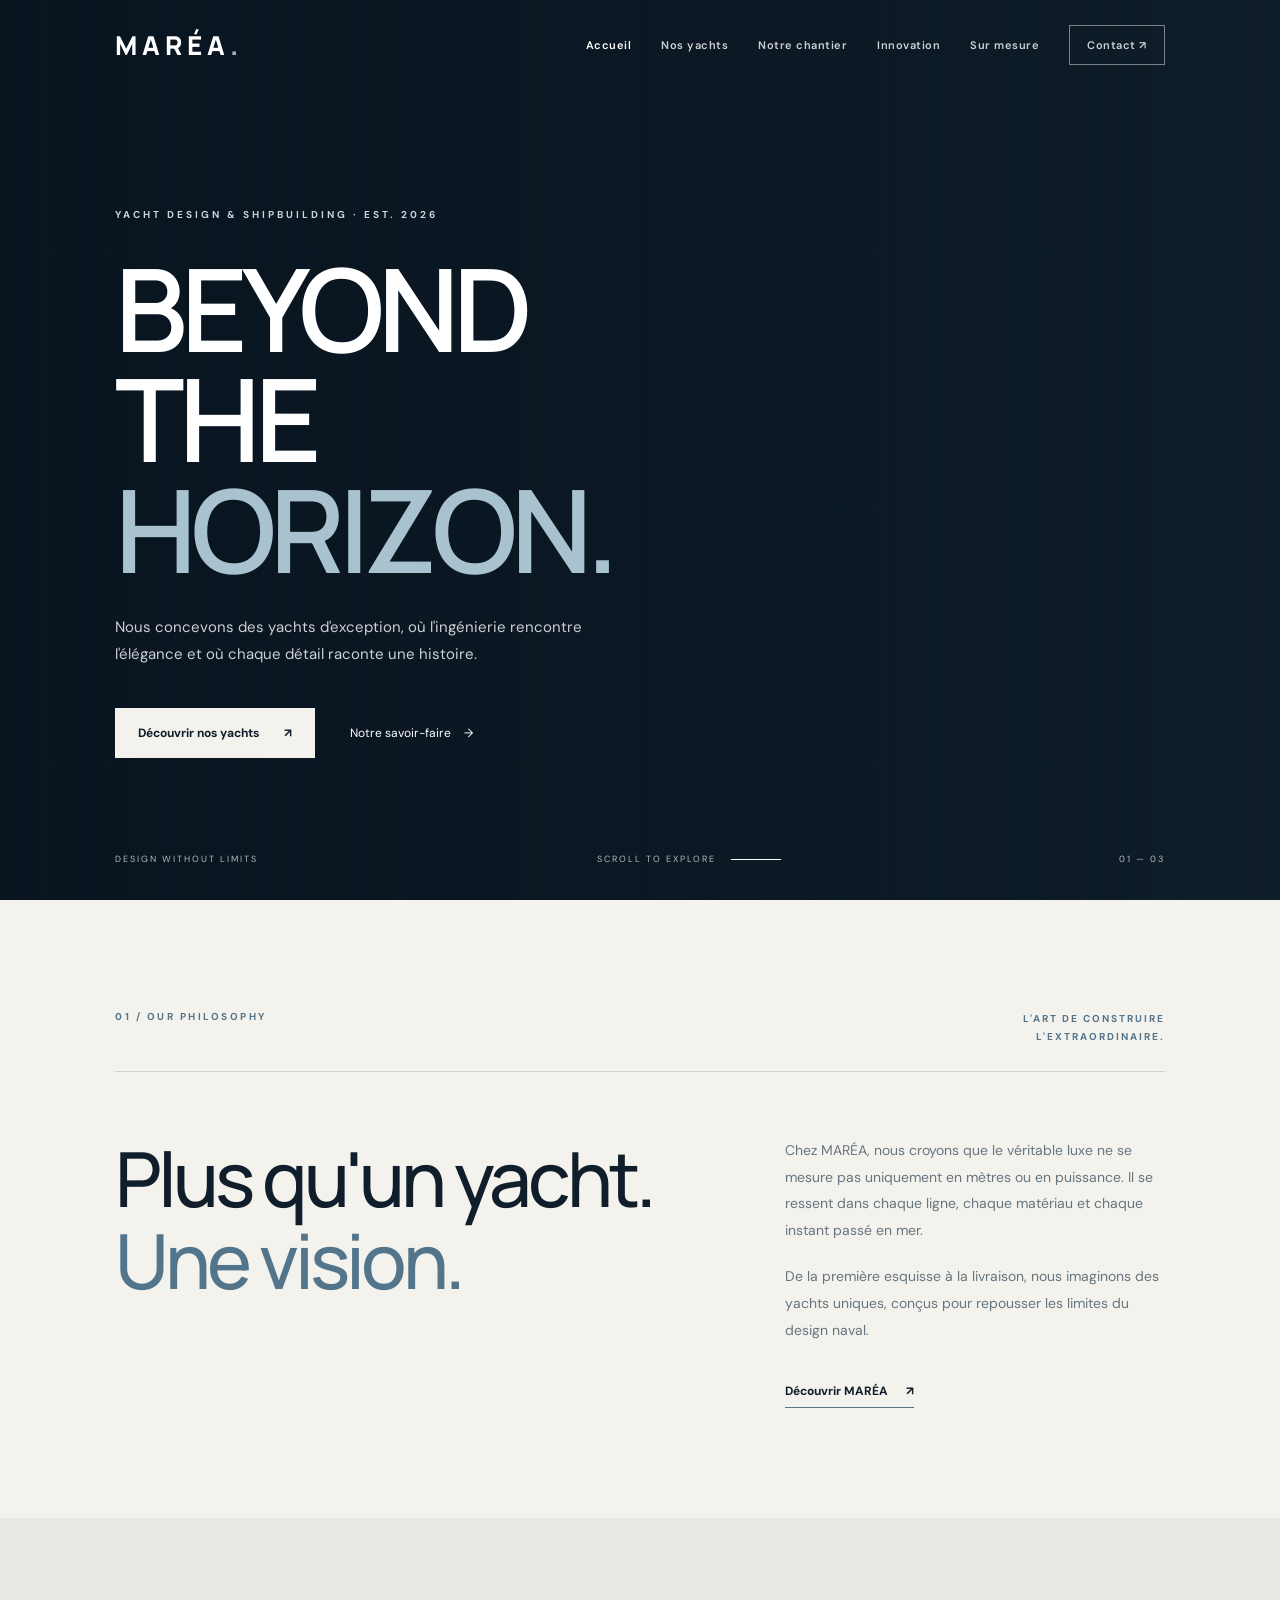
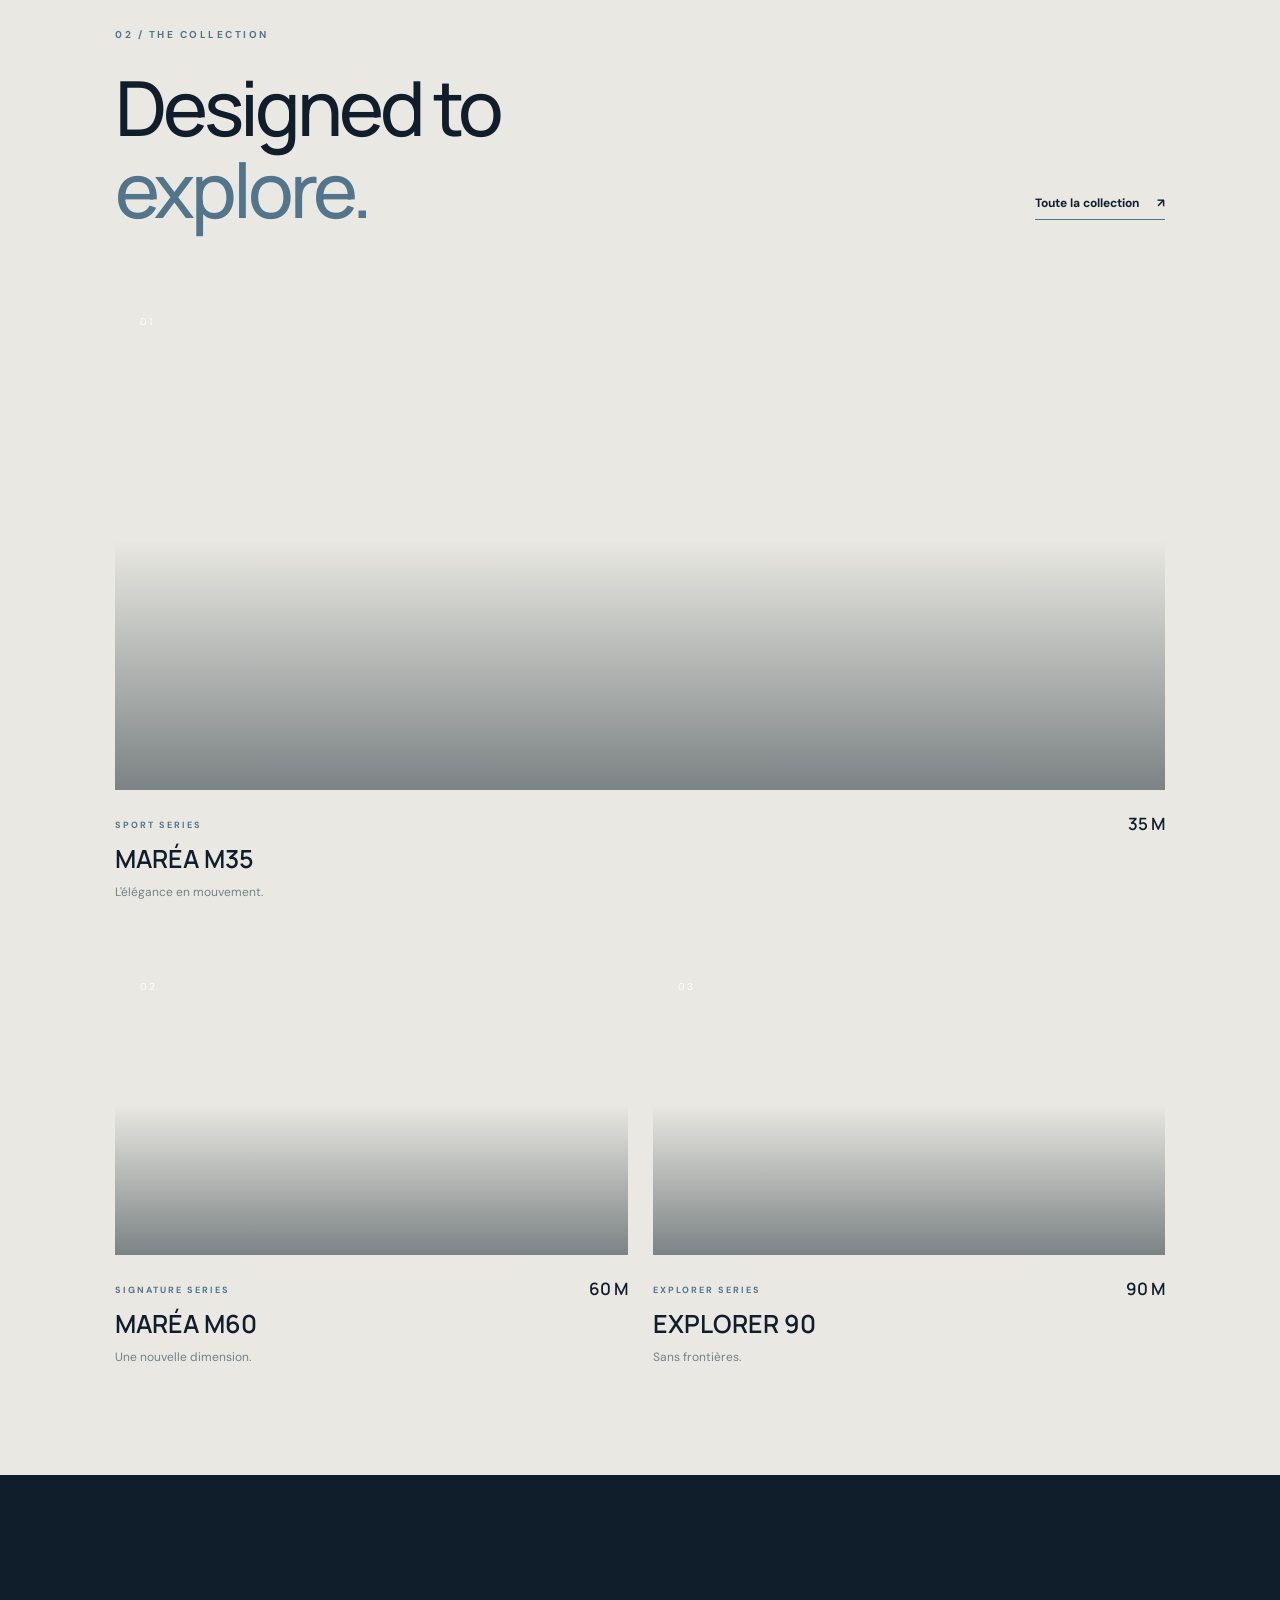
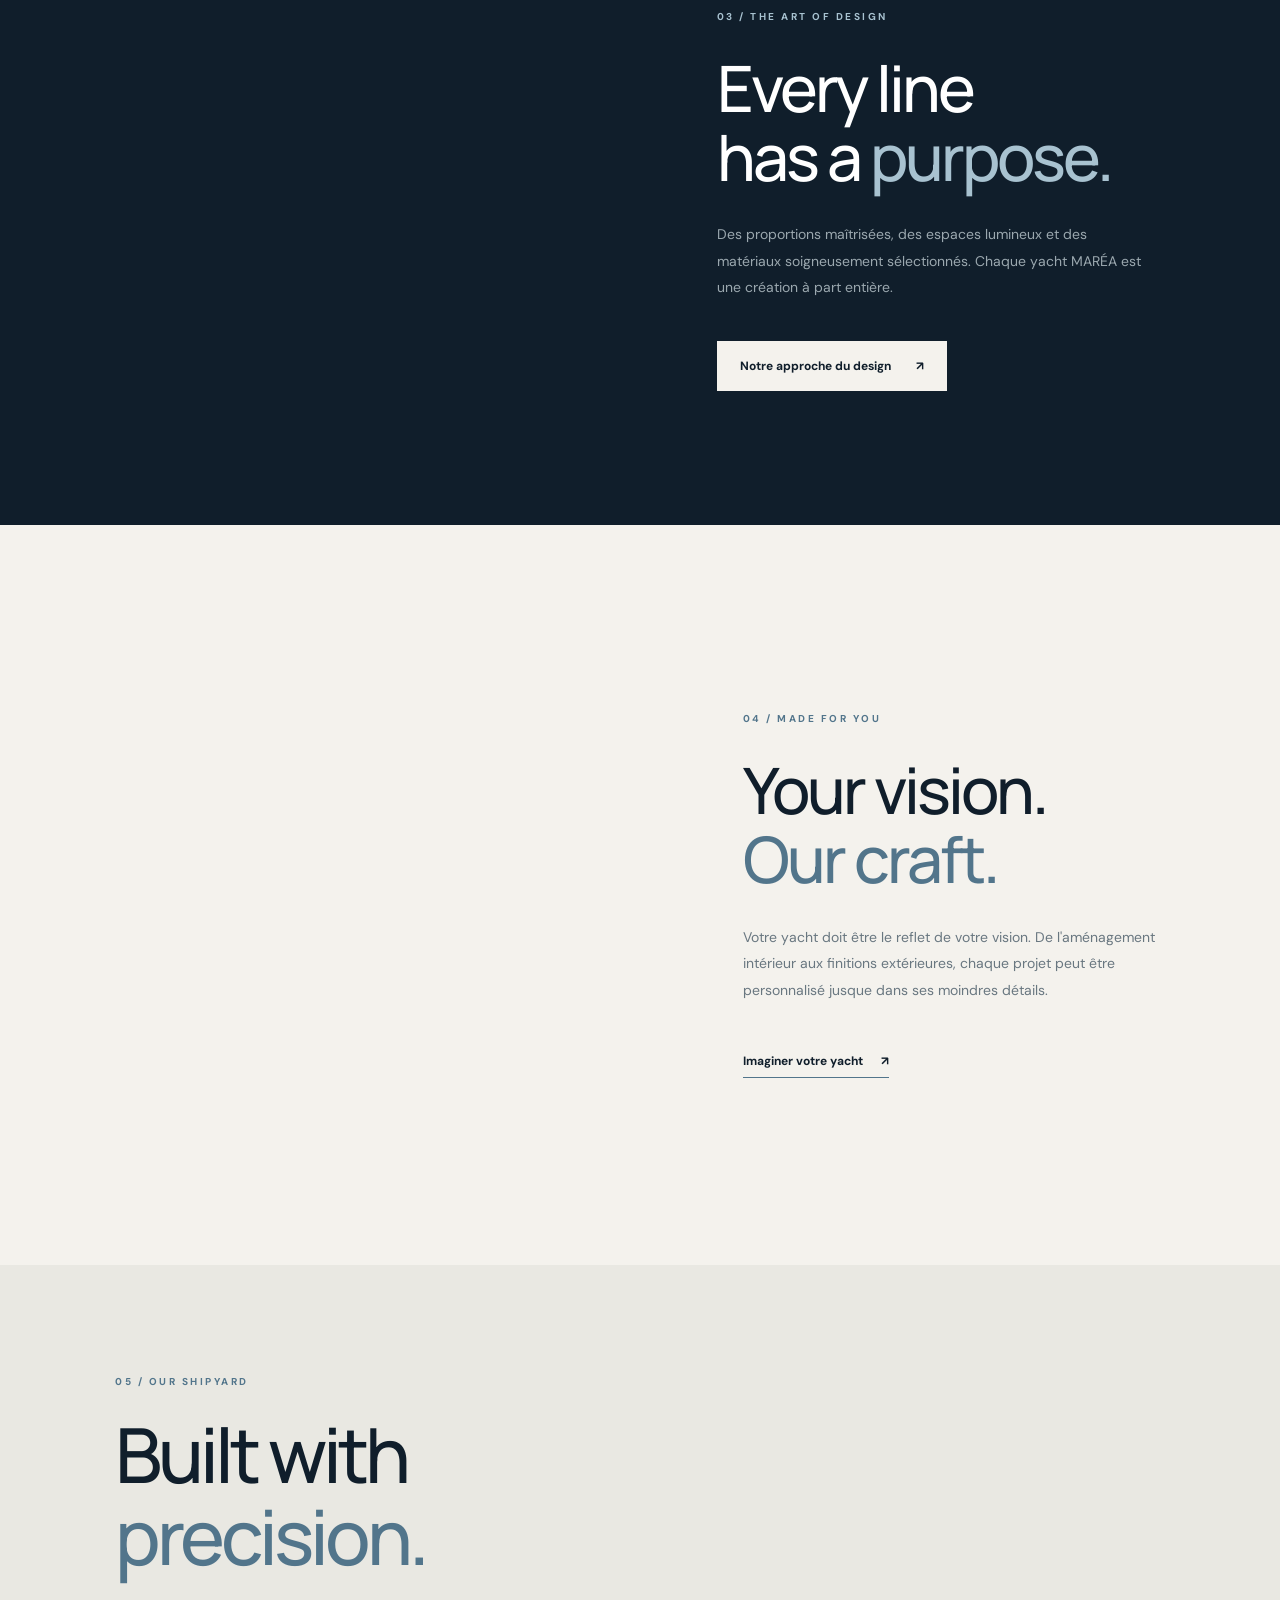
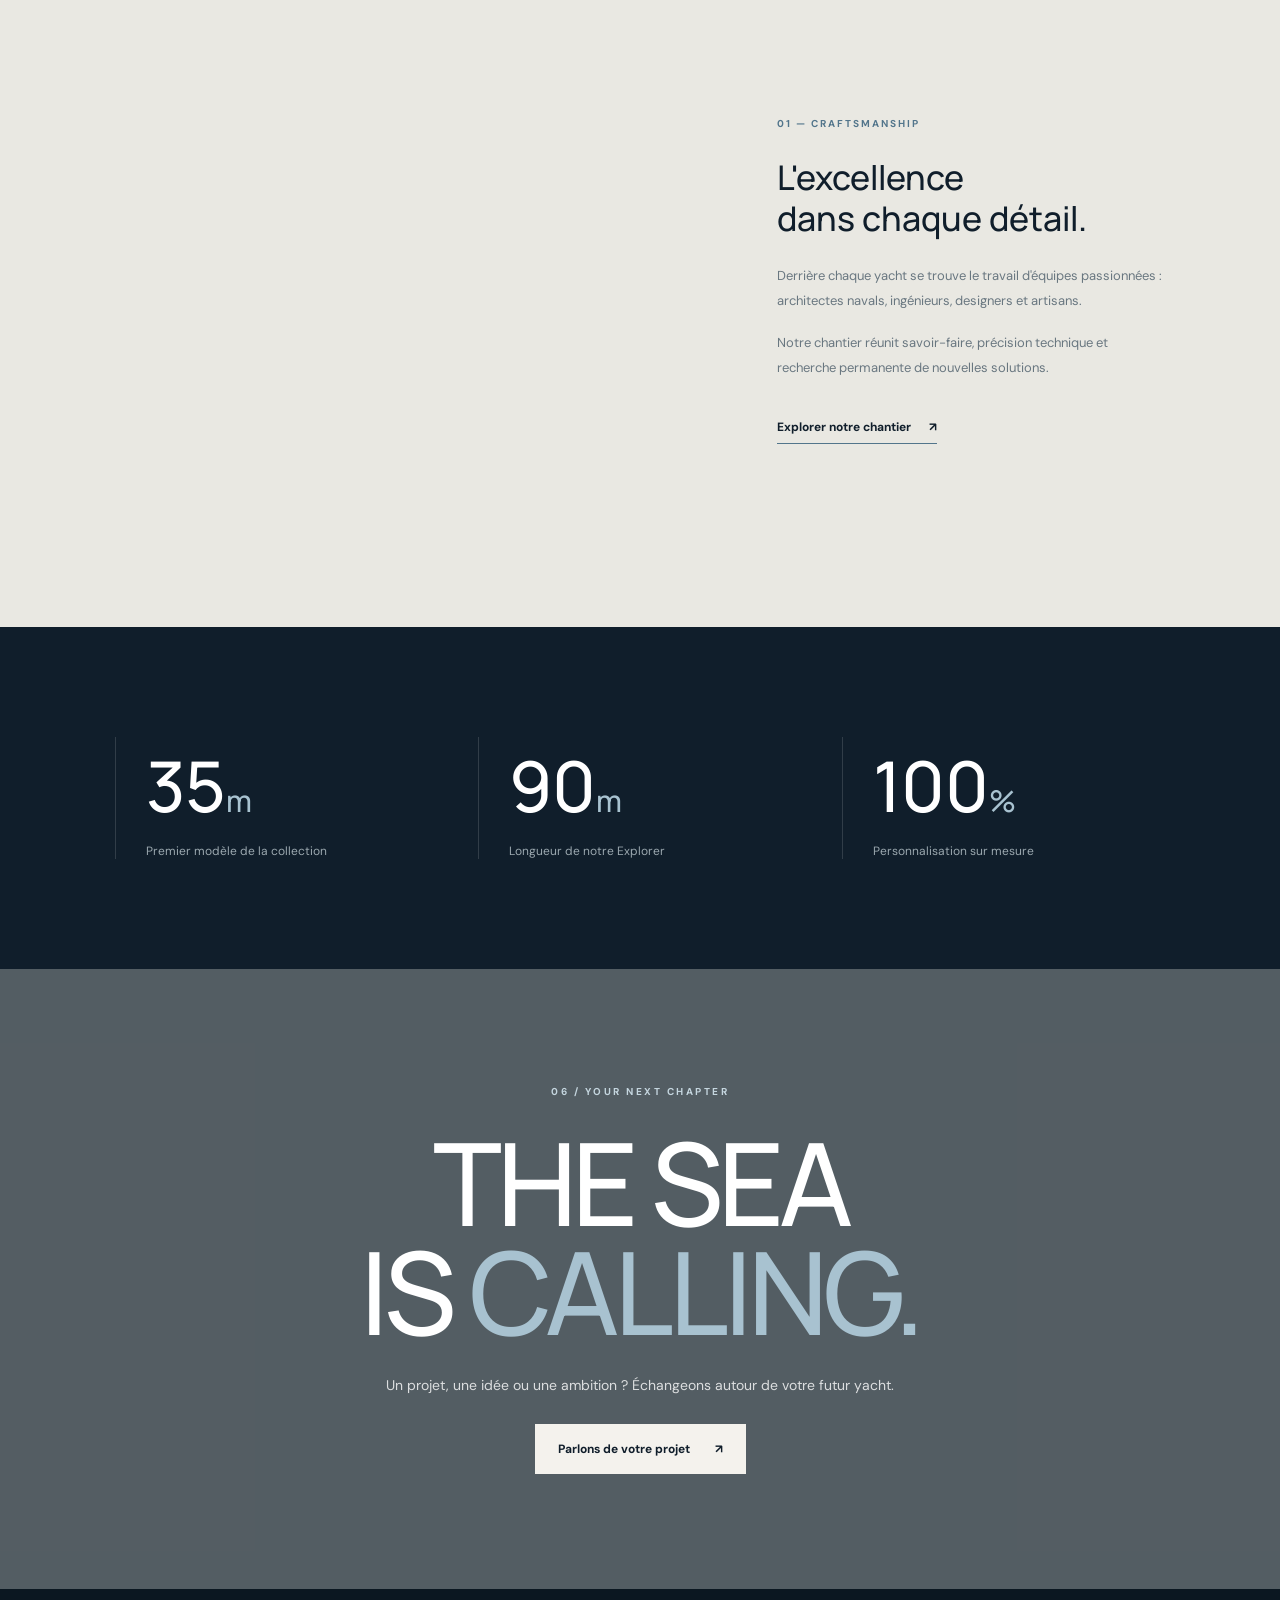
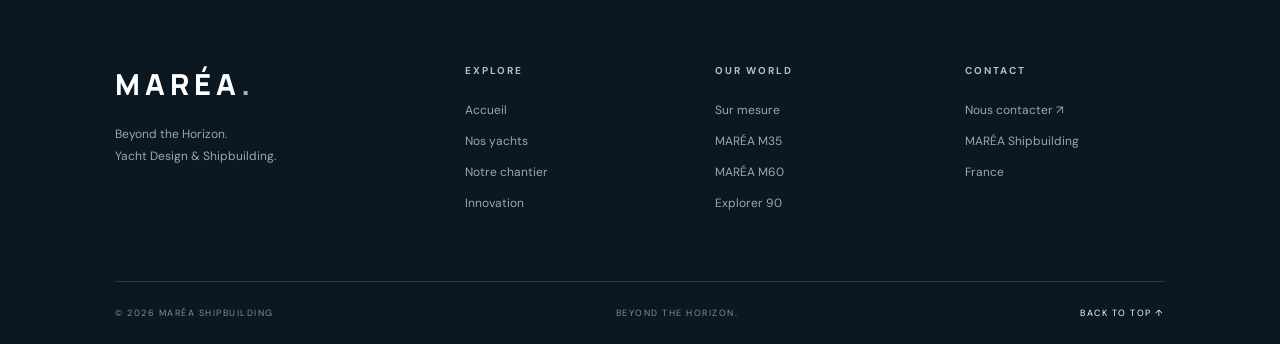
<file: index.html>
<!DOCTYPE html>
<html lang="fr">
<head>
    <meta charset="UTF-8">
    <meta name="viewport" content="width=device-width, initial-scale=1.0">

    <title>MARÉA — Beyond the Horizon</title>
    <meta name="description" content="MARÉA, constructeur de yachts de luxe sur mesure. L'élégance navale repensée.">

    <link rel="stylesheet" href="style.css">

    <link rel="preconnect" href="https://fonts.googleapis.com">
    <link rel="preconnect" href="https://fonts.gstatic.com" crossorigin>

    <link href="https://fonts.googleapis.com/css2?family=DM+Sans:wght@400;500;600;700&family=Manrope:wght@300;400;500;600;700;800&display=swap" rel="stylesheet">
</head>

<body>

<!-- ================= HEADER ================= -->

<header class="header" id="header">

    <a href="index.html" class="logo">
        MARÉA<span>.</span>
    </a>

    <button class="menu-toggle" id="menuToggle" aria-label="Ouvrir le menu">
        <span></span>
        <span></span>
    </button>

    <nav class="nav" id="nav">
        <a href="index.html" class="active">Accueil</a>
        <a href="yachts.html">Nos yachts</a>
        <a href="chantier.html">Notre chantier</a>
        <a href="innovation.html">Innovation</a>
        <a href="personnalisation.html">Sur mesure</a>
        <a href="contact.html" class="nav-contact">Contact ↗</a>
    </nav>

</header>


<main>

<!-- ================= HERO ================= -->

<section class="hero">

    <div class="hero-image"></div>
    <div class="hero-overlay"></div>

    <div class="hero-content">

        <span class="hero-eyebrow">
            YACHT DESIGN & SHIPBUILDING · EST. 2026
        </span>

        <h1>
            BEYOND<br>
            THE <span>HORIZON.</span>
        </h1>

        <p>
            Nous concevons des yachts d'exception,
            où l'ingénierie rencontre l'élégance
            et où chaque détail raconte une histoire.
        </p>

        <div class="hero-actions">
            <a href="yachts.html" class="btn-light">
                Découvrir nos yachts <span>↗</span>
            </a>

            <a href="chantier.html" class="hero-secondary">
                Notre savoir-faire <span>→</span>
            </a>
        </div>

    </div>

    <div class="hero-bottom">

        <span>DESIGN WITHOUT LIMITS</span>

        <div class="hero-scroll">
            <span>SCROLL TO EXPLORE</span>
            <div class="scroll-line"></div>
        </div>

        <span>01 — 03</span>

    </div>

</section>


<!-- ================= INTRODUCTION ================= -->

<section class="intro section-padding">

    <div class="intro-top reveal">

        <span class="section-label">01 / OUR PHILOSOPHY</span>

        <span class="intro-small">
            L'ART DE CONSTRUIRE<br>
            L'EXTRAORDINAIRE.
        </span>

    </div>

    <div class="intro-content reveal">

        <h2>
            Plus qu'un yacht.<br>
            <span>Une vision.</span>
        </h2>

        <div class="intro-text">

            <p>
                Chez MARÉA, nous croyons que le véritable luxe
                ne se mesure pas uniquement en mètres ou en puissance.
                Il se ressent dans chaque ligne, chaque matériau
                et chaque instant passé en mer.
            </p>

            <p>
                De la première esquisse à la livraison,
                nous imaginons des yachts uniques, conçus
                pour repousser les limites du design naval.
            </p>

            <a href="chantier.html" class="text-link">
                Découvrir MARÉA <span>↗</span>
            </a>

        </div>

    </div>

</section>


<!-- ================= FLEET ================= -->

<section class="fleet section-padding">

    <div class="section-heading reveal">

        <div>
            <span class="section-label">02 / THE COLLECTION</span>

            <h2>
                Designed to<br>
                <span>explore.</span>
            </h2>
        </div>

        <a href="yachts.html" class="text-link">
            Toute la collection <span>↗</span>
        </a>

    </div>


    <div class="fleet-grid">

        <!-- M35 -->

        <article class="yacht-card yacht-card-large reveal">

            <a href="m35.html" class="yacht-image yacht-m35">
                <span class="yacht-number">01</span>
                <span class="yacht-discover">DISCOVER ↗</span>
            </a>

            <div class="yacht-info">

                <div>
                    <span class="yacht-type">SPORT SERIES</span>
                    <h3>MARÉA M35</h3>
                    <p>L'élégance en mouvement.</p>
                </div>

                <span class="yacht-length">35 M</span>

            </div>

        </article>


        <!-- M60 -->

        <article class="yacht-card reveal">

            <a href="m60.html" class="yacht-image yacht-m60">
                <span class="yacht-number">02</span>
                <span class="yacht-discover">DISCOVER ↗</span>
            </a>

            <div class="yacht-info">

                <div>
                    <span class="yacht-type">SIGNATURE SERIES</span>
                    <h3>MARÉA M60</h3>
                    <p>Une nouvelle dimension.</p>
                </div>

                <span class="yacht-length">60 M</span>

            </div>

        </article>


        <!-- EXPLORER -->

        <article class="yacht-card reveal">

            <a href="explorer.html" class="yacht-image yacht-explorer">
                <span class="yacht-number">03</span>
                <span class="yacht-discover">DISCOVER ↗</span>
            </a>

            <div class="yacht-info">

                <div>
                    <span class="yacht-type">EXPLORER SERIES</span>
                    <h3>EXPLORER 90</h3>
                    <p>Sans frontières.</p>
                </div>

                <span class="yacht-length">90 M</span>

            </div>

        </article>

    </div>

</section>


<!-- ================= DESIGN SECTION ================= -->

<section class="design-section">

    <div class="design-image"></div>

    <div class="design-content reveal">

        <span class="section-label">03 / THE ART OF DESIGN</span>

        <h2>
            Every line<br>
            has a <span>purpose.</span>
        </h2>

        <p>
            Des proportions maîtrisées, des espaces
            lumineux et des matériaux soigneusement sélectionnés.
            Chaque yacht MARÉA est une création à part entière.
        </p>

        <a href="innovation.html" class="btn-light">
            Notre approche du design <span>↗</span>
        </a>

    </div>

</section>


<!-- ================= CUSTOMIZATION ================= -->

<section class="custom section-padding">

    <div class="custom-image reveal"></div>

    <div class="custom-content reveal">

        <span class="section-label">04 / MADE FOR YOU</span>

        <h2>
            Your vision.<br>
            <span>Our craft.</span>
        </h2>

        <p>
            Votre yacht doit être le reflet de votre vision.
            De l'aménagement intérieur aux finitions extérieures,
            chaque projet peut être personnalisé jusque dans
            ses moindres détails.
        </p>

        <a href="personnalisation.html" class="text-link">
            Imaginer votre yacht <span>↗</span>
        </a>

    </div>

</section>


<!-- ================= SHIPYARD ================= -->

<section class="shipyard section-padding">

    <div class="shipyard-heading reveal">

        <span class="section-label">05 / OUR SHIPYARD</span>

        <h2>
            Built with<br>
            <span>precision.</span>
        </h2>

    </div>

    <div class="shipyard-grid">

        <div class="shipyard-image reveal"></div>

        <div class="shipyard-text reveal">

            <span class="shipyard-index">01 — CRAFTSMANSHIP</span>

            <h3>
                L'excellence<br>
                dans chaque détail.
            </h3>

            <p>
                Derrière chaque yacht se trouve le travail
                d'équipes passionnées : architectes navals,
                ingénieurs, designers et artisans.
            </p>

            <p>
                Notre chantier réunit savoir-faire,
                précision technique et recherche permanente
                de nouvelles solutions.
            </p>

            <a href="chantier.html" class="text-link">
                Explorer notre chantier <span>↗</span>
            </a>

        </div>

    </div>

</section>


<!-- ================= NUMBERS ================= -->

<section class="numbers section-padding">

    <div class="number-item reveal">
        <strong>35<span>m</span></strong>
        <p>Premier modèle de la collection</p>
    </div>

    <div class="number-item reveal">
        <strong>90<span>m</span></strong>
        <p>Longueur de notre Explorer</p>
    </div>

    <div class="number-item reveal">
        <strong>100<span>%</span></strong>
        <p>Personnalisation sur mesure</p>
    </div>

</section>


<!-- ================= CTA ================= -->

<section class="final-cta">

    <div class="final-cta-image"></div>
    <div class="final-cta-overlay"></div>

    <div class="final-cta-content reveal">

        <span class="section-label">06 / YOUR NEXT CHAPTER</span>

        <h2>
            THE SEA<br>
            IS <span>CALLING.</span>
        </h2>

        <p>
            Un projet, une idée ou une ambition ?
            Échangeons autour de votre futur yacht.
        </p>

        <a href="contact.html" class="btn-light">
            Parlons de votre projet <span>↗</span>
        </a>

    </div>

</section>

</main>


<!-- ================= FOOTER ================= -->

<footer class="footer">

    <div class="footer-main">

        <div class="footer-brand">

            <a href="index.html" class="footer-logo">
                MARÉA<span>.</span>
            </a>

            <p>
                Beyond the Horizon.<br>
                Yacht Design & Shipbuilding.
            </p>

        </div>


        <div class="footer-column">

            <h4>EXPLORE</h4>

            <a href="index.html">Accueil</a>
            <a href="yachts.html">Nos yachts</a>
            <a href="chantier.html">Notre chantier</a>
            <a href="innovation.html">Innovation</a>

        </div>


        <div class="footer-column">

            <h4>OUR WORLD</h4>

            <a href="personnalisation.html">Sur mesure</a>
            <a href="m35.html">MARÉA M35</a>
            <a href="m60.html">MARÉA M60</a>
            <a href="explorer.html">Explorer 90</a>

        </div>


        <div class="footer-column">

            <h4>CONTACT</h4>

            <a href="contact.html">Nous contacter ↗</a>
            <span>MARÉA Shipbuilding</span>
            <span>France</span>

        </div>

    </div>


    <div class="footer-bottom">

        <span>© <span id="year"></span> MARÉA SHIPBUILDING</span>

        <span>BEYOND THE HORIZON.</span>

        <a href="#">BACK TO TOP ↑</a>

    </div>

</footer>


<!-- ================= JAVASCRIPT ================= -->

<script>

    // Année automatique

    document.getElementById("year").textContent =
        new Date().getFullYear();


    // Menu mobile

    const menuToggle = document.getElementById("menuToggle");
    const nav = document.getElementById("nav");

    menuToggle.addEventListener("click", () => {

        nav.classList.toggle("open");
        menuToggle.classList.toggle("active");

    });


    nav.querySelectorAll("a").forEach(link => {

        link.addEventListener("click", () => {

            nav.classList.remove("open");
            menuToggle.classList.remove("active");

        });

    });


    // Header au scroll

    const header = document.getElementById("header");

    window.addEventListener("scroll", () => {

        header.classList.toggle("scrolled", window.scrollY > 50);

    });


    // Animations au défilement

    const observer = new IntersectionObserver((entries) => {

        entries.forEach(entry => {

            if (entry.isIntersecting) {

                entry.target.classList.add("visible");
                observer.unobserve(entry.target);

            }

        });

    }, {
        threshold: 0.12
    });


    document.querySelectorAll(".reveal").forEach(element => {

        observer.observe(element);

    });

</script>

</body>
</html>
</file>
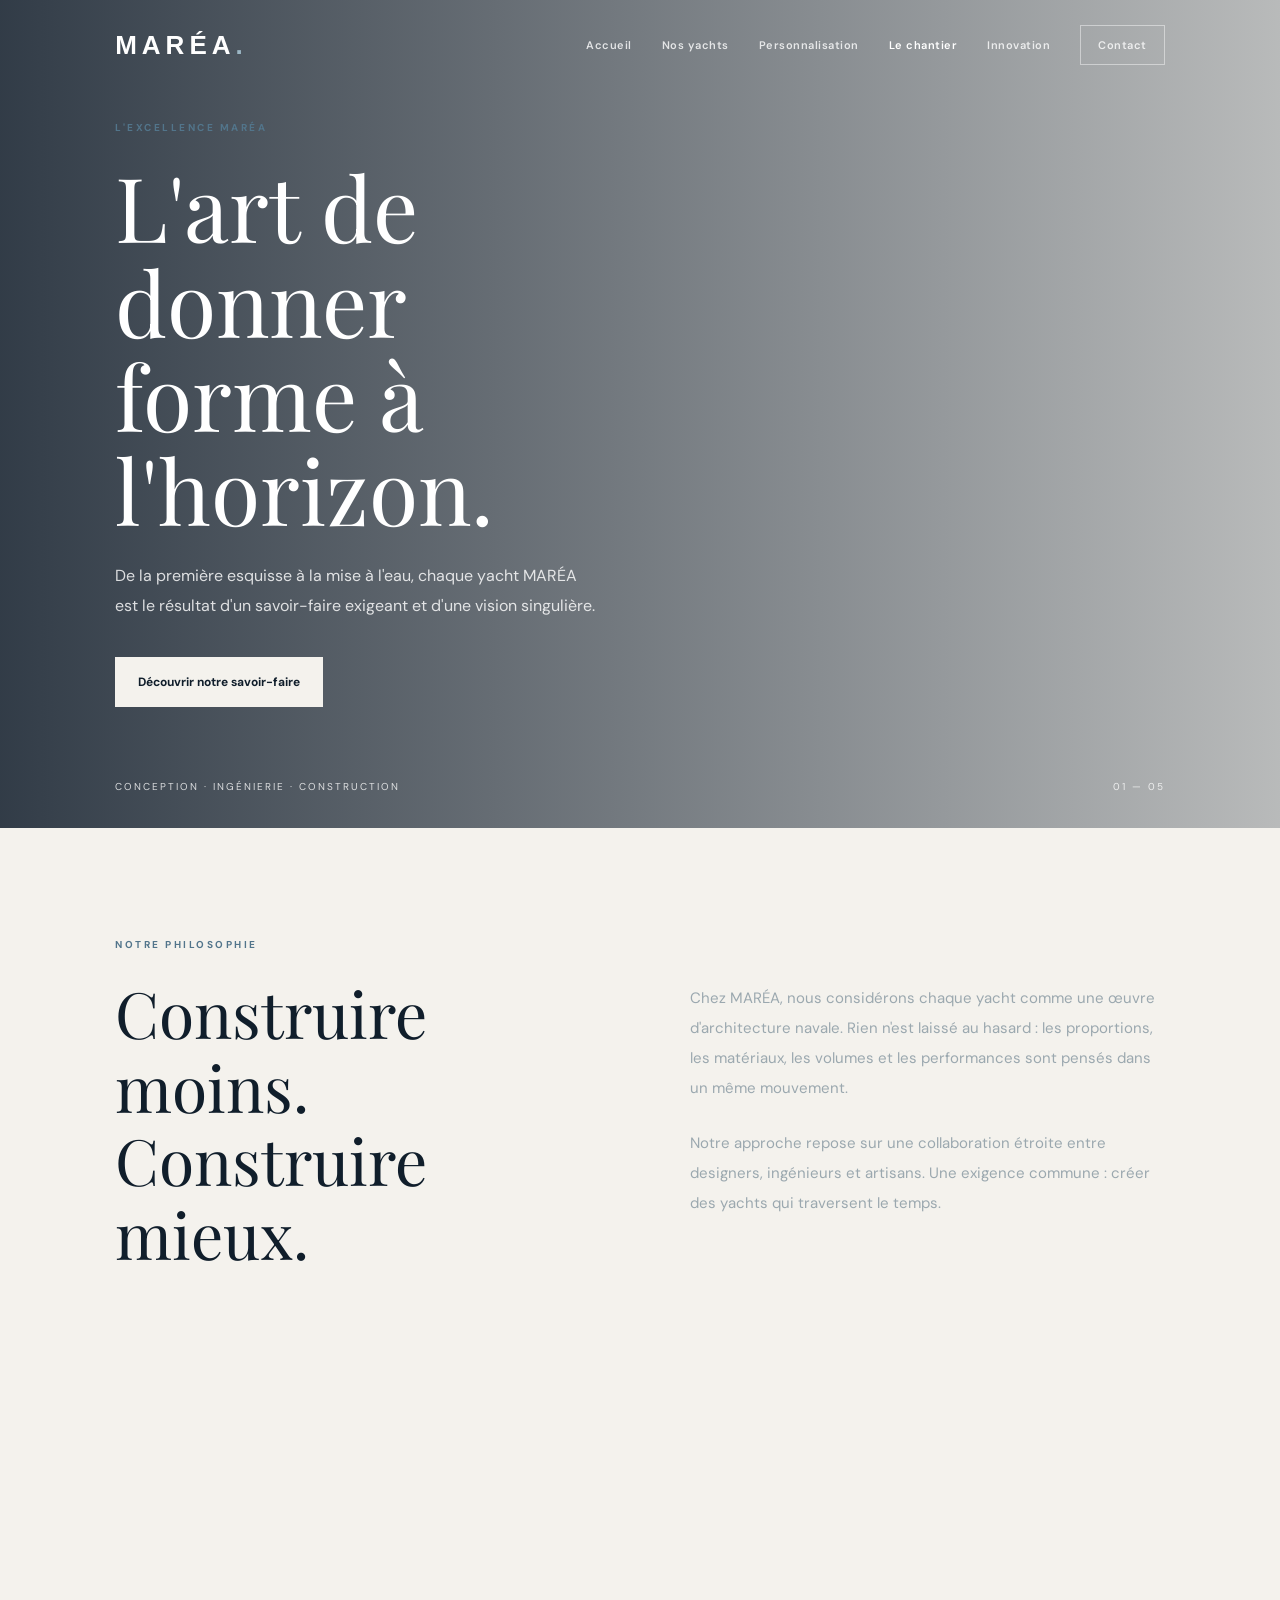
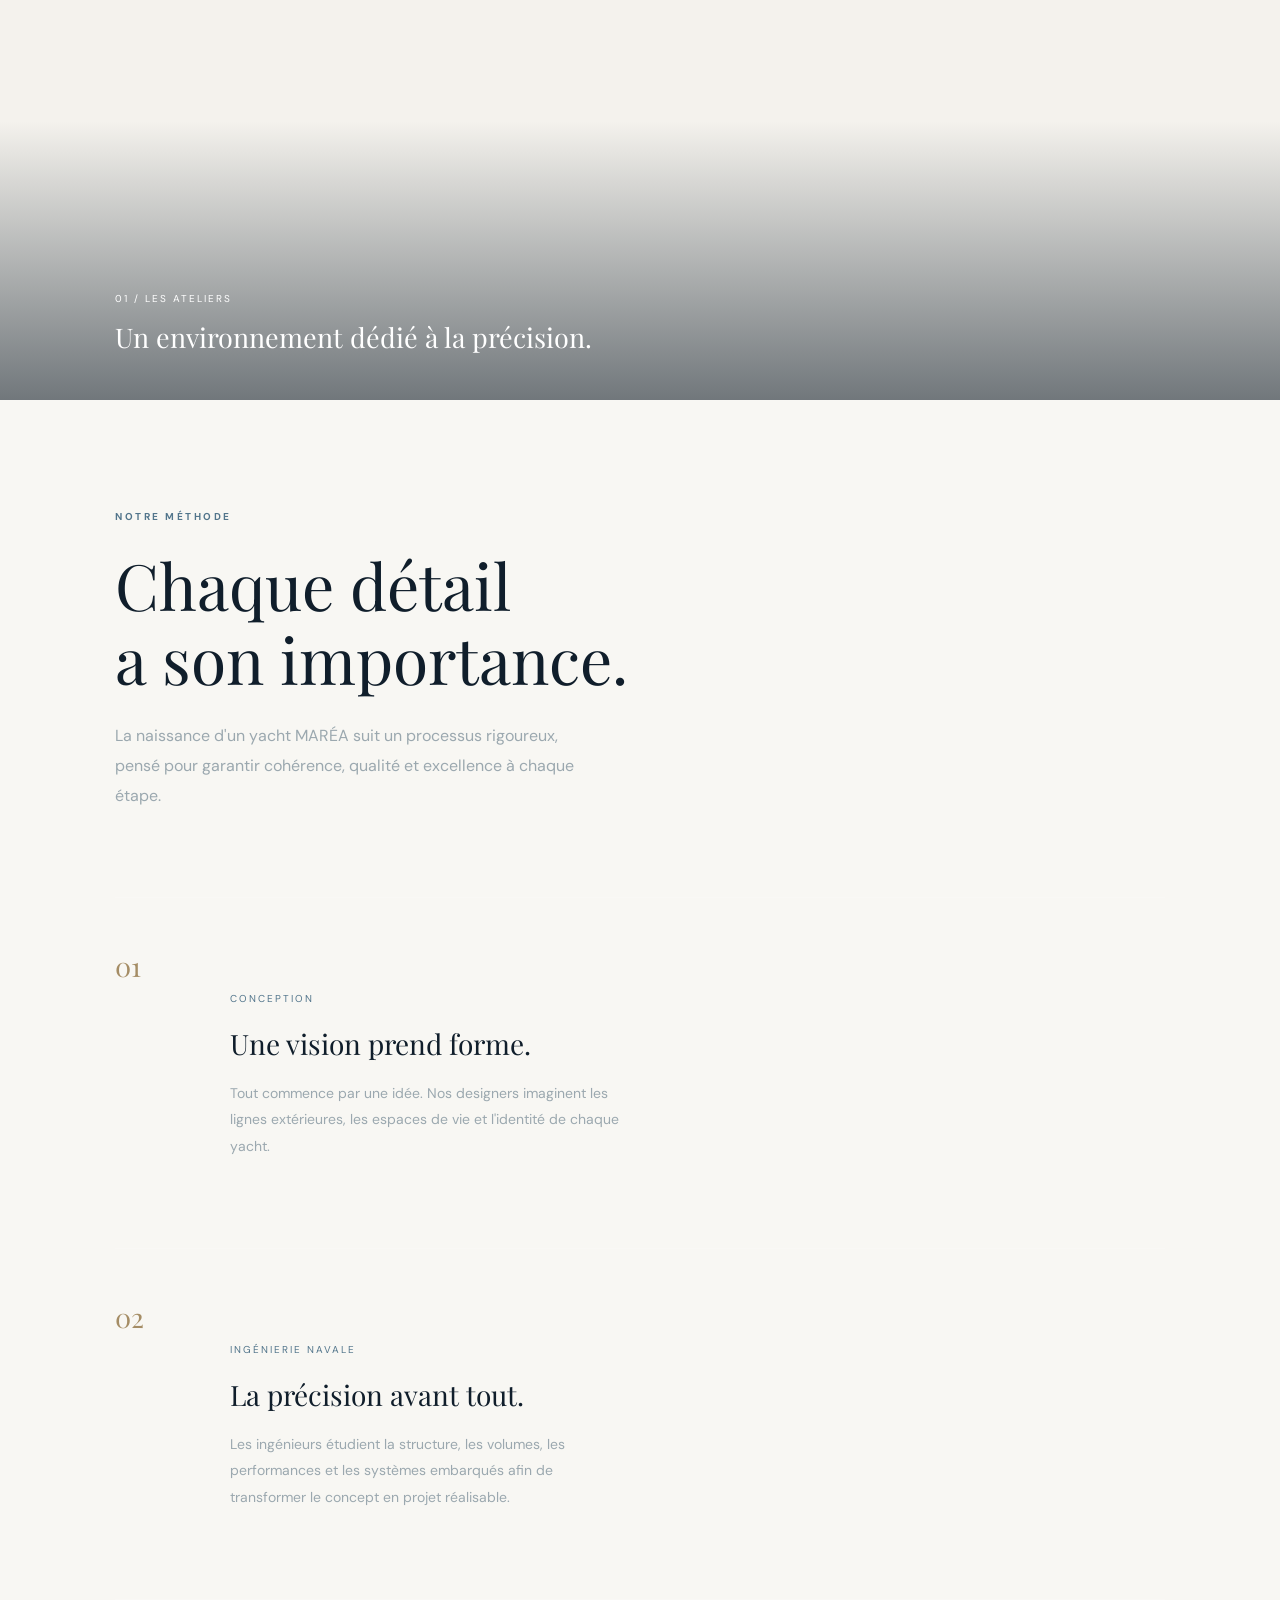
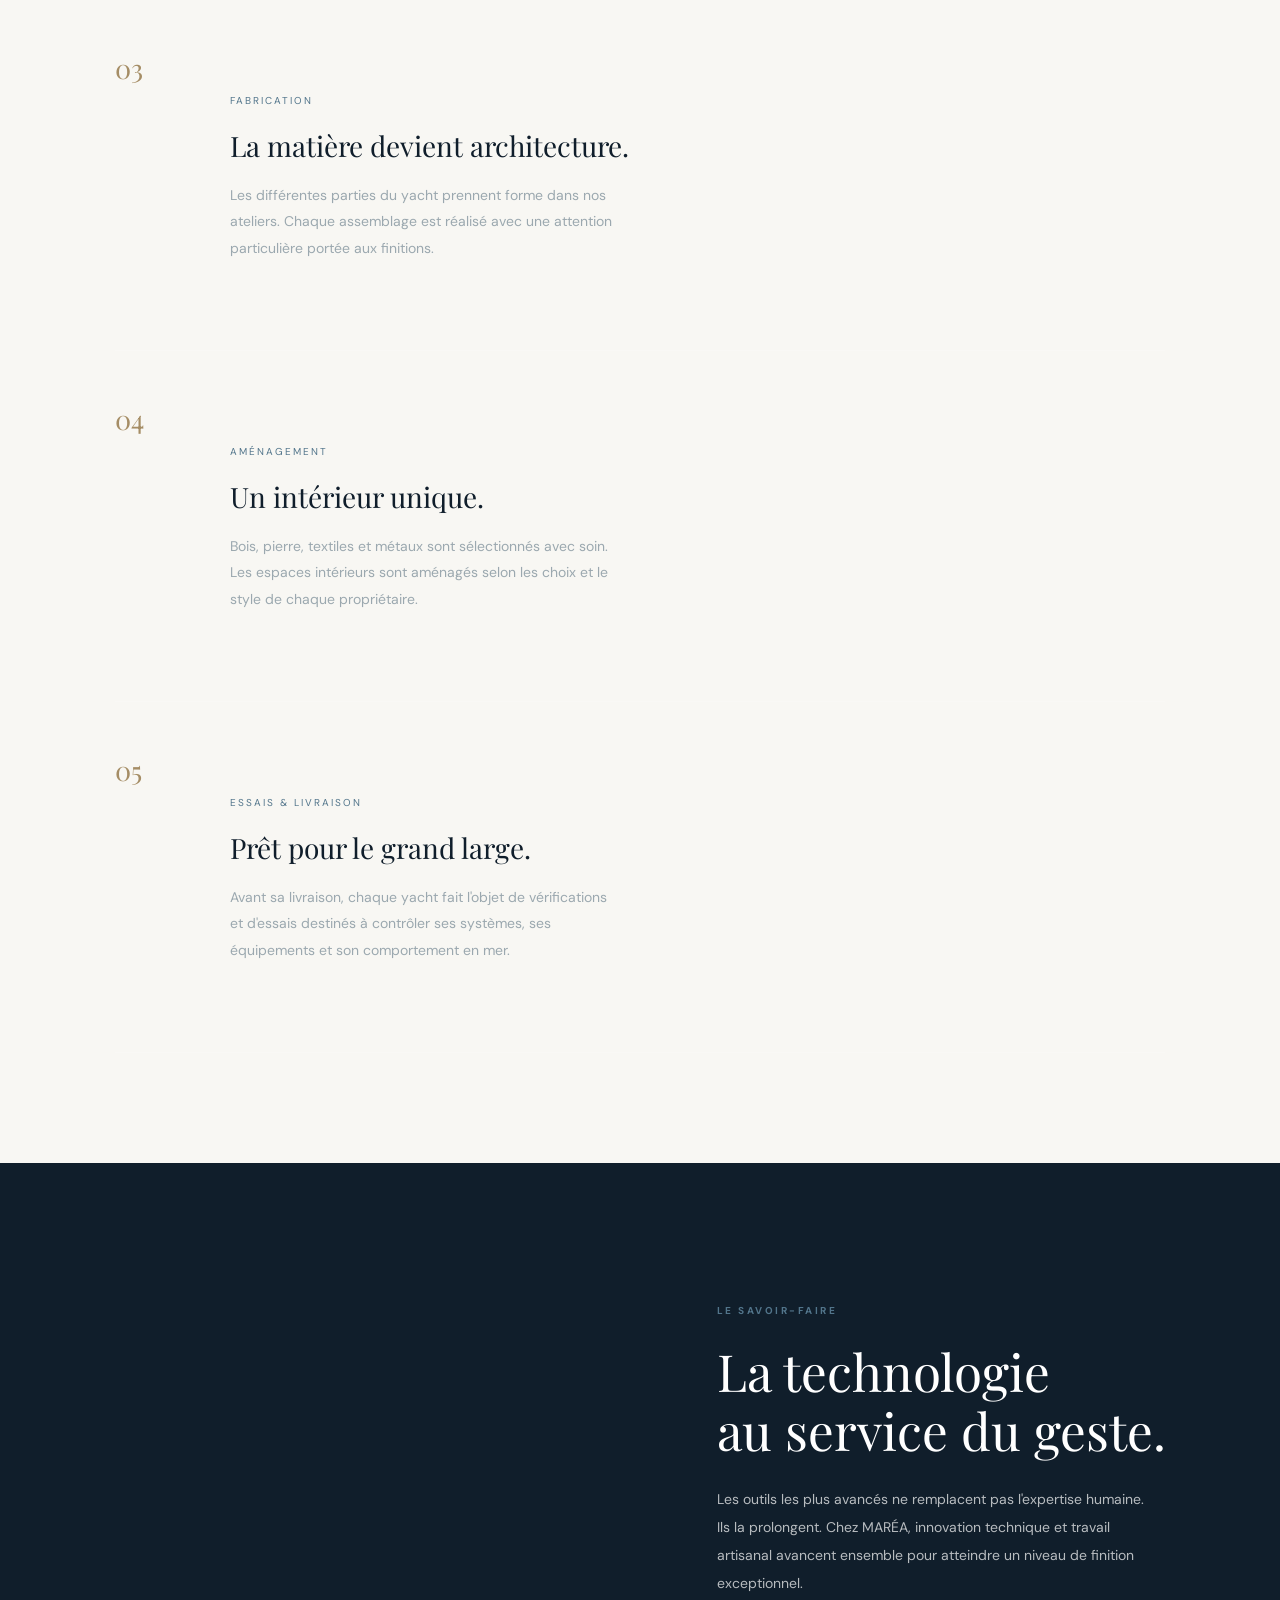
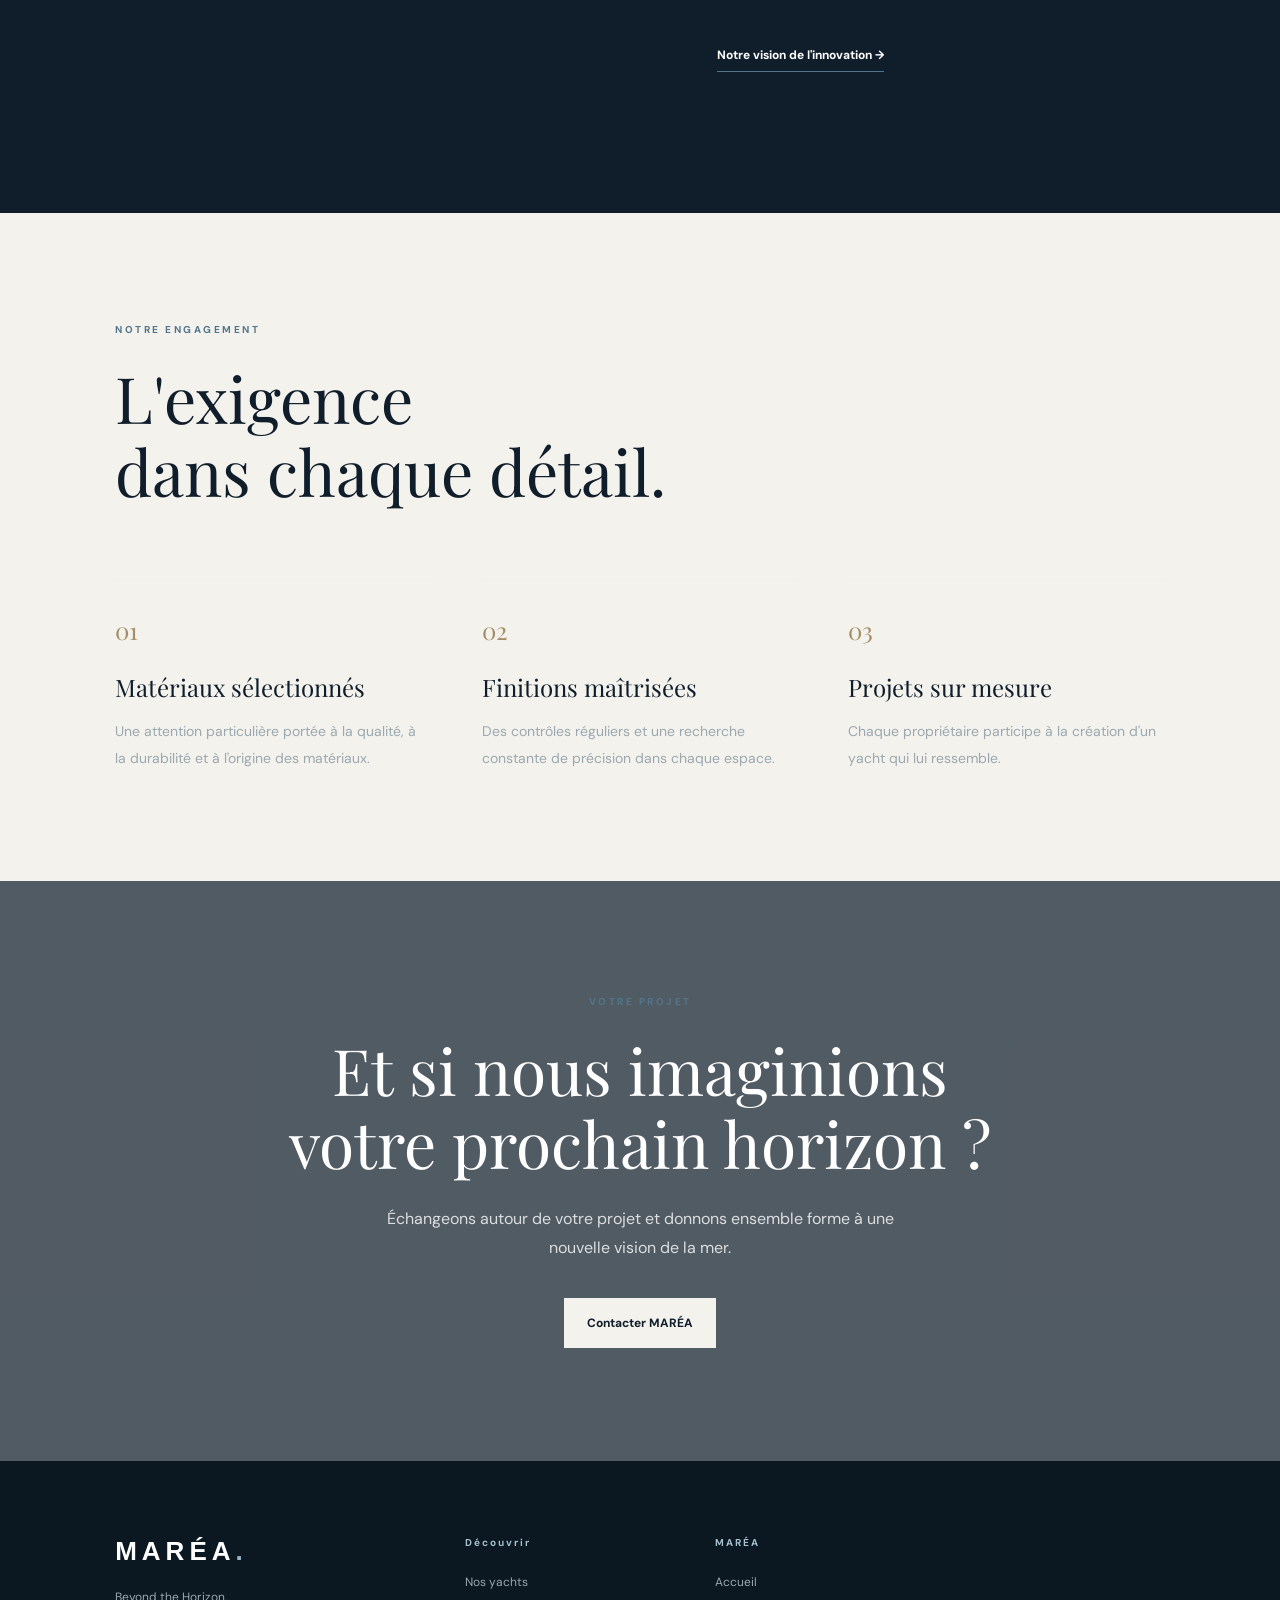
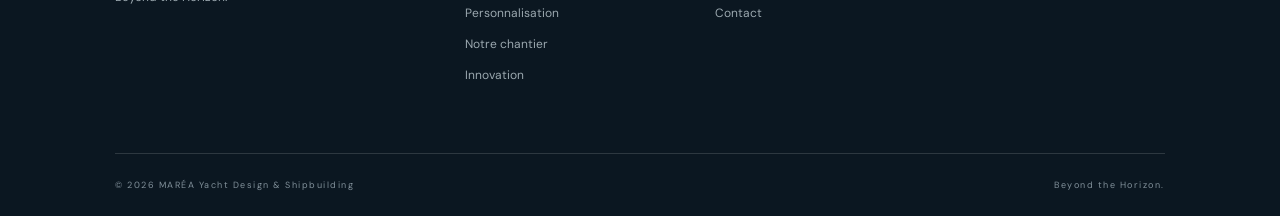
<file: chntier.html>
<!DOCTYPE html>
<html lang="fr">
<head>
    <meta charset="UTF-8">
    <meta name="viewport" content="width=device-width, initial-scale=1.0">
    <title>Notre chantier naval | MARÉA</title>
    <link rel="stylesheet" href="style.css">
    <link rel="preconnect" href="https://fonts.googleapis.com">
    <link rel="preconnect" href="https://fonts.gstatic.com" crossorigin>
    <link href="https://fonts.googleapis.com/css2?family=DM+Sans:wght@400;500;600;700&family=Playfair+Display:wght@400;500;600&display=swap" rel="stylesheet">
</head>

<body>

<!-- HEADER -->
<header class="header">
    <a href="index.html" class="logo">MARÉA<span>.</span></a>

    <button class="menu-toggle" aria-label="Ouvrir le menu">
        <span></span>
        <span></span>
    </button>

    <nav class="nav">
        <a href="index.html">Accueil</a>
        <a href="yachts.html">Nos yachts</a>
        <a href="personnalisation.html">Personnalisation</a>
        <a href="chantier.html" class="active">Le chantier</a>
        <a href="innovation.html">Innovation</a>
        <a href="contact.html" class="nav-contact">Contact</a>
    </nav>
</header>


<main>

    <!-- HERO -->
    <section class="chantier-hero">
        <div class="chantier-hero-overlay"></div>

        <div class="chantier-hero-content">
            <span class="section-label">L'EXCELLENCE MARÉA</span>

            <h1>L'art de donner<br>forme à l'horizon.</h1>

            <p>
                De la première esquisse à la mise à l'eau,
                chaque yacht MARÉA est le résultat d'un savoir-faire
                exigeant et d'une vision singulière.
            </p>

            <a href="#processus" class="btn-light">
                Découvrir notre savoir-faire
            </a>
        </div>

        <div class="chantier-hero-bottom">
            <span>CONCEPTION · INGÉNIERIE · CONSTRUCTION</span>
            <span>01 — 05</span>
        </div>
    </section>


    <!-- INTRODUCTION -->
    <section class="section-padding chantier-intro">
        <div class="chantier-intro-left reveal">
            <span class="section-label">NOTRE PHILOSOPHIE</span>
            <h2>Construire moins.<br>Construire mieux.</h2>
        </div>

        <div class="chantier-intro-right reveal">
            <p>
                Chez MARÉA, nous considérons chaque yacht comme une
                œuvre d'architecture navale. Rien n'est laissé au hasard :
                les proportions, les matériaux, les volumes et les
                performances sont pensés dans un même mouvement.
            </p>

            <p>
                Notre approche repose sur une collaboration étroite
                entre designers, ingénieurs et artisans. Une exigence
                commune : créer des yachts qui traversent le temps.
            </p>
        </div>
    </section>


    <!-- IMAGE CHANTIER -->
    <section class="chantier-wide-image">
        <div class="chantier-image-caption">
            <span>01 / LES ATELIERS</span>
            <p>Un environnement dédié à la précision.</p>
        </div>
    </section>


    <!-- PROCESSUS -->
    <section class="section-padding chantier-process" id="processus">

        <div class="chantier-section-heading reveal">
            <span class="section-label">NOTRE MÉTHODE</span>
            <h2>Chaque détail<br>a son importance.</h2>
            <p>
                La naissance d'un yacht MARÉA suit un processus
                rigoureux, pensé pour garantir cohérence, qualité
                et excellence à chaque étape.
            </p>
        </div>

        <div class="chantier-steps">

            <article class="chantier-step reveal">
                <div class="chantier-step-number">01</div>
                <div class="chantier-step-content">
                    <span>CONCEPTION</span>
                    <h3>Une vision prend forme.</h3>
                    <p>
                        Tout commence par une idée. Nos designers
                        imaginent les lignes extérieures, les espaces
                        de vie et l'identité de chaque yacht.
                    </p>
                </div>
                <div class="chantier-step-image step-image-1"></div>
            </article>

            <article class="chantier-step reveal">
                <div class="chantier-step-number">02</div>
                <div class="chantier-step-content">
                    <span>INGÉNIERIE NAVALE</span>
                    <h3>La précision avant tout.</h3>
                    <p>
                        Les ingénieurs étudient la structure,
                        les volumes, les performances et les
                        systèmes embarqués afin de transformer
                        le concept en projet réalisable.
                    </p>
                </div>
                <div class="chantier-step-image step-image-2"></div>
            </article>

            <article class="chantier-step reveal">
                <div class="chantier-step-number">03</div>
                <div class="chantier-step-content">
                    <span>FABRICATION</span>
                    <h3>La matière devient architecture.</h3>
                    <p>
                        Les différentes parties du yacht prennent
                        forme dans nos ateliers. Chaque assemblage
                        est réalisé avec une attention particulière
                        portée aux finitions.
                    </p>
                </div>
                <div class="chantier-step-image step-image-3"></div>
            </article>

            <article class="chantier-step reveal">
                <div class="chantier-step-number">04</div>
                <div class="chantier-step-content">
                    <span>AMÉNAGEMENT</span>
                    <h3>Un intérieur unique.</h3>
                    <p>
                        Bois, pierre, textiles et métaux sont
                        sélectionnés avec soin. Les espaces
                        intérieurs sont aménagés selon les choix
                        et le style de chaque propriétaire.
                    </p>
                </div>
                <div class="chantier-step-image step-image-4"></div>
            </article>

            <article class="chantier-step reveal">
                <div class="chantier-step-number">05</div>
                <div class="chantier-step-content">
                    <span>ESSAIS & LIVRAISON</span>
                    <h3>Prêt pour le grand large.</h3>
                    <p>
                        Avant sa livraison, chaque yacht fait
                        l'objet de vérifications et d'essais
                        destinés à contrôler ses systèmes,
                        ses équipements et son comportement en mer.
                    </p>
                </div>
                <div class="chantier-step-image step-image-5"></div>
            </article>

        </div>
    </section>


    <!-- SAVOIR-FAIRE -->
    <section class="chantier-craft">
        <div class="chantier-craft-image"></div>

        <div class="chantier-craft-content reveal">
            <span class="section-label">LE SAVOIR-FAIRE</span>
            <h2>La technologie<br>au service du geste.</h2>

            <p>
                Les outils les plus avancés ne remplacent pas
                l'expertise humaine. Ils la prolongent.
                Chez MARÉA, innovation technique et travail
                artisanal avancent ensemble pour atteindre
                un niveau de finition exceptionnel.
            </p>

            <a href="innovation.html" class="text-link">
                Notre vision de l'innovation →
            </a>
        </div>
    </section>


    <!-- QUALITÉ -->
    <section class="section-padding chantier-quality">
        <div class="chantier-quality-heading reveal">
            <span class="section-label">NOTRE ENGAGEMENT</span>
            <h2>L'exigence<br>dans chaque détail.</h2>
        </div>

        <div class="chantier-quality-grid">

            <div class="chantier-quality-card reveal">
                <span>01</span>
                <h3>Matériaux sélectionnés</h3>
                <p>
                    Une attention particulière portée à la qualité,
                    à la durabilité et à l'origine des matériaux.
                </p>
            </div>

            <div class="chantier-quality-card reveal">
                <span>02</span>
                <h3>Finitions maîtrisées</h3>
                <p>
                    Des contrôles réguliers et une recherche
                    constante de précision dans chaque espace.
                </p>
            </div>

            <div class="chantier-quality-card reveal">
                <span>03</span>
                <h3>Projets sur mesure</h3>
                <p>
                    Chaque propriétaire participe à la création
                    d'un yacht qui lui ressemble.
                </p>
            </div>

        </div>
    </section>


    <!-- CTA -->
    <section class="chantier-cta">
        <div class="chantier-cta-overlay"></div>

        <div class="chantier-cta-content reveal">
            <span class="section-label">VOTRE PROJET</span>
            <h2>Et si nous imaginions<br>votre prochain horizon ?</h2>
            <p>
                Échangeons autour de votre projet et donnons
                ensemble forme à une nouvelle vision de la mer.
            </p>
            <a href="contact.html" class="btn-light">
                Contacter MARÉA
            </a>
        </div>
    </section>

</main>


<!-- FOOTER -->
<footer class="footer">
    <div class="footer-main">

        <div class="footer-brand">
            <a href="index.html" class="logo">MARÉA<span>.</span></a>
            <p>Beyond the Horizon.</p>
        </div>

        <div class="footer-column">
            <h4>Découvrir</h4>
            <a href="yachts.html">Nos yachts</a>
            <a href="personnalisation.html">Personnalisation</a>
            <a href="chantier.html">Notre chantier</a>
            <a href="innovation.html">Innovation</a>
        </div>

        <div class="footer-column">
            <h4>MARÉA</h4>
            <a href="index.html">Accueil</a>
            <a href="contact.html">Contact</a>
        </div>

    </div>

    <div class="footer-bottom">
        <span>© <span id="year"></span> MARÉA Yacht Design & Shipbuilding</span>
        <span>Beyond the Horizon.</span>
    </div>
</footer>


<script>
    // Année automatique
    document.getElementById("year").textContent = new Date().getFullYear();

    // Menu mobile
    const menuToggle = document.querySelector(".menu-toggle");
    const nav = document.querySelector(".nav");

    menuToggle.addEventListener("click", () => {
        nav.classList.toggle("active");
        menuToggle.classList.toggle("active");
    });

    // Fermeture du menu après clic
    document.querySelectorAll(".nav a").forEach(link => {
        link.addEventListener("click", () => {
            nav.classList.remove("active");
            menuToggle.classList.remove("active");
        });
    });

    // Header au scroll
    window.addEventListener("scroll", () => {
        document.querySelector(".header").classList.toggle(
            "scrolled",
            window.scrollY > 50
        );
    });

    // Animations d'apparition
    const revealObserver = new IntersectionObserver((entries) => {
        entries.forEach(entry => {
            if (entry.isIntersecting) {
                entry.target.classList.add("visible");
                revealObserver.unobserve(entry.target);
            }
        });
    }, { threshold: 0.12 });

    document.querySelectorAll(".reveal").forEach(element => {
        revealObserver.observe(element);
    });
</script>

</body>
</html>
</file>
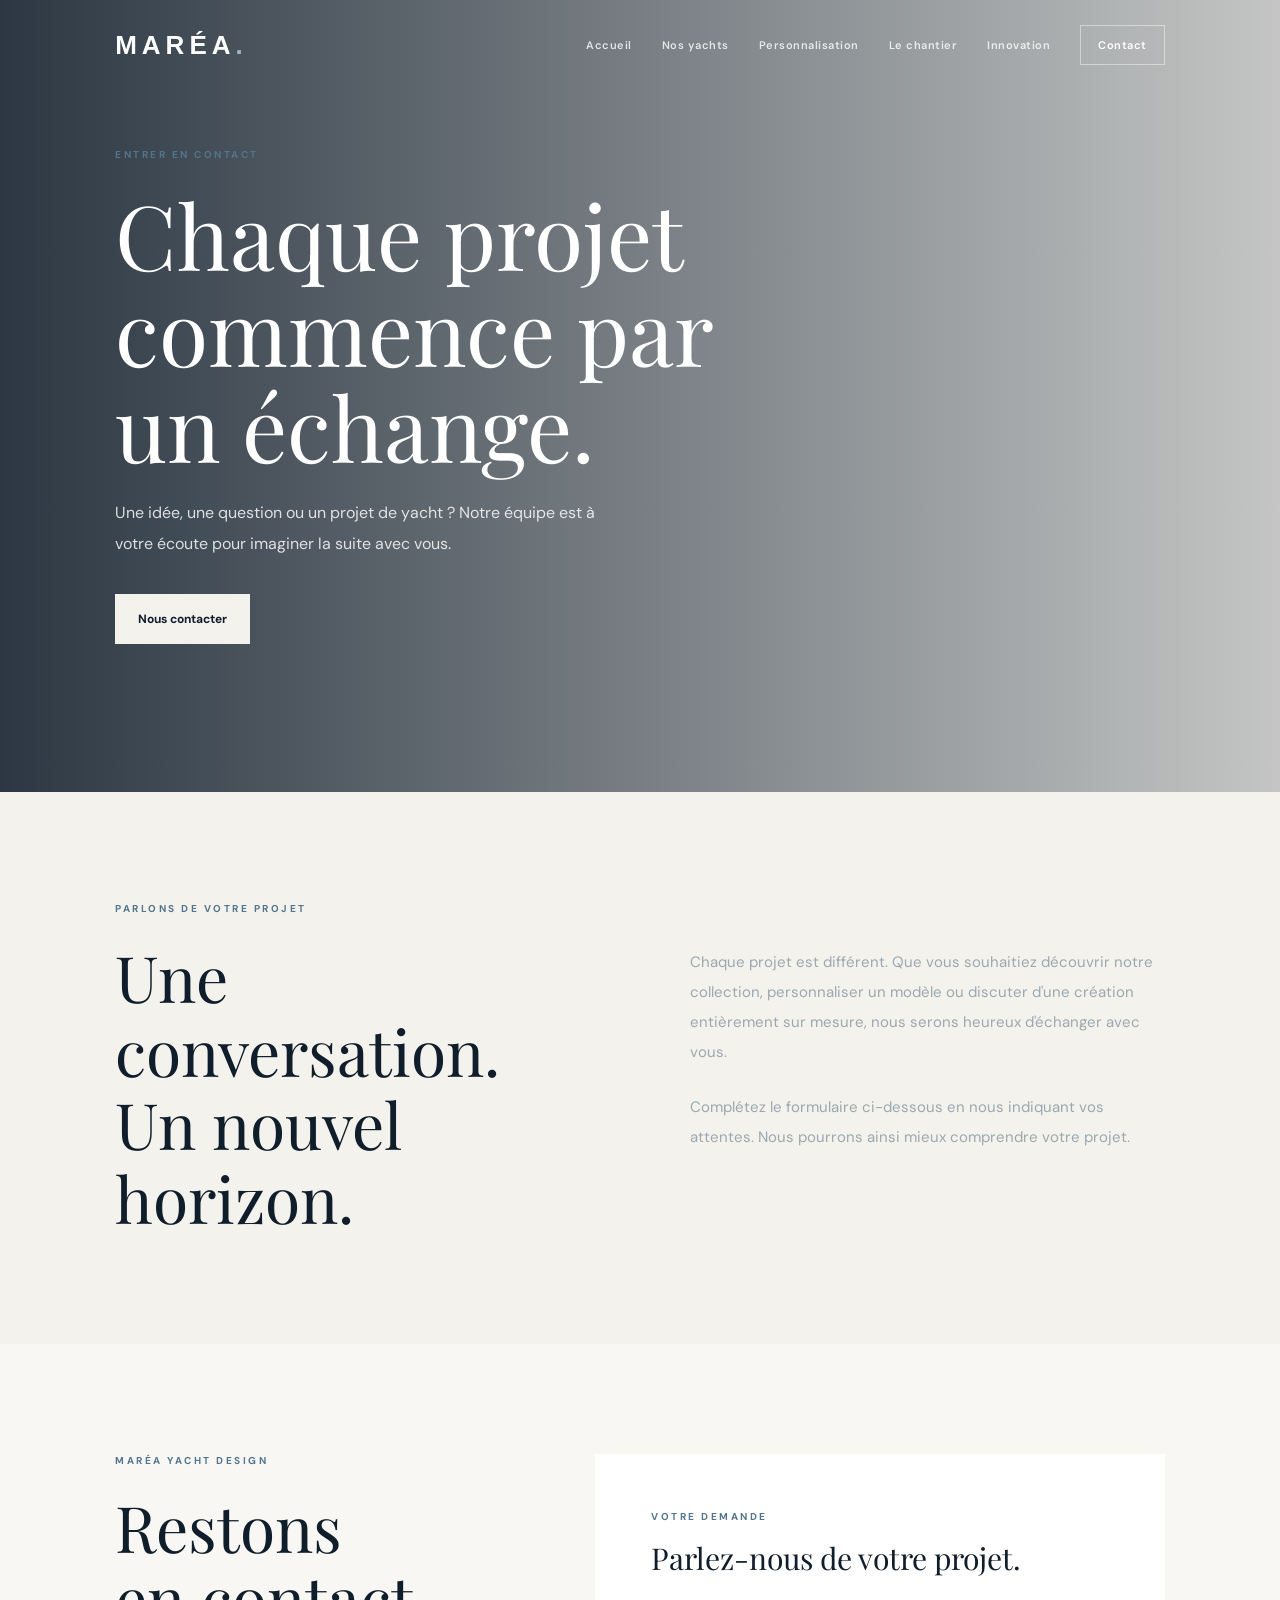
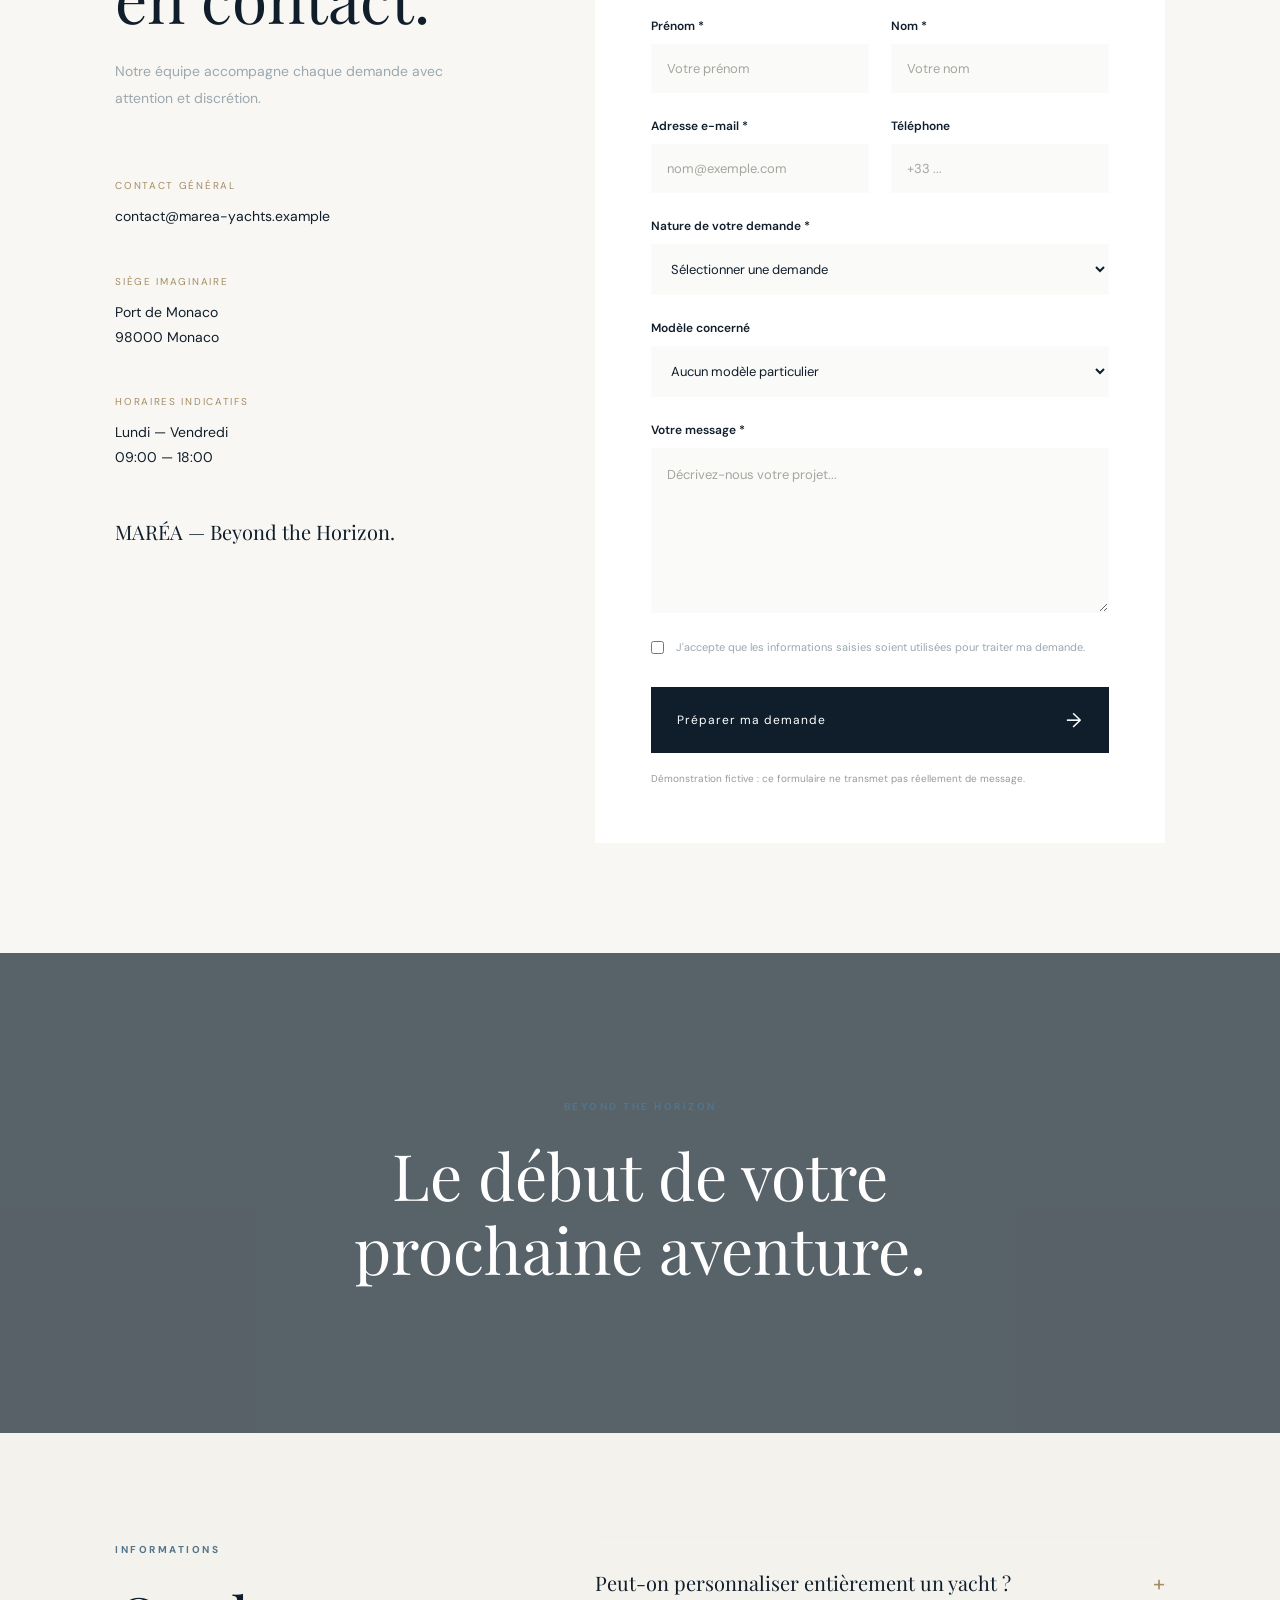
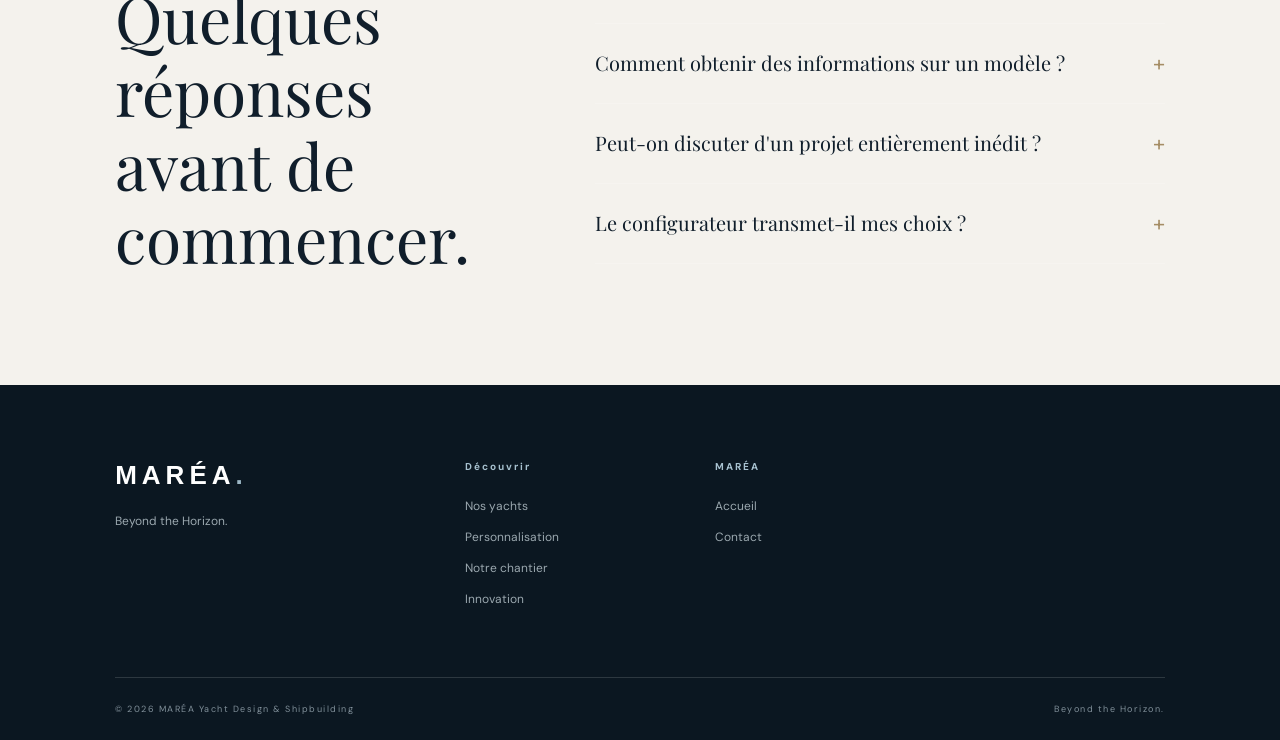
<file: contact.html>
<!DOCTYPE html>
<html lang="fr">
<head>
    <meta charset="UTF-8">
    <meta name="viewport" content="width=device-width, initial-scale=1.0">
    <title>Contact | MARÉA</title>
    <link rel="stylesheet" href="style.css">
    <link rel="preconnect" href="https://fonts.googleapis.com">
    <link rel="preconnect" href="https://fonts.gstatic.com" crossorigin>
    <link href="https://fonts.googleapis.com/css2?family=DM+Sans:wght@400;500;600;700&family=Playfair+Display:wght@400;500;600&display=swap" rel="stylesheet">
</head>

<body>

<!-- HEADER -->
<header class="header">
    <a href="index.html" class="logo">MARÉA<span>.</span></a>

    <button class="menu-toggle" aria-label="Ouvrir le menu">
        <span></span>
        <span></span>
    </button>

    <nav class="nav">
        <a href="index.html">Accueil</a>
        <a href="yachts.html">Nos yachts</a>
        <a href="personnalisation.html">Personnalisation</a>
        <a href="chantier.html">Le chantier</a>
        <a href="innovation.html">Innovation</a>
        <a href="contact.html" class="nav-contact active">Contact</a>
    </nav>
</header>


<main>

    <!-- HERO -->
    <section class="contact-hero">
        <div class="contact-hero-overlay"></div>

        <div class="contact-hero-content">
            <span class="section-label">ENTRER EN CONTACT</span>

            <h1>Chaque projet<br>commence par un échange.</h1>

            <p>
                Une idée, une question ou un projet de yacht ?
                Notre équipe est à votre écoute pour imaginer
                la suite avec vous.
            </p>

            <a href="#formulaire" class="btn-light">
                Nous contacter
            </a>
        </div>
    </section>


    <!-- INTRODUCTION -->
    <section class="section-padding contact-intro">

        <div class="contact-intro-heading reveal">
            <span class="section-label">PARLONS DE VOTRE PROJET</span>
            <h2>Une conversation.<br>Un nouvel horizon.</h2>
        </div>

        <div class="contact-intro-text reveal">
            <p>
                Chaque projet est différent. Que vous souhaitiez
                découvrir notre collection, personnaliser un modèle
                ou discuter d'une création entièrement sur mesure,
                nous serons heureux d'échanger avec vous.
            </p>

            <p>
                Complétez le formulaire ci-dessous en nous
                indiquant vos attentes. Nous pourrons ainsi
                mieux comprendre votre projet.
            </p>
        </div>

    </section>


    <!-- CONTACT PRINCIPAL -->
    <section class="contact-main section-padding" id="formulaire">

        <div class="contact-information reveal">

            <span class="section-label">MARÉA YACHT DESIGN</span>
            <h2>Restons<br>en contact.</h2>

            <p>
                Notre équipe accompagne chaque demande
                avec attention et discrétion.
            </p>

            <div class="contact-detail">
                <span>CONTACT GÉNÉRAL</span>
                <a href="mailto:contact@marea-yachts.example">
                    contact@marea-yachts.example
                </a>
            </div>

            <div class="contact-detail">
                <span>SIÈGE IMAGINAIRE</span>
                <p>Port de Monaco<br>98000 Monaco</p>
            </div>

            <div class="contact-detail">
                <span>HORAIRES INDICATIFS</span>
                <p>
                    Lundi — Vendredi<br>
                    09:00 — 18:00
                </p>
            </div>

            <div class="contact-note">
                MARÉA — Beyond the Horizon.
            </div>

        </div>


        <!-- FORMULAIRE -->
        <div class="contact-form-container reveal">

            <form id="contactForm">

                <div class="contact-form-heading">
                    <span class="section-label">VOTRE DEMANDE</span>
                    <h3>Parlez-nous de votre projet.</h3>
                </div>

                <div class="contact-form-row">

                    <div class="contact-field">
                        <label for="prenom">Prénom *</label>
                        <input
                            type="text"
                            id="prenom"
                            name="prenom"
                            placeholder="Votre prénom"
                            required
                        >
                    </div>

                    <div class="contact-field">
                        <label for="nom">Nom *</label>
                        <input
                            type="text"
                            id="nom"
                            name="nom"
                            placeholder="Votre nom"
                            required
                        >
                    </div>

                </div>


                <div class="contact-form-row">

                    <div class="contact-field">
                        <label for="email">Adresse e-mail *</label>
                        <input
                            type="email"
                            id="email"
                            name="email"
                            placeholder="nom@exemple.com"
                            required
                        >
                    </div>

                    <div class="contact-field">
                        <label for="telephone">Téléphone</label>
                        <input
                            type="tel"
                            id="telephone"
                            name="telephone"
                            placeholder="+33 ..."
                        >
                    </div>

                </div>


                <div class="contact-field">
                    <label for="sujet">Nature de votre demande *</label>

                    <select id="sujet" name="sujet" required>
                        <option value="">Sélectionner une demande</option>
                        <option value="Informations générales">Informations générales</option>
                        <option value="Découverte d'un yacht">Découverte d'un yacht</option>
                        <option value="Projet de personnalisation">Projet de personnalisation</option>
                        <option value="Projet sur mesure">Projet sur mesure</option>
                        <option value="Partenariat">Partenariat</option>
                        <option value="Autre demande">Autre demande</option>
                    </select>
                </div>


                <div class="contact-field">
                    <label for="modele">Modèle concerné</label>

                    <select id="modele" name="modele">
                        <option value="">Aucun modèle particulier</option>
                        <option value="M35">MARÉA M35</option>
                        <option value="M60">MARÉA M60</option>
                        <option value="EXPLORER 90">EXPLORER 90</option>
                    </select>
                </div>


                <!-- CONFIGURATION RECUPEREE -->
                <div class="contact-configuration" id="configurationBox" hidden>

                    <div class="contact-configuration-heading">
                        <span>VOTRE CONFIGURATION</span>
                        <p>Les choix transmis depuis notre configurateur.</p>
                    </div>

                    <div class="contact-configuration-details">
                        <p>Modèle : <strong id="configModele"></strong></p>
                        <p>Couleur : <strong id="configCouleur"></strong></p>
                        <p>Matériau : <strong id="configMatiere"></strong></p>
                        <p>Ambiance : <strong id="configAmbiance"></strong></p>
                    </div>

                </div>


                <div class="contact-field">
                    <label for="message">Votre message *</label>
                    <textarea
                        id="message"
                        name="message"
                        rows="6"
                        placeholder="Décrivez-nous votre projet..."
                        required
                    ></textarea>
                </div>


                <label class="contact-checkbox">
                    <input type="checkbox" id="consentement" required>
                    <span>
                        J'accepte que les informations saisies soient
                        utilisées pour traiter ma demande.
                    </span>
                </label>


                <button type="submit" class="contact-submit">
                    Préparer ma demande <span>→</span>
                </button>

                <p class="contact-form-disclaimer">
                    Démonstration fictive : ce formulaire ne transmet
                    pas réellement de message.
                </p>

                <div class="contact-success" id="contactSuccess" hidden>
                    <span>✓</span>
                    <h4>Votre demande est prête.</h4>
                    <p>
                        Cette démonstration a bien récupéré les
                        informations du formulaire. Aucun message
                        n'a été envoyé à MARÉA.
                    </p>
                </div>

            </form>

        </div>

    </section>


    <!-- IMAGE / CITATION -->
    <section class="contact-quote">
        <div class="contact-quote-overlay"></div>

        <div class="contact-quote-content reveal">
            <span class="section-label">BEYOND THE HORIZON</span>
            <h2>Le début de votre<br>prochaine aventure.</h2>
        </div>
    </section>


    <!-- FAQ -->
    <section class="section-padding contact-faq">

        <div class="contact-faq-heading reveal">
            <span class="section-label">INFORMATIONS</span>
            <h2>Quelques réponses<br>avant de commencer.</h2>
        </div>

        <div class="contact-faq-list">

            <details class="contact-faq-item">
                <summary>Peut-on personnaliser entièrement un yacht ?</summary>
                <p>
                    Oui. Notre configurateur présente plusieurs
                    possibilités de personnalisation. Un projet
                    sur mesure peut également être étudié.
                </p>
            </details>

            <details class="contact-faq-item">
                <summary>Comment obtenir des informations sur un modèle ?</summary>
                <p>
                    Il suffit de sélectionner le modèle concerné
                    dans le formulaire et de préciser les informations
                    que vous souhaitez obtenir.
                </p>
            </details>

            <details class="contact-faq-item">
                <summary>Peut-on discuter d'un projet entièrement inédit ?</summary>
                <p>
                    Bien sûr. La rubrique « Projet sur mesure »
                    permet de présenter une idée qui ne correspond
                    pas nécessairement à un modèle existant.
                </p>
            </details>

            <details class="contact-faq-item">
                <summary>Le configurateur transmet-il mes choix ?</summary>
                <p>
                    Dans cette démonstration, les choix sont transmis
                    à la page contact grâce à l'adresse de la page.
                    Ils sont ensuite affichés automatiquement dans
                    le formulaire.
                </p>
            </details>

        </div>

    </section>

</main>


<!-- FOOTER -->
<footer class="footer">
    <div class="footer-main">

        <div class="footer-brand">
            <a href="index.html" class="logo">MARÉA<span>.</span></a>
            <p>Beyond the Horizon.</p>
        </div>

        <div class="footer-column">
            <h4>Découvrir</h4>
            <a href="yachts.html">Nos yachts</a>
            <a href="personnalisation.html">Personnalisation</a>
            <a href="chantier.html">Notre chantier</a>
            <a href="innovation.html">Innovation</a>
        </div>

        <div class="footer-column">
            <h4>MARÉA</h4>
            <a href="index.html">Accueil</a>
            <a href="contact.html">Contact</a>
        </div>

    </div>

    <div class="footer-bottom">
        <span>© <span id="year"></span> MARÉA Yacht Design & Shipbuilding</span>
        <span>Beyond the Horizon.</span>
    </div>
</footer>


<script>
    // Année automatique
    document.getElementById("year").textContent = new Date().getFullYear();

    // Menu mobile
    const menuToggle = document.querySelector(".menu-toggle");
    const nav = document.querySelector(".nav");

    menuToggle.addEventListener("click", () => {
        nav.classList.toggle("active");
        menuToggle.classList.toggle("active");
    });

    document.querySelectorAll(".nav a").forEach(link => {
        link.addEventListener("click", () => {
            nav.classList.remove("active");
            menuToggle.classList.remove("active");
        });
    });

    // Header au scroll
    window.addEventListener("scroll", () => {
        document.querySelector(".header").classList.toggle(
            "scrolled",
            window.scrollY > 50
        );
    });

    // Animations d'apparition
    const revealObserver = new IntersectionObserver((entries) => {
        entries.forEach(entry => {
            if (entry.isIntersecting) {
                entry.target.classList.add("visible");
                revealObserver.unobserve(entry.target);
            }
        });
    }, { threshold: 0.12 });

    document.querySelectorAll(".reveal").forEach(element => {
        revealObserver.observe(element);
    });


    // Récupération de la configuration depuis l'URL
    const params = new URLSearchParams(window.location.search);

    const configuration = {
        modele: params.get("modele"),
        couleur: params.get("couleur"),
        matiere: params.get("matiere"),
        ambiance: params.get("ambiance")
    };

    const configurationBox = document.getElementById("configurationBox");

    if (configuration.modele || configuration.couleur ||
        configuration.matiere || configuration.ambiance) {

        configurationBox.hidden = false;

        document.getElementById("configModele").textContent =
            configuration.modele || "Non renseigné";

        document.getElementById("configCouleur").textContent =
            configuration.couleur || "Non renseignée";

        document.getElementById("configMatiere").textContent =
            configuration.matiere || "Non renseigné";

        document.getElementById("configAmbiance").textContent =
            configuration.ambiance || "Non renseignée";

        const modelSelect = document.getElementById("modele");

        const modelMapping = {
            "M35": "M35",
            "M60": "M60",
            "EXPLORER 90": "EXPLORER 90"
        };

        if (modelMapping[configuration.modele]) {
            modelSelect.value = modelMapping[configuration.modele];
        }

        const message = document.getElementById("message");

        message.value =
            "Je souhaite échanger au sujet de la configuration suivante :\n" +
            "Modèle : " + (configuration.modele || "Non renseigné") + "\n" +
            "Couleur : " + (configuration.couleur || "Non renseignée") + "\n" +
            "Matériau : " + (configuration.matiere || "Non renseigné") + "\n" +
            "Ambiance : " + (configuration.ambiance || "Non renseignée") +
            "\n\n";
    }


    // Formulaire de démonstration
    const contactForm = document.getElementById("contactForm");

    contactForm.addEventListener("submit", (event) => {
        event.preventDefault();

        if (!contactForm.reportValidity()) return;

        const formData = new FormData(contactForm);

        const demande = {
            prenom: formData.get("prenom"),
            nom: formData.get("nom"),
            email: formData.get("email"),
            telephone: formData.get("telephone"),
            sujet: formData.get("sujet"),
            modele: formData.get("modele"),
            message: formData.get("message"),
            configuration
        };

        console.log("Demande de démonstration MARÉA :", demande);

        document.getElementById("contactSuccess").hidden = false;

        document.getElementById("contactSuccess").scrollIntoView({
            behavior: "smooth",
            block: "center"
        });
    });
</script>

</body>
</html>
</file>
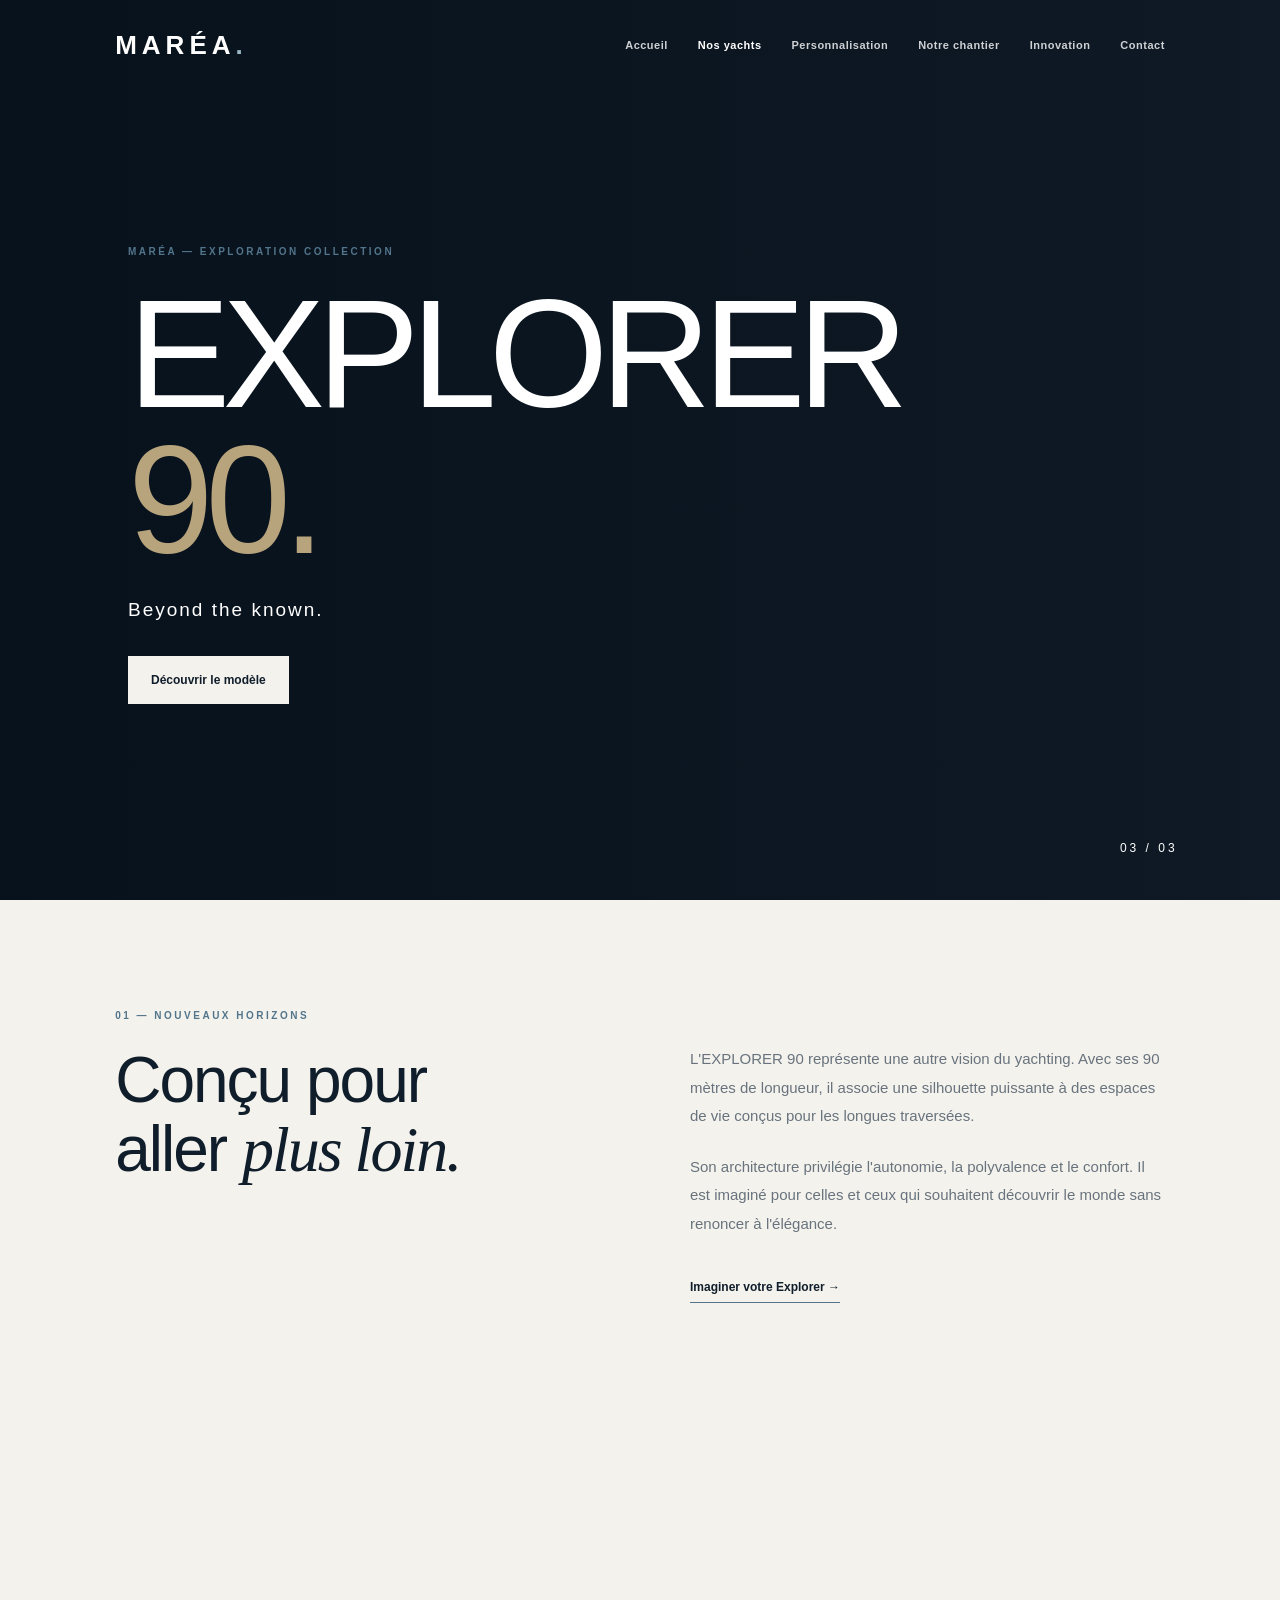
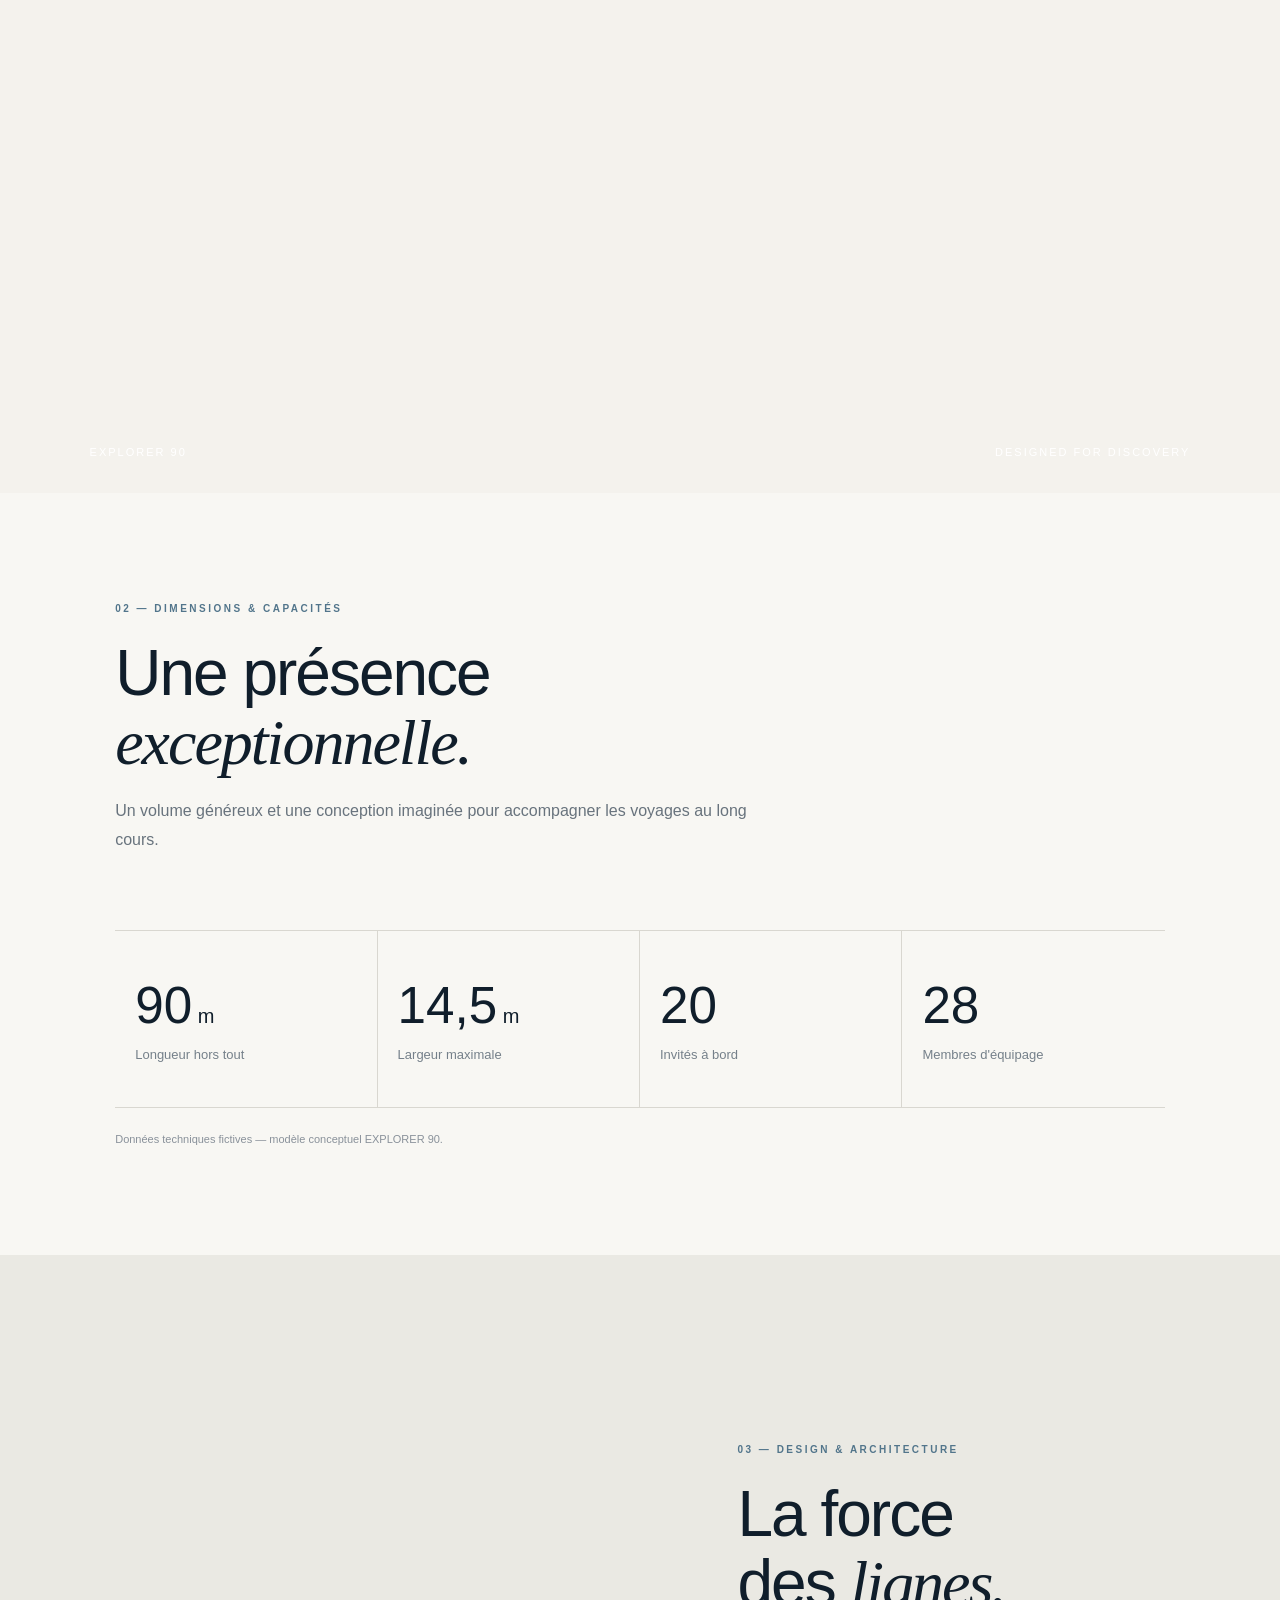
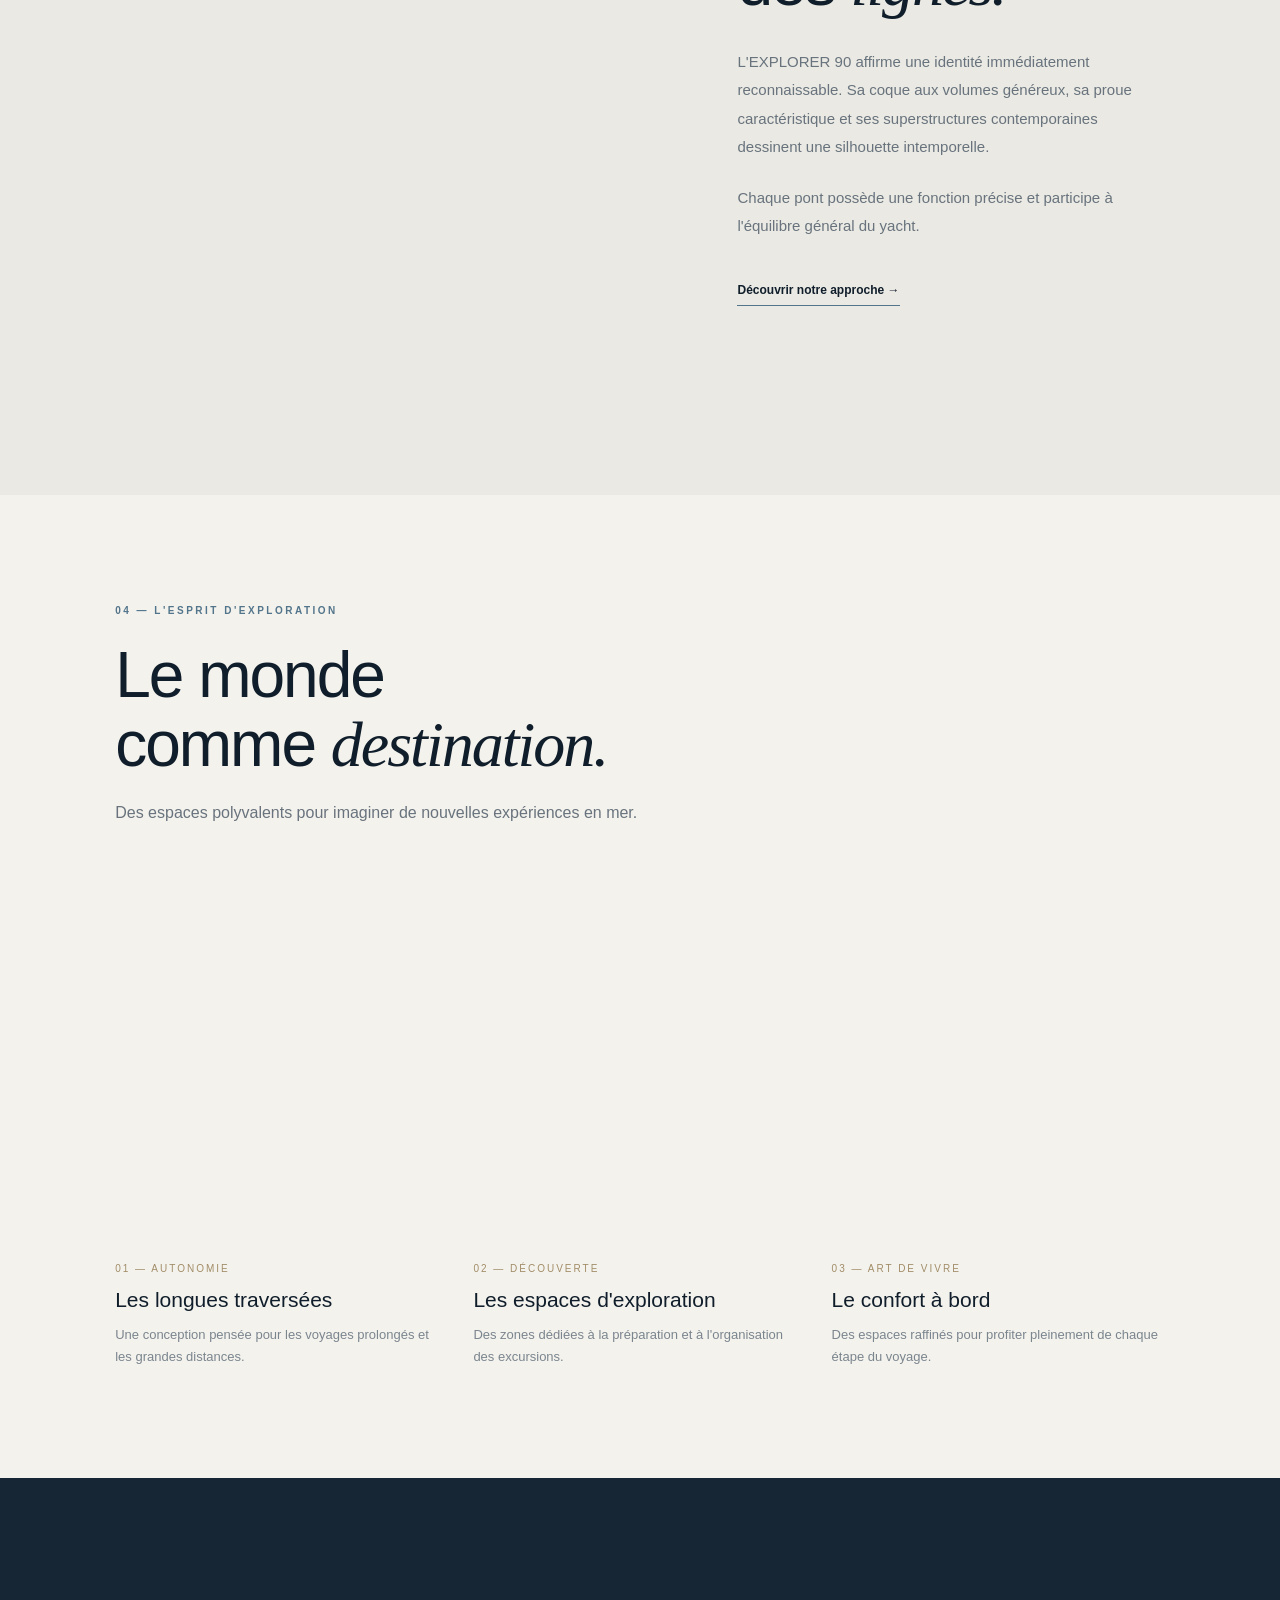
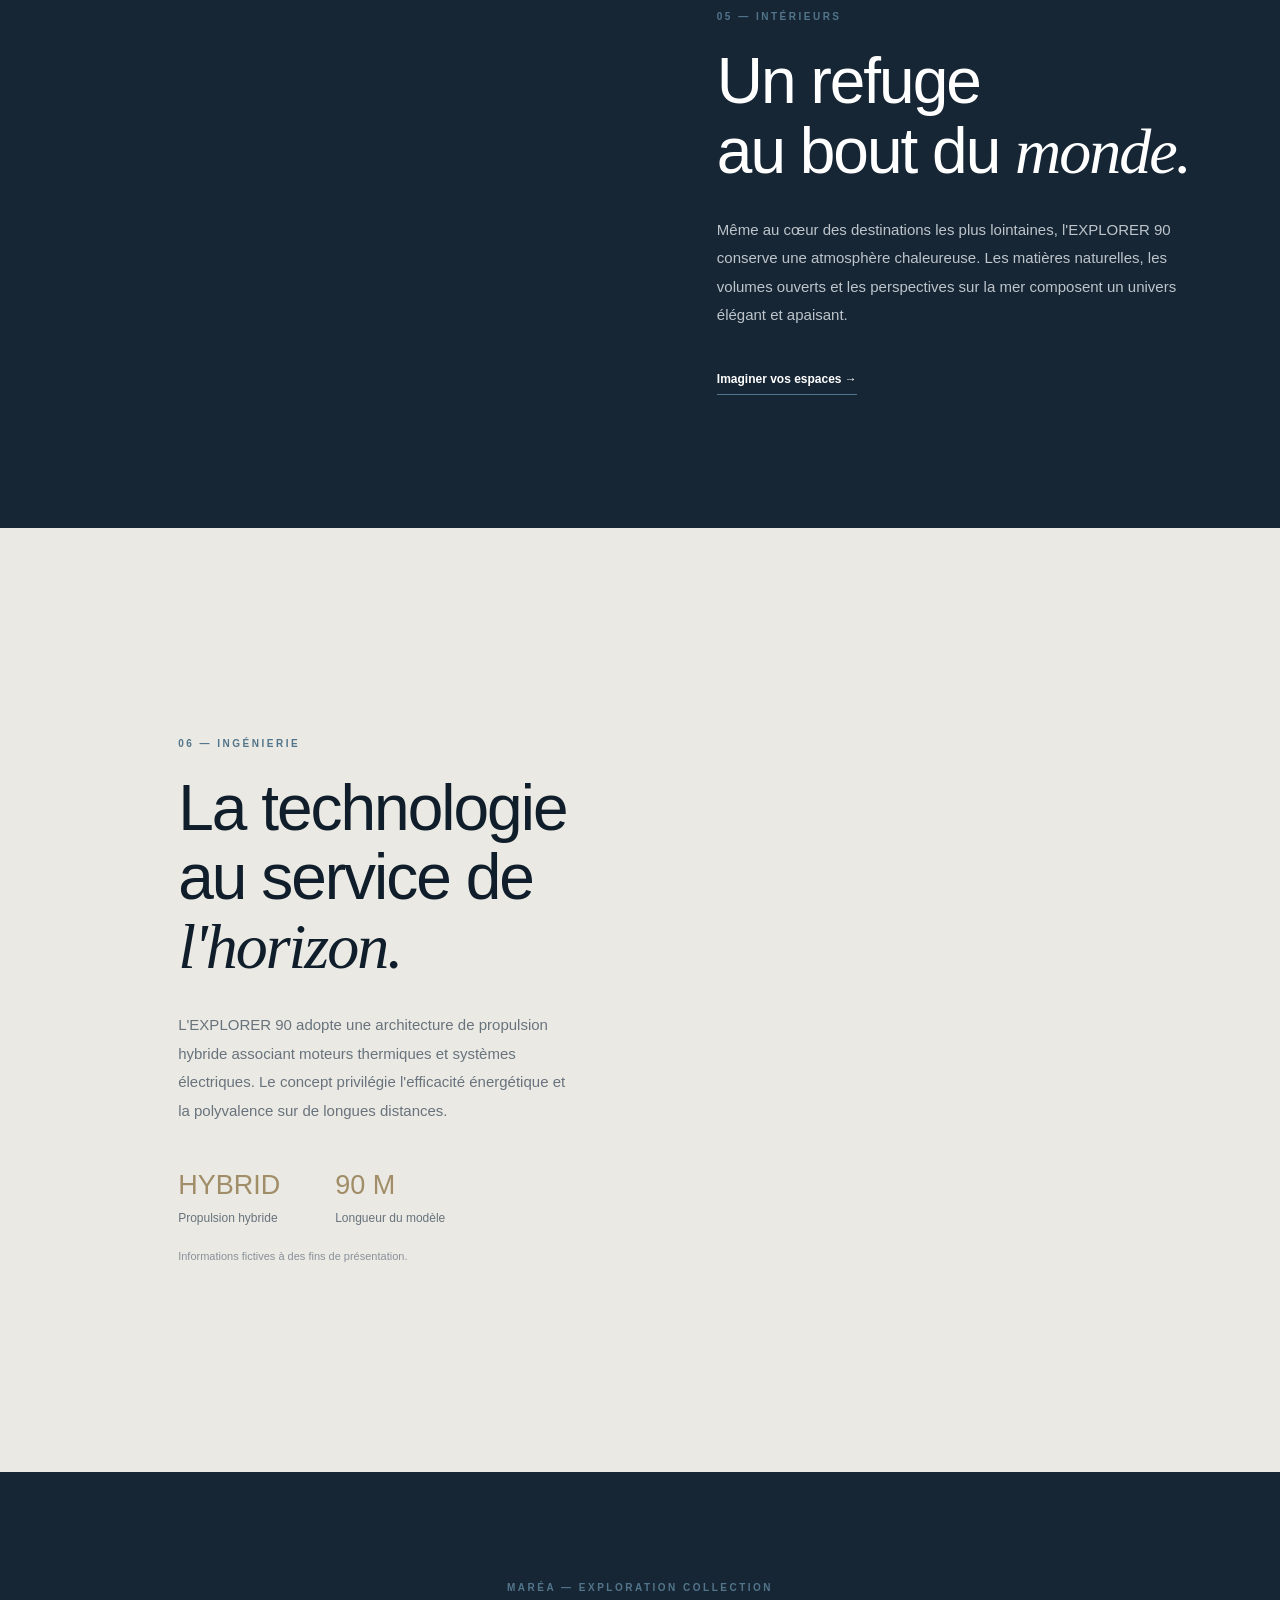
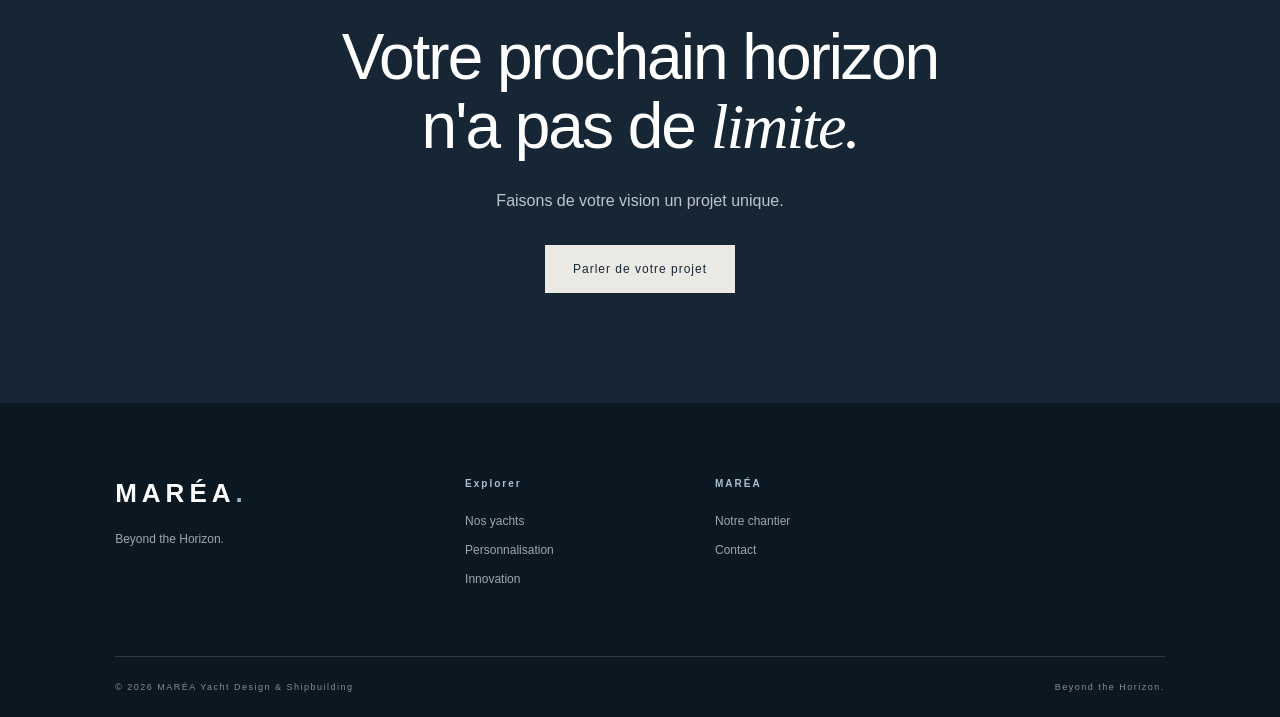
<file: explorer.html>
<!DOCTYPE html>
<html lang="fr">
<head>
  <meta charset="UTF-8">
  <meta name="viewport" content="width=device-width, initial-scale=1.0">
  <title>EXPLORER 90 — MARÉA</title>
  <link rel="stylesheet" href="style.css">
</head>

<body class="explorer-page">

<header class="header">
  <a href="index.html" class="logo">MARÉA<span>.</span></a>
  <button class="menu-toggle" aria-label="Ouvrir le menu">☰</button>

  <nav class="nav">
    <a href="index.html">Accueil</a>
    <a href="yachts.html" class="active">Nos yachts</a>
    <a href="personnalisation.html">Personnalisation</a>
    <a href="chantier.html">Notre chantier</a>
    <a href="innovation.html">Innovation</a>
    <a href="contact.html">Contact</a>
  </nav>
</header>

<main>

  <!-- HERO -->
  <section class="explorer-hero">
    <div class="explorer-hero-image"></div>

    <div class="explorer-hero-content">
      <p class="section-label">MARÉA — EXPLORATION COLLECTION</p>
      <h1>EXPLORER<br><span>90.</span></h1>
      <p class="explorer-subtitle">Beyond the known.</p>
      <a href="#presentation" class="btn-light">Découvrir le modèle</a>
    </div>

    <div class="explorer-hero-number">03 / 03</div>
  </section>

  <!-- INTRODUCTION -->
  <section class="explorer-intro section-padding" id="presentation">
    <div class="explorer-intro-heading reveal">
      <p class="section-label">01 — NOUVEAUX HORIZONS</p>
      <h2>Conçu pour<br>aller <em>plus loin.</em></h2>
    </div>

    <div class="explorer-intro-text reveal">
      <p>
        L'EXPLORER 90 représente une autre vision du yachting.
        Avec ses 90 mètres de longueur, il associe une silhouette
        puissante à des espaces de vie conçus pour les longues
        traversées.
      </p>

      <p>
        Son architecture privilégie l'autonomie, la polyvalence
        et le confort. Il est imaginé pour celles et ceux qui
        souhaitent découvrir le monde sans renoncer à l'élégance.
      </p>

      <a href="personnalisation.html" class="text-link">
        Imaginer votre Explorer →
      </a>
    </div>
  </section>

  <!-- IMAGE IMMERSIVE -->
  <section class="explorer-full-image">
    <div class="explorer-image-caption">
      <span>EXPLORER 90</span>
      <span>Designed for discovery</span>
    </div>
  </section>

  <!-- CARACTERISTIQUES -->
  <section class="explorer-specs section-padding">
    <div class="explorer-heading reveal">
      <p class="section-label">02 — DIMENSIONS & CAPACITÉS</p>
      <h2>Une présence<br><em>exceptionnelle.</em></h2>
      <p>
        Un volume généreux et une conception imaginée pour
        accompagner les voyages au long cours.
      </p>
    </div>

    <div class="explorer-spec-grid reveal">
      <div class="explorer-spec">
        <strong>90<span> m</span></strong>
        <p>Longueur hors tout</p>
      </div>

      <div class="explorer-spec">
        <strong>14,5<span> m</span></strong>
        <p>Largeur maximale</p>
      </div>

      <div class="explorer-spec">
        <strong>20</strong>
        <p>Invités à bord</p>
      </div>

      <div class="explorer-spec">
        <strong>28</strong>
        <p>Membres d'équipage</p>
      </div>
    </div>

    <p class="explorer-note">
      Données techniques fictives — modèle conceptuel EXPLORER 90.
    </p>
  </section>

  <!-- DESIGN -->
  <section class="explorer-design section-padding">
    <div class="explorer-design-image reveal"></div>

    <div class="explorer-design-content reveal">
      <p class="section-label">03 — DESIGN & ARCHITECTURE</p>
      <h2>La force<br>des <em>lignes.</em></h2>

      <p>
        L'EXPLORER 90 affirme une identité immédiatement
        reconnaissable. Sa coque aux volumes généreux,
        sa proue caractéristique et ses superstructures
        contemporaines dessinent une silhouette intemporelle.
      </p>

      <p>
        Chaque pont possède une fonction précise et participe
        à l'équilibre général du yacht.
      </p>

      <a href="innovation.html" class="text-link">
        Découvrir notre approche →
      </a>
    </div>
  </section>

  <!-- EXPLORATION -->
  <section class="explorer-capabilities section-padding">
    <div class="explorer-heading reveal">
      <p class="section-label">04 — L'ESPRIT D'EXPLORATION</p>
      <h2>Le monde<br>comme <em>destination.</em></h2>
      <p>
        Des espaces polyvalents pour imaginer de nouvelles
        expériences en mer.
      </p>
    </div>

    <div class="explorer-capability-grid">

      <article class="explorer-capability reveal">
        <div class="explorer-capability-image capability-one"></div>
        <div class="explorer-capability-text">
          <span>01 — AUTONOMIE</span>
          <h3>Les longues traversées</h3>
          <p>
            Une conception pensée pour les voyages prolongés
            et les grandes distances.
          </p>
        </div>
      </article>

      <article class="explorer-capability reveal">
        <div class="explorer-capability-image capability-two"></div>
        <div class="explorer-capability-text">
          <span>02 — DÉCOUVERTE</span>
          <h3>Les espaces d'exploration</h3>
          <p>
            Des zones dédiées à la préparation et à l'organisation
            des excursions.
          </p>
        </div>
      </article>

      <article class="explorer-capability reveal">
        <div class="explorer-capability-image capability-three"></div>
        <div class="explorer-capability-text">
          <span>03 — ART DE VIVRE</span>
          <h3>Le confort à bord</h3>
          <p>
            Des espaces raffinés pour profiter pleinement
            de chaque étape du voyage.
          </p>
        </div>
      </article>
    </div>
  </section>

  <!-- INTERIEUR -->
  <section class="explorer-interior">
    <div class="explorer-interior-image"></div>

    <div class="explorer-interior-content reveal">
      <p class="section-label">05 — INTÉRIEURS</p>
      <h2>Un refuge<br>au bout du <em>monde.</em></h2>

      <p>
        Même au cœur des destinations les plus lointaines,
        l'EXPLORER 90 conserve une atmosphère chaleureuse.
        Les matières naturelles, les volumes ouverts et
        les perspectives sur la mer composent un univers
        élégant et apaisant.
      </p>

      <a href="personnalisation.html" class="text-link">
        Imaginer vos espaces →
      </a>
    </div>
  </section>

  <!-- MOTORISATION -->
  <section class="explorer-hybrid section-padding">
    <div class="explorer-hybrid-content reveal">
      <p class="section-label">06 — INGÉNIERIE</p>
      <h2>La technologie<br>au service de <em>l'horizon.</em></h2>

      <p>
        L'EXPLORER 90 adopte une architecture de propulsion
        hybride associant moteurs thermiques et systèmes
        électriques. Le concept privilégie l'efficacité
        énergétique et la polyvalence sur de longues distances.
      </p>

      <div class="explorer-hybrid-data">
        <div>
          <strong>HYBRID</strong>
          <span>Propulsion hybride</span>
        </div>

        <div>
          <strong>90 M</strong>
          <span>Longueur du modèle</span>
        </div>
      </div>

      <p class="explorer-note">
        Informations fictives à des fins de présentation.
      </p>
    </div>

    <div class="explorer-hybrid-image"></div>
  </section>

  <!-- CTA -->
  <section class="explorer-cta section-padding">
    <p class="section-label">MARÉA — EXPLORATION COLLECTION</p>
    <h2>Votre prochain horizon<br>n'a pas de <em>limite.</em></h2>
    <p>Faisons de votre vision un projet unique.</p>
    <a href="contact.html" class="btn-dark">Parler de votre projet</a>
  </section>

</main>

<footer class="footer">
  <div class="footer-main">
    <div class="footer-brand">
      <a href="index.html" class="logo">MARÉA<span>.</span></a>
      <p>Beyond the Horizon.</p>
    </div>

    <div class="footer-column">
      <h4>Explorer</h4>
      <a href="yachts.html">Nos yachts</a>
      <a href="personnalisation.html">Personnalisation</a>
      <a href="innovation.html">Innovation</a>
    </div>

    <div class="footer-column">
      <h4>MARÉA</h4>
      <a href="chantier.html">Notre chantier</a>
      <a href="contact.html">Contact</a>
    </div>
  </div>

  <div class="footer-bottom">
    <span>© <span id="year"></span> MARÉA Yacht Design & Shipbuilding</span>
    <span>Beyond the Horizon.</span>
  </div>
</footer>

<script>
  document.getElementById("year").textContent = new Date().getFullYear();

  const menuToggle = document.querySelector(".menu-toggle");
  const nav = document.querySelector(".nav");

  menuToggle.addEventListener("click", () => {
    nav.classList.toggle("nav-open");
    menuToggle.textContent = nav.classList.contains("nav-open") ? "✕" : "☰";
  });

  window.addEventListener("scroll", () => {
    document.querySelector(".header").classList.toggle("scrolled", window.scrollY > 40);
  });

  const observer = new IntersectionObserver(entries => {
    entries.forEach(entry => {
      if (entry.isIntersecting) {
        entry.target.classList.add("visible");
        observer.unobserve(entry.target);
      }
    });
  }, { threshold: 0.12 });

  document.querySelectorAll(".reveal").forEach(element => observer.observe(element));
</script>

</body>
</html>
</file>
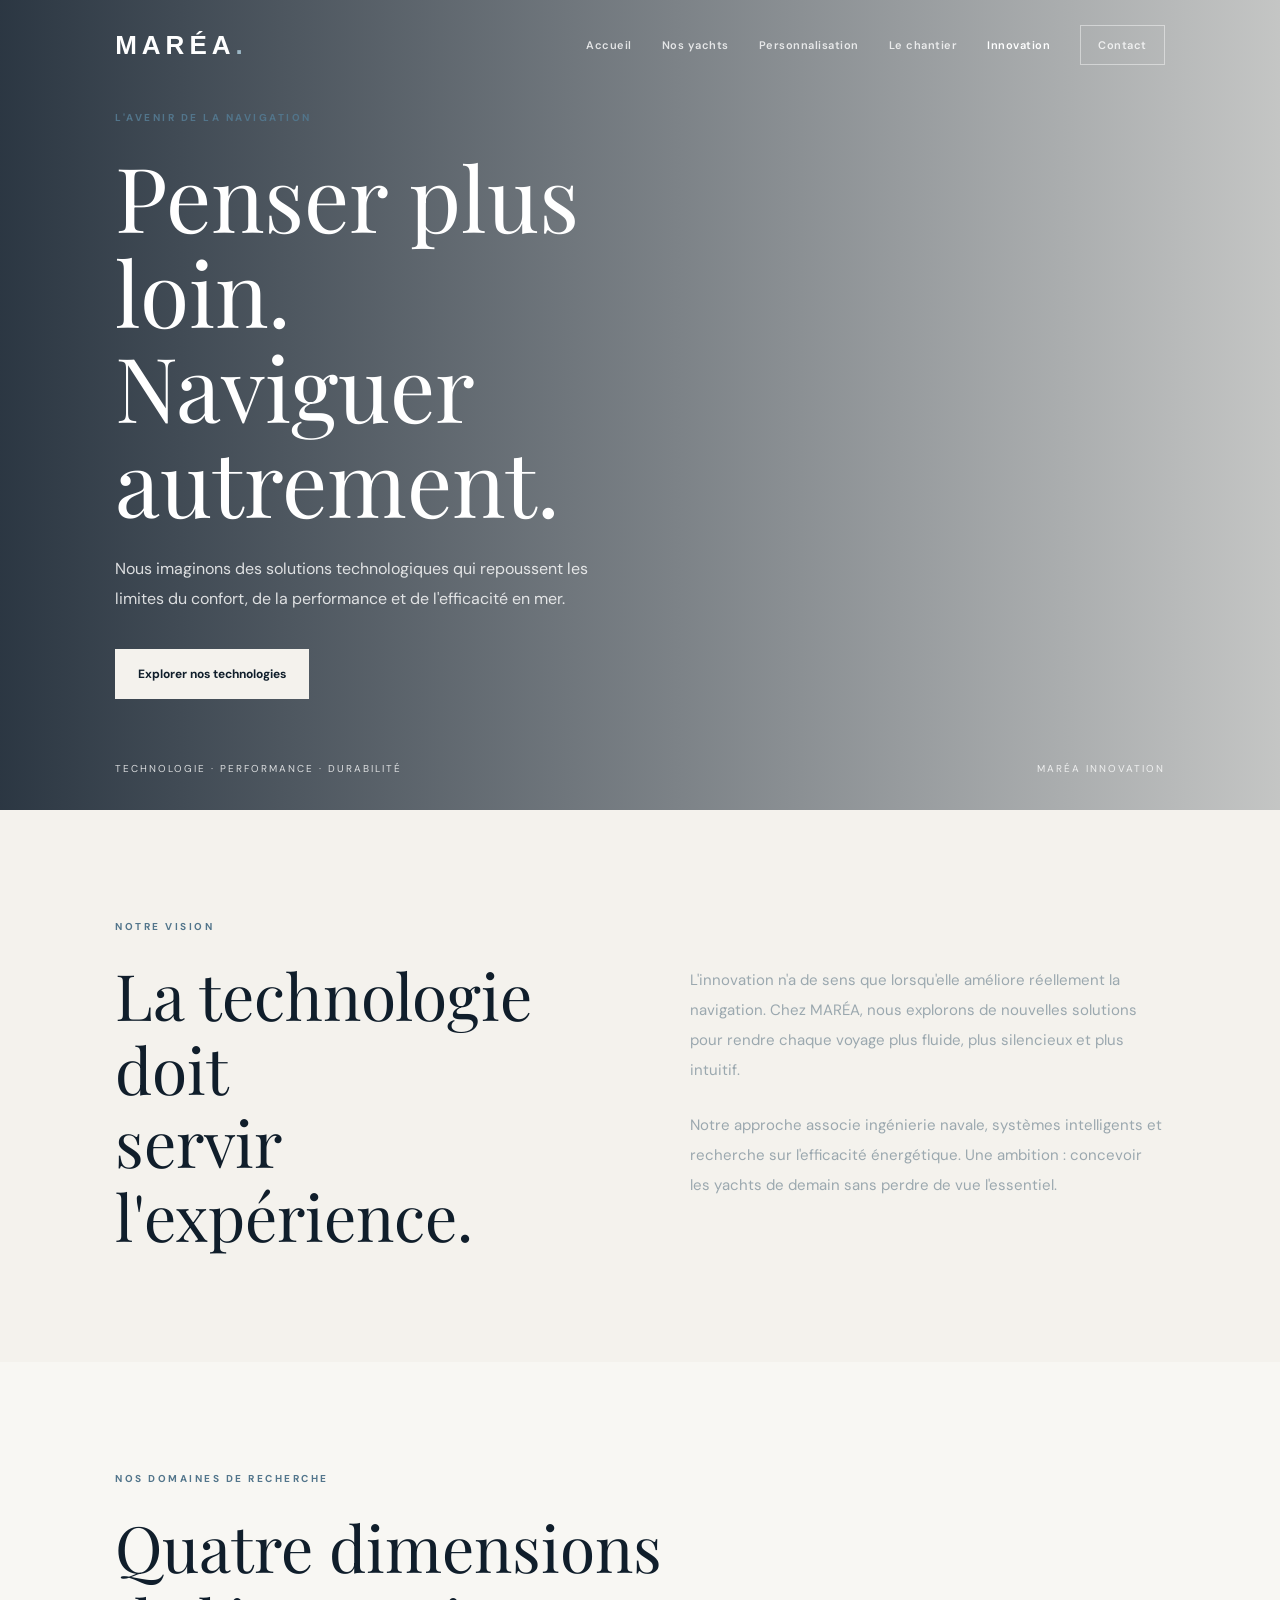
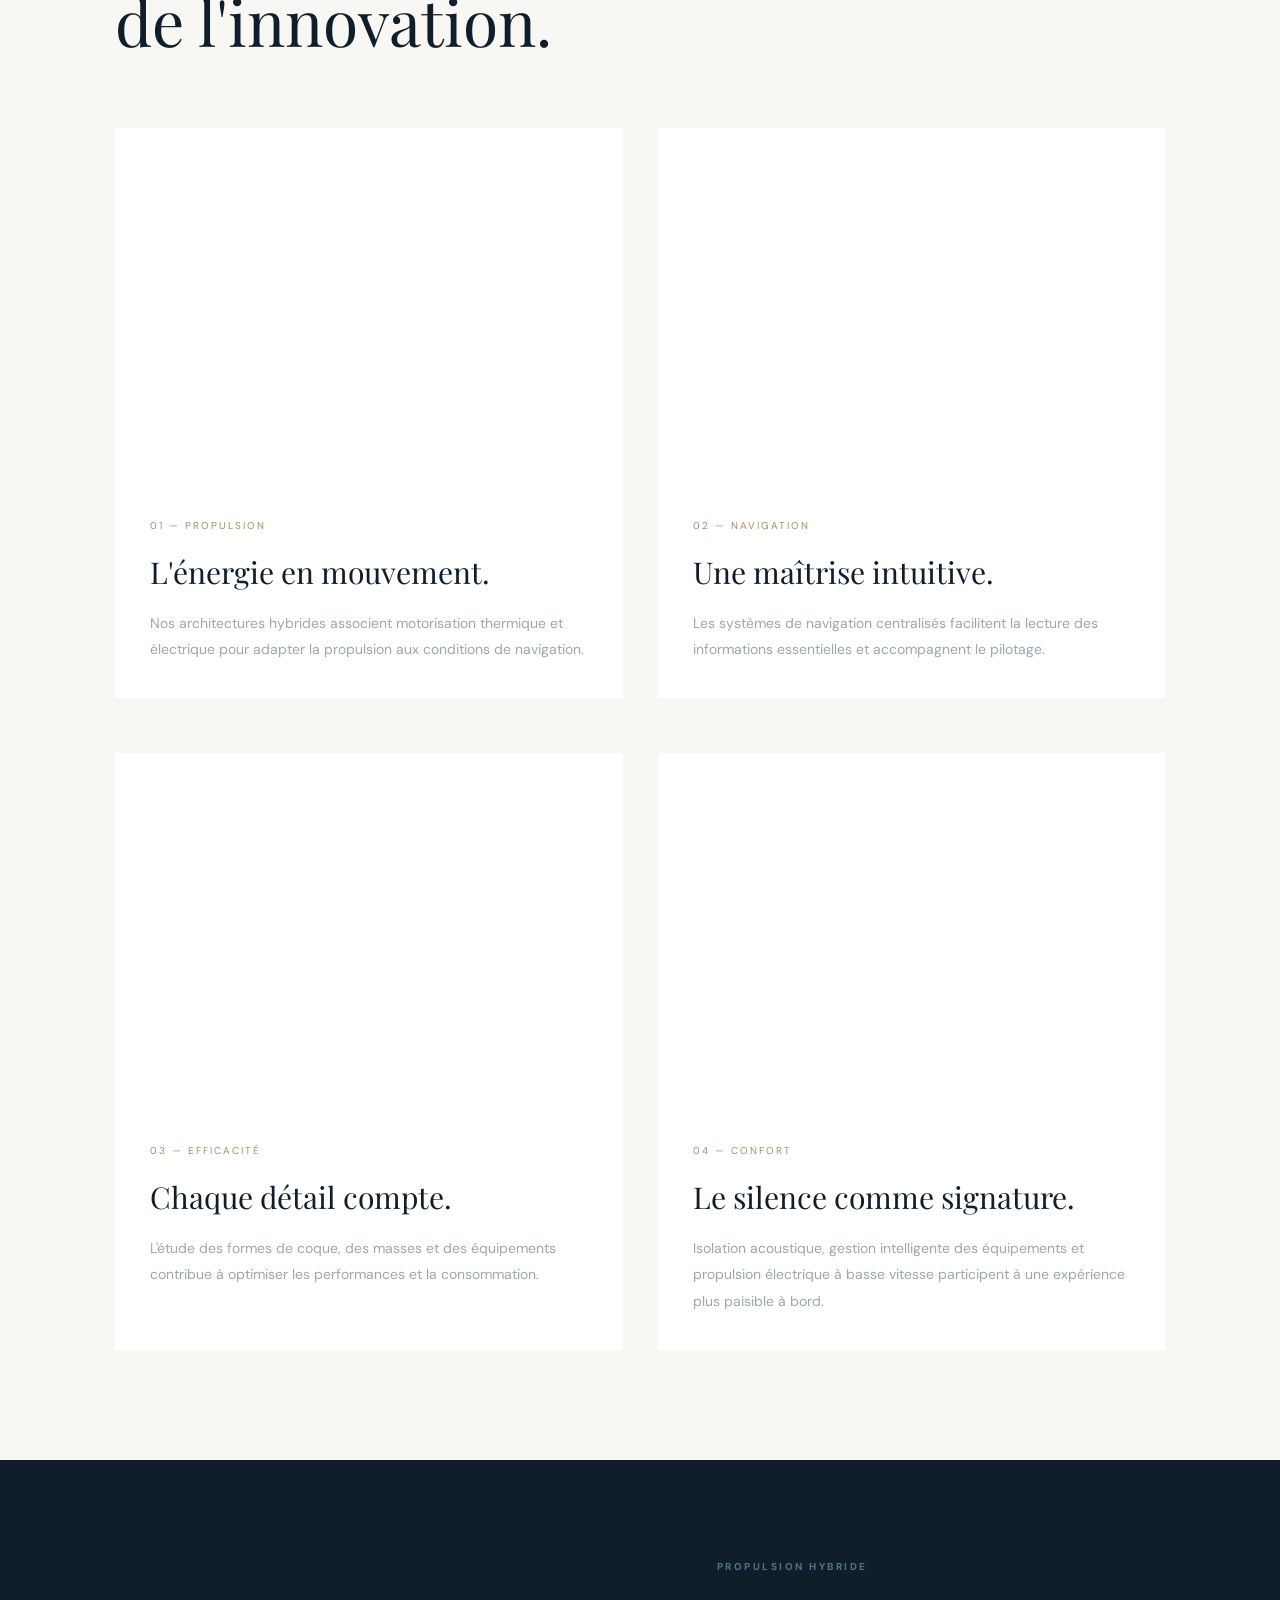
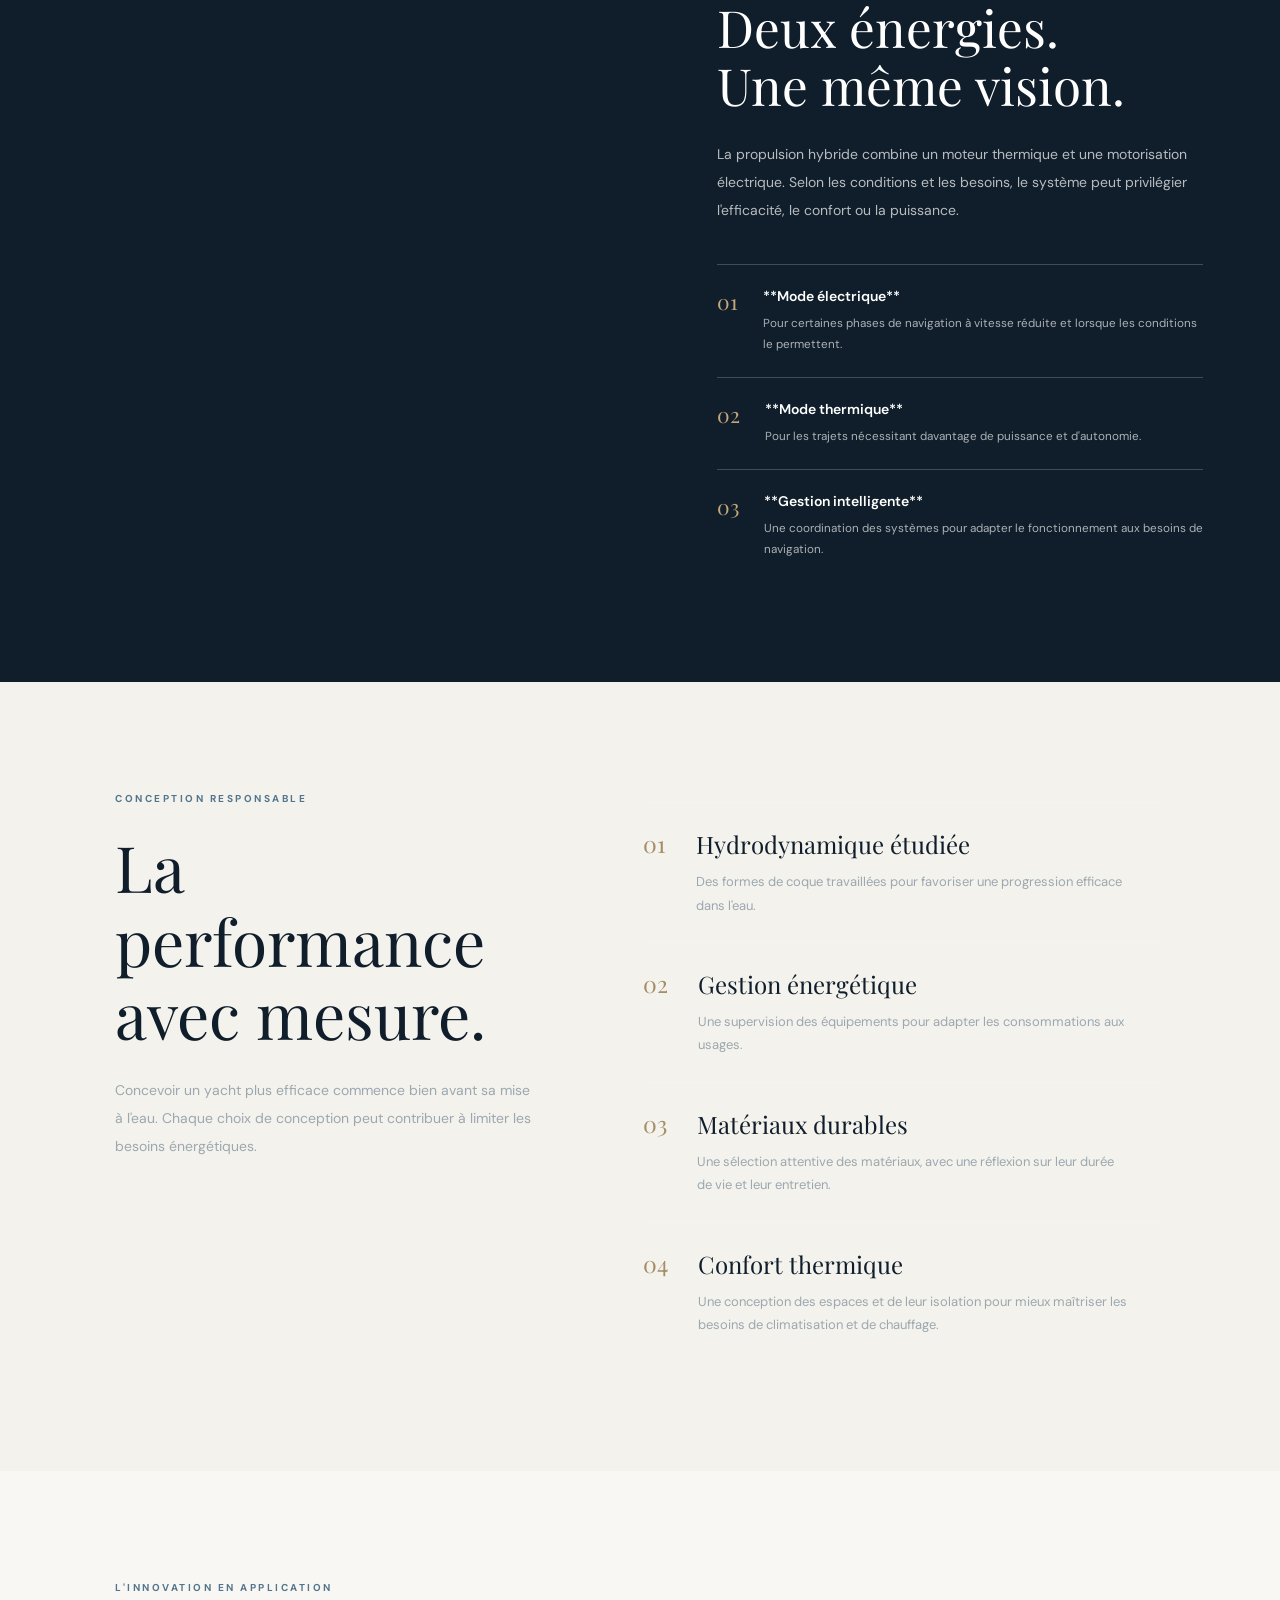
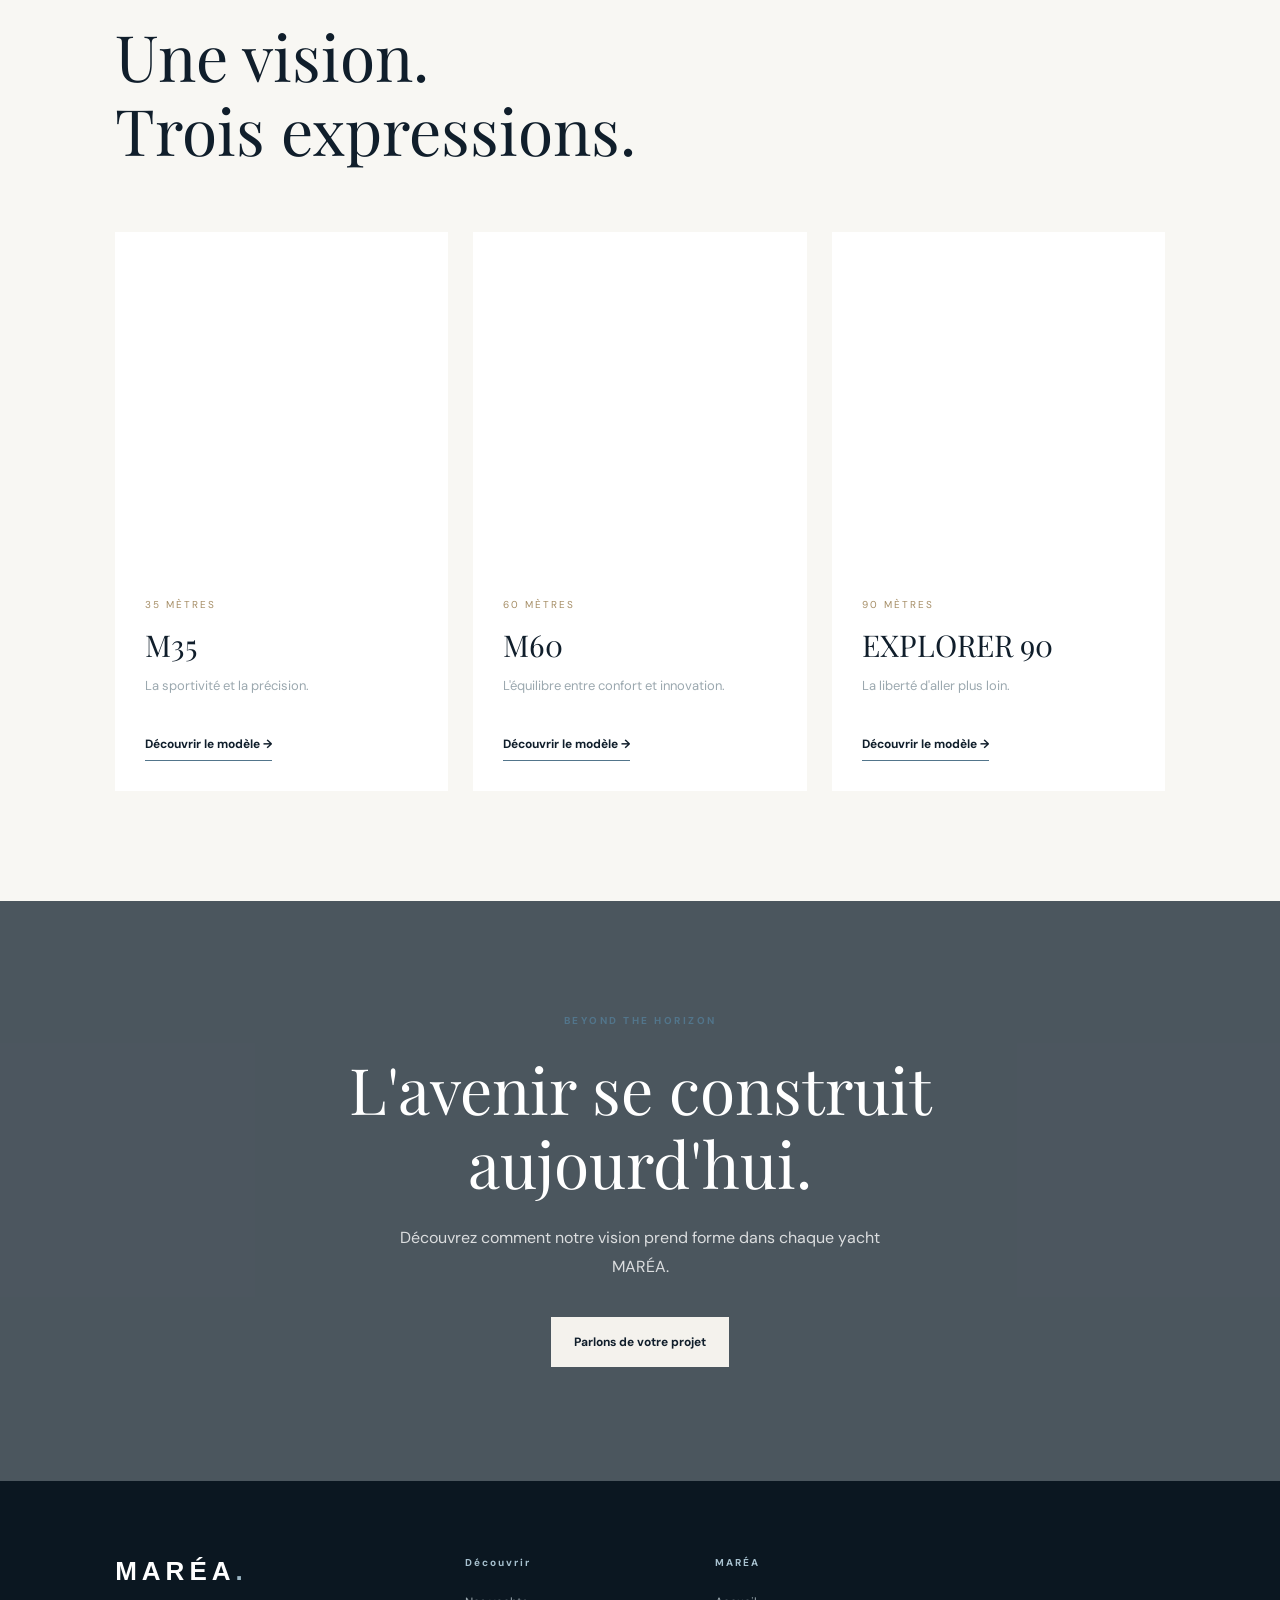
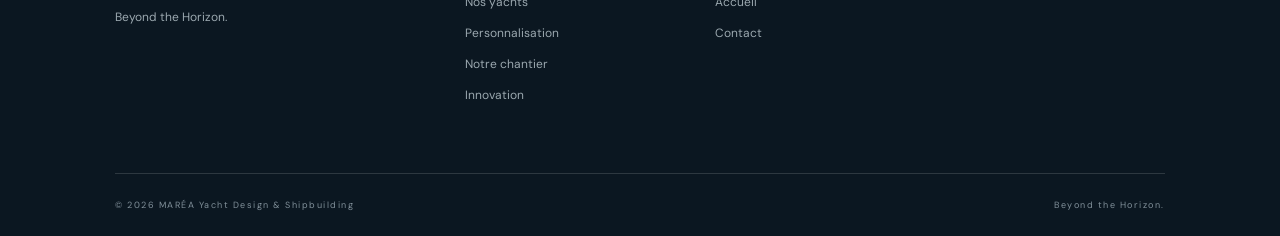
<file: innovation.html>
<!DOCTYPE html>
<html lang="fr">
<head>
    <meta charset="UTF-8">
    <meta name="viewport" content="width=device-width, initial-scale=1.0">
    <title>Innovation | MARÉA</title>
    <link rel="stylesheet" href="style.css">
    <link rel="preconnect" href="https://fonts.googleapis.com">
    <link rel="preconnect" href="https://fonts.gstatic.com" crossorigin>
    <link href="https://fonts.googleapis.com/css2?family=DM+Sans:wght@400;500;600;700&family=Playfair+Display:wght@400;500;600&display=swap" rel="stylesheet">
</head>

<body>

<!-- HEADER -->
<header class="header">
    <a href="index.html" class="logo">MARÉA<span>.</span></a>

    <button class="menu-toggle" aria-label="Ouvrir le menu">
        <span></span>
        <span></span>
    </button>

    <nav class="nav">
        <a href="index.html">Accueil</a>
        <a href="yachts.html">Nos yachts</a>
        <a href="personnalisation.html">Personnalisation</a>
        <a href="chantier.html">Le chantier</a>
        <a href="innovation.html" class="active">Innovation</a>
        <a href="contact.html" class="nav-contact">Contact</a>
    </nav>
</header>


<main>

    <!-- HERO -->
    <section class="innovation-hero">
        <div class="innovation-hero-overlay"></div>

        <div class="innovation-hero-content">
            <span class="section-label">L'AVENIR DE LA NAVIGATION</span>

            <h1>Penser plus loin.<br>Naviguer autrement.</h1>

            <p>
                Nous imaginons des solutions technologiques qui
                repoussent les limites du confort, de la performance
                et de l'efficacité en mer.
            </p>

            <a href="#technologies" class="btn-light">
                Explorer nos technologies
            </a>
        </div>

        <div class="innovation-hero-bottom">
            <span>TECHNOLOGIE · PERFORMANCE · DURABILITÉ</span>
            <span>MARÉA INNOVATION</span>
        </div>
    </section>


    <!-- INTRO -->
    <section class="section-padding innovation-intro">
        <div class="innovation-intro-heading reveal">
            <span class="section-label">NOTRE VISION</span>
            <h2>La technologie doit<br>servir l'expérience.</h2>
        </div>

        <div class="innovation-intro-text reveal">
            <p>
                L'innovation n'a de sens que lorsqu'elle améliore
                réellement la navigation. Chez MARÉA, nous explorons
                de nouvelles solutions pour rendre chaque voyage
                plus fluide, plus silencieux et plus intuitif.
            </p>

            <p>
                Notre approche associe ingénierie navale,
                systèmes intelligents et recherche sur l'efficacité
                énergétique. Une ambition : concevoir les yachts
                de demain sans perdre de vue l'essentiel.
            </p>
        </div>
    </section>


    <!-- TECHNOLOGIES -->
    <section class="section-padding innovation-technologies" id="technologies">

        <div class="innovation-section-heading reveal">
            <span class="section-label">NOS DOMAINES DE RECHERCHE</span>
            <h2>Quatre dimensions<br>de l'innovation.</h2>
        </div>

        <div class="innovation-tech-grid">

            <article class="innovation-tech-card reveal">
                <div class="innovation-tech-image tech-image-1"></div>
                <div class="innovation-tech-content">
                    <span>01 — PROPULSION</span>
                    <h3>L'énergie en mouvement.</h3>
                    <p>
                        Nos architectures hybrides associent
                        motorisation thermique et électrique
                        pour adapter la propulsion aux conditions
                        de navigation.
                    </p>
                </div>
            </article>

            <article class="innovation-tech-card reveal">
                <div class="innovation-tech-image tech-image-2"></div>
                <div class="innovation-tech-content">
                    <span>02 — NAVIGATION</span>
                    <h3>Une maîtrise intuitive.</h3>
                    <p>
                        Les systèmes de navigation centralisés
                        facilitent la lecture des informations
                        essentielles et accompagnent le pilotage.
                    </p>
                </div>
            </article>

            <article class="innovation-tech-card reveal">
                <div class="innovation-tech-image tech-image-3"></div>
                <div class="innovation-tech-content">
                    <span>03 — EFFICACITÉ</span>
                    <h3>Chaque détail compte.</h3>
                    <p>
                        L'étude des formes de coque, des masses
                        et des équipements contribue à optimiser
                        les performances et la consommation.
                    </p>
                </div>
            </article>

            <article class="innovation-tech-card reveal">
                <div class="innovation-tech-image tech-image-4"></div>
                <div class="innovation-tech-content">
                    <span>04 — CONFORT</span>
                    <h3>Le silence comme signature.</h3>
                    <p>
                        Isolation acoustique, gestion intelligente
                        des équipements et propulsion électrique
                        à basse vitesse participent à une expérience
                        plus paisible à bord.
                    </p>
                </div>
            </article>

        </div>
    </section>


    <!-- MOTORISATION HYBRIDE -->
    <section class="innovation-hybrid">

        <div class="innovation-hybrid-image"></div>

        <div class="innovation-hybrid-content reveal">
            <span class="section-label">PROPULSION HYBRIDE</span>

            <h2>Deux énergies.<br>Une même vision.</h2>

            <p>
                La propulsion hybride combine un moteur thermique
                et une motorisation électrique. Selon les conditions
                et les besoins, le système peut privilégier
                l'efficacité, le confort ou la puissance.
            </p>

            <div class="innovation-hybrid-points">

                <div>
                    <span>01</span>
                    <p>
                        **Mode électrique**
                        <small>
                            Pour certaines phases de navigation
                            à vitesse réduite et lorsque les conditions
                            le permettent.
                        </small>
                    </p>
                </div>

                <div>
                    <span>02</span>
                    <p>
                        **Mode thermique**
                        <small>
                            Pour les trajets nécessitant davantage
                            de puissance et d'autonomie.
                        </small>
                    </p>
                </div>

                <div>
                    <span>03</span>
                    <p>
                        **Gestion intelligente**
                        <small>
                            Une coordination des systèmes pour
                            adapter le fonctionnement aux besoins
                            de navigation.
                        </small>
                    </p>
                </div>

            </div>
        </div>

    </section>


    <!-- EFFICACITÉ -->
    <section class="section-padding innovation-efficiency">

        <div class="innovation-efficiency-heading reveal">
            <span class="section-label">CONCEPTION RESPONSABLE</span>
            <h2>La performance<br>avec mesure.</h2>
            <p>
                Concevoir un yacht plus efficace commence bien
                avant sa mise à l'eau. Chaque choix de conception
                peut contribuer à limiter les besoins énergétiques.
            </p>
        </div>

        <div class="innovation-efficiency-list">

            <div class="innovation-efficiency-item reveal">
                <span>01</span>
                <div>
                    <h3>Hydrodynamique étudiée</h3>
                    <p>
                        Des formes de coque travaillées pour
                        favoriser une progression efficace dans l'eau.
                    </p>
                </div>
            </div>

            <div class="innovation-efficiency-item reveal">
                <span>02</span>
                <div>
                    <h3>Gestion énergétique</h3>
                    <p>
                        Une supervision des équipements pour
                        adapter les consommations aux usages.
                    </p>
                </div>
            </div>

            <div class="innovation-efficiency-item reveal">
                <span>03</span>
                <div>
                    <h3>Matériaux durables</h3>
                    <p>
                        Une sélection attentive des matériaux,
                        avec une réflexion sur leur durée de vie
                        et leur entretien.
                    </p>
                </div>
            </div>

            <div class="innovation-efficiency-item reveal">
                <span>04</span>
                <div>
                    <h3>Confort thermique</h3>
                    <p>
                        Une conception des espaces et de leur
                        isolation pour mieux maîtriser les besoins
                        de climatisation et de chauffage.
                    </p>
                </div>
            </div>

        </div>
    </section>


    <!-- MODELES -->
    <section class="innovation-models">

        <div class="innovation-models-heading reveal">
            <span class="section-label">L'INNOVATION EN APPLICATION</span>
            <h2>Une vision.<br>Trois expressions.</h2>
        </div>

        <div class="innovation-models-grid">

            <a href="m35.html" class="innovation-model">
                <div class="innovation-model-image model-image-m35"></div>
                <div class="innovation-model-info">
                    <span>35 MÈTRES</span>
                    <h3>M35</h3>
                    <p>La sportivité et la précision.</p>
                    <span class="text-link">Découvrir le modèle →</span>
                </div>
            </a>

            <a href="m60.html" class="innovation-model">
                <div class="innovation-model-image model-image-m60"></div>
                <div class="innovation-model-info">
                    <span>60 MÈTRES</span>
                    <h3>M60</h3>
                    <p>L'équilibre entre confort et innovation.</p>
                    <span class="text-link">Découvrir le modèle →</span>
                </div>
            </a>

            <a href="explorer.html" class="innovation-model">
                <div class="innovation-model-image model-image-explorer"></div>
                <div class="innovation-model-info">
                    <span>90 MÈTRES</span>
                    <h3>EXPLORER 90</h3>
                    <p>La liberté d'aller plus loin.</p>
                    <span class="text-link">Découvrir le modèle →</span>
                </div>
            </a>

        </div>
    </section>


    <!-- CTA -->
    <section class="innovation-cta">
        <div class="innovation-cta-overlay"></div>

        <div class="innovation-cta-content reveal">
            <span class="section-label">BEYOND THE HORIZON</span>
            <h2>L'avenir se construit<br>aujourd'hui.</h2>
            <p>
                Découvrez comment notre vision prend forme
                dans chaque yacht MARÉA.
            </p>
            <a href="contact.html" class="btn-light">
                Parlons de votre projet
            </a>
        </div>
    </section>

</main>


<!-- FOOTER -->
<footer class="footer">
    <div class="footer-main">

        <div class="footer-brand">
            <a href="index.html" class="logo">MARÉA<span>.</span></a>
            <p>Beyond the Horizon.</p>
        </div>

        <div class="footer-column">
            <h4>Découvrir</h4>
            <a href="yachts.html">Nos yachts</a>
            <a href="personnalisation.html">Personnalisation</a>
            <a href="chantier.html">Notre chantier</a>
            <a href="innovation.html">Innovation</a>
        </div>

        <div class="footer-column">
            <h4>MARÉA</h4>
            <a href="index.html">Accueil</a>
            <a href="contact.html">Contact</a>
        </div>

    </div>

    <div class="footer-bottom">
        <span>© <span id="year"></span> MARÉA Yacht Design & Shipbuilding</span>
        <span>Beyond the Horizon.</span>
    </div>
</footer>


<script>
    // Année automatique
    document.getElementById("year").textContent = new Date().getFullYear();

    // Menu mobile
    const menuToggle = document.querySelector(".menu-toggle");
    const nav = document.querySelector(".nav");

    menuToggle.addEventListener("click", () => {
        nav.classList.toggle("active");
        menuToggle.classList.toggle("active");
    });

    document.querySelectorAll(".nav a").forEach(link => {
        link.addEventListener("click", () => {
            nav.classList.remove("active");
            menuToggle.classList.remove("active");
        });
    });

    // Header au scroll
    window.addEventListener("scroll", () => {
        document.querySelector(".header").classList.toggle(
            "scrolled",
            window.scrollY > 50
        );
    });

    // Animations
    const revealObserver = new IntersectionObserver((entries) => {
        entries.forEach(entry => {
            if (entry.isIntersecting) {
                entry.target.classList.add("visible");
                revealObserver.unobserve(entry.target);
            }
        });
    }, { threshold: 0.12 });

    document.querySelectorAll(".reveal").forEach(element => {
        revealObserver.observe(element);
    });
</script>

</body>
</html>
</file>
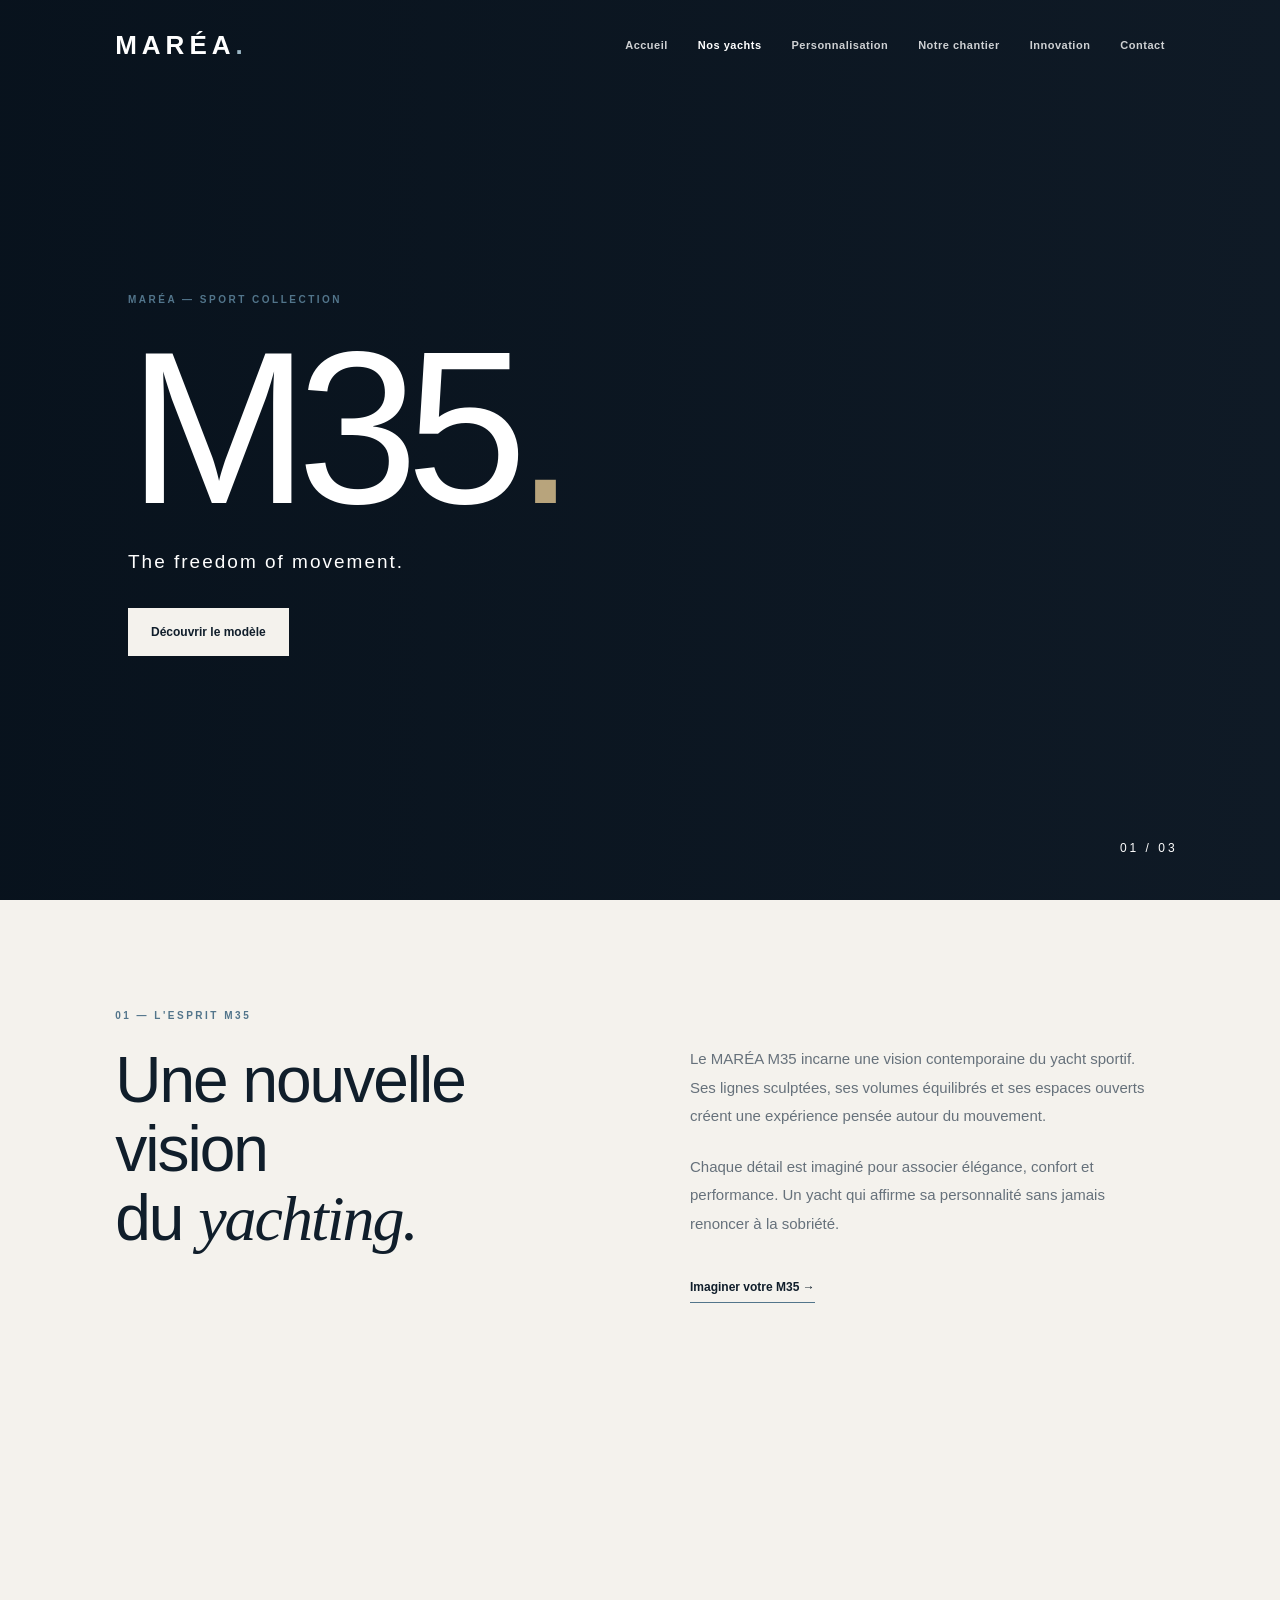
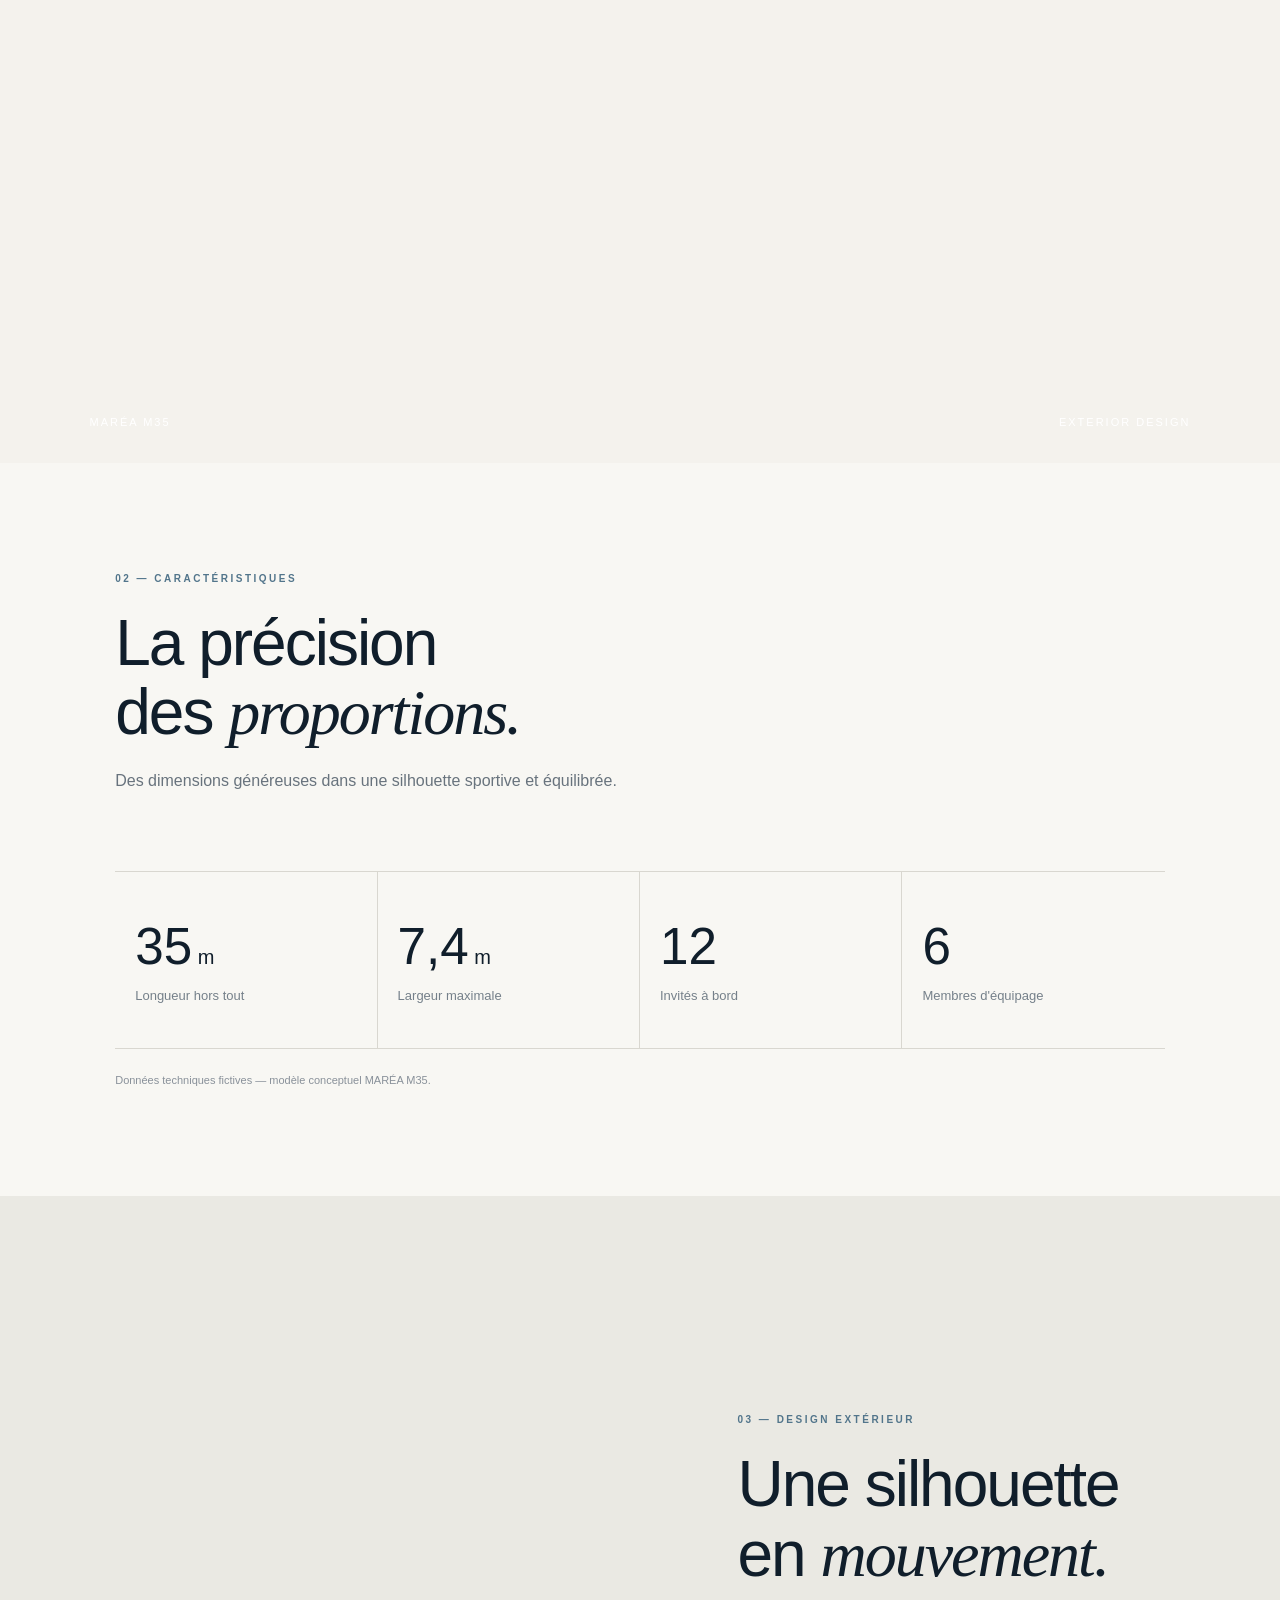
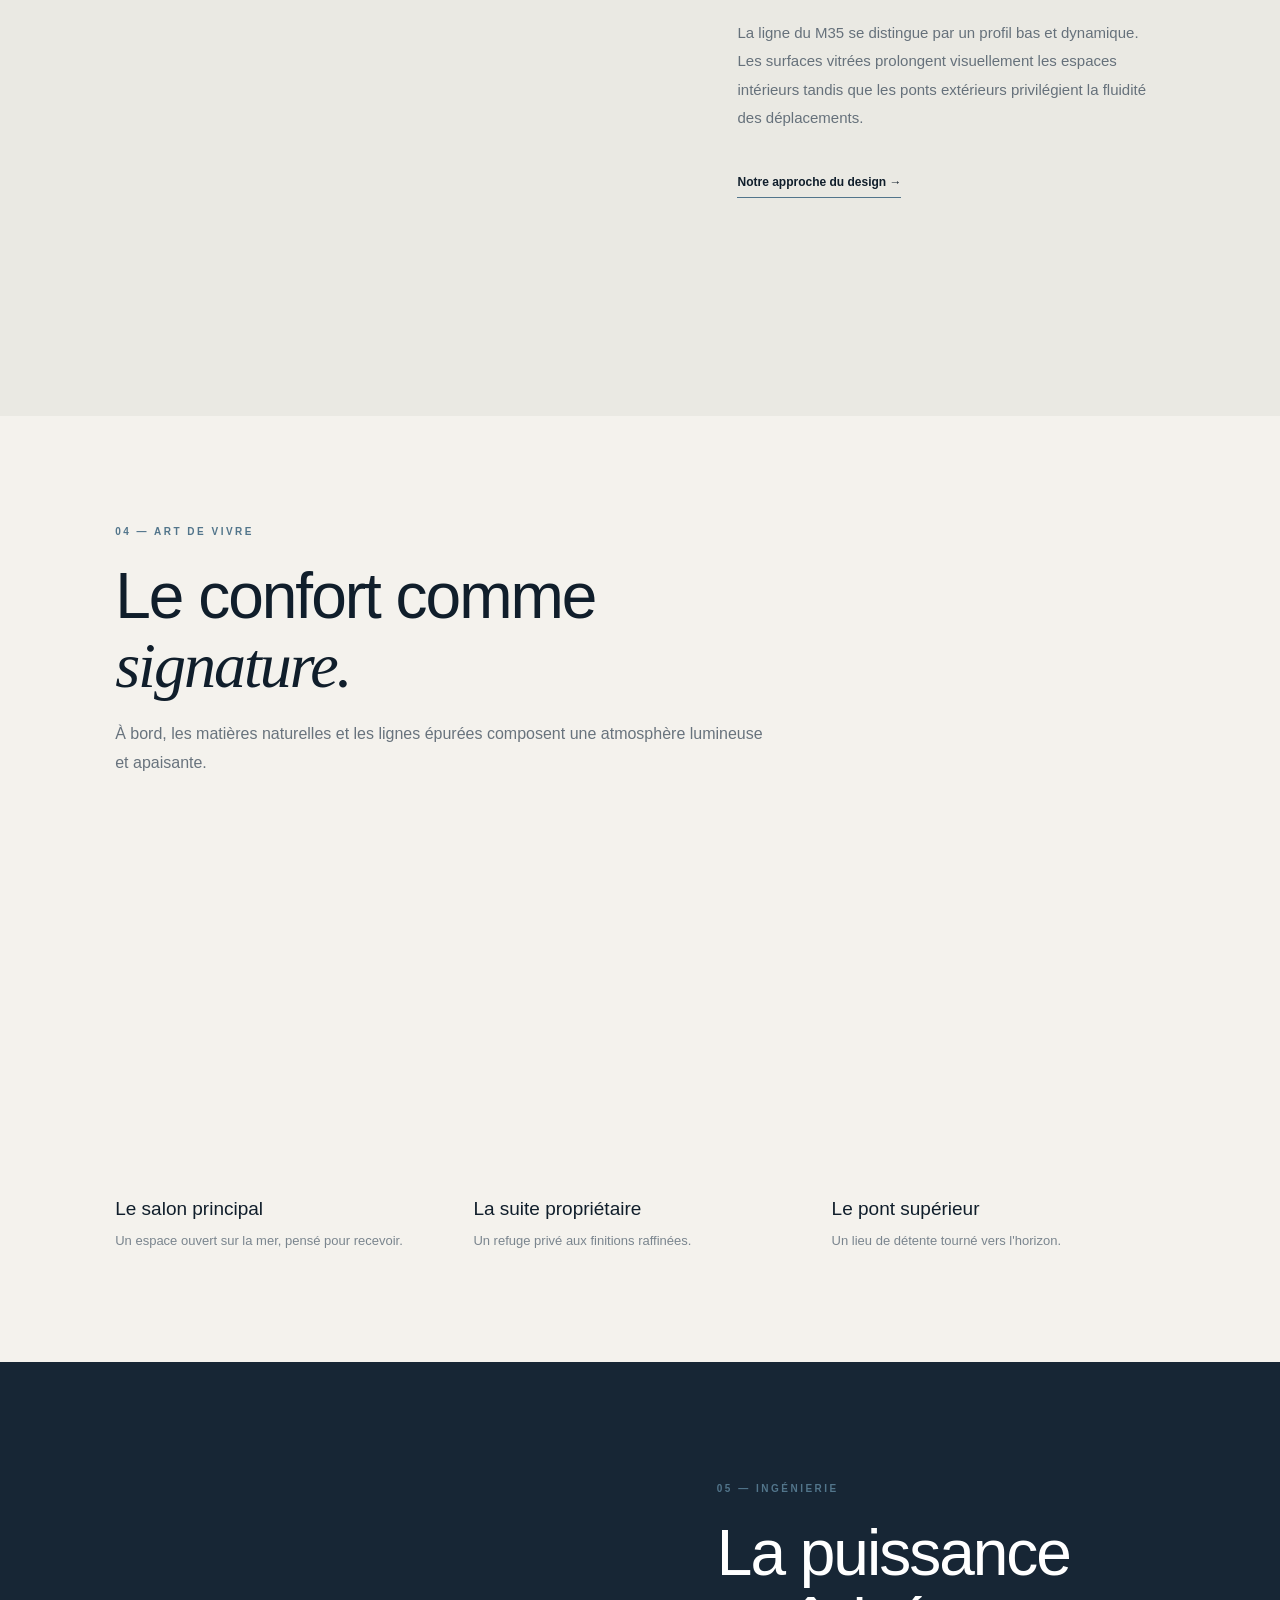
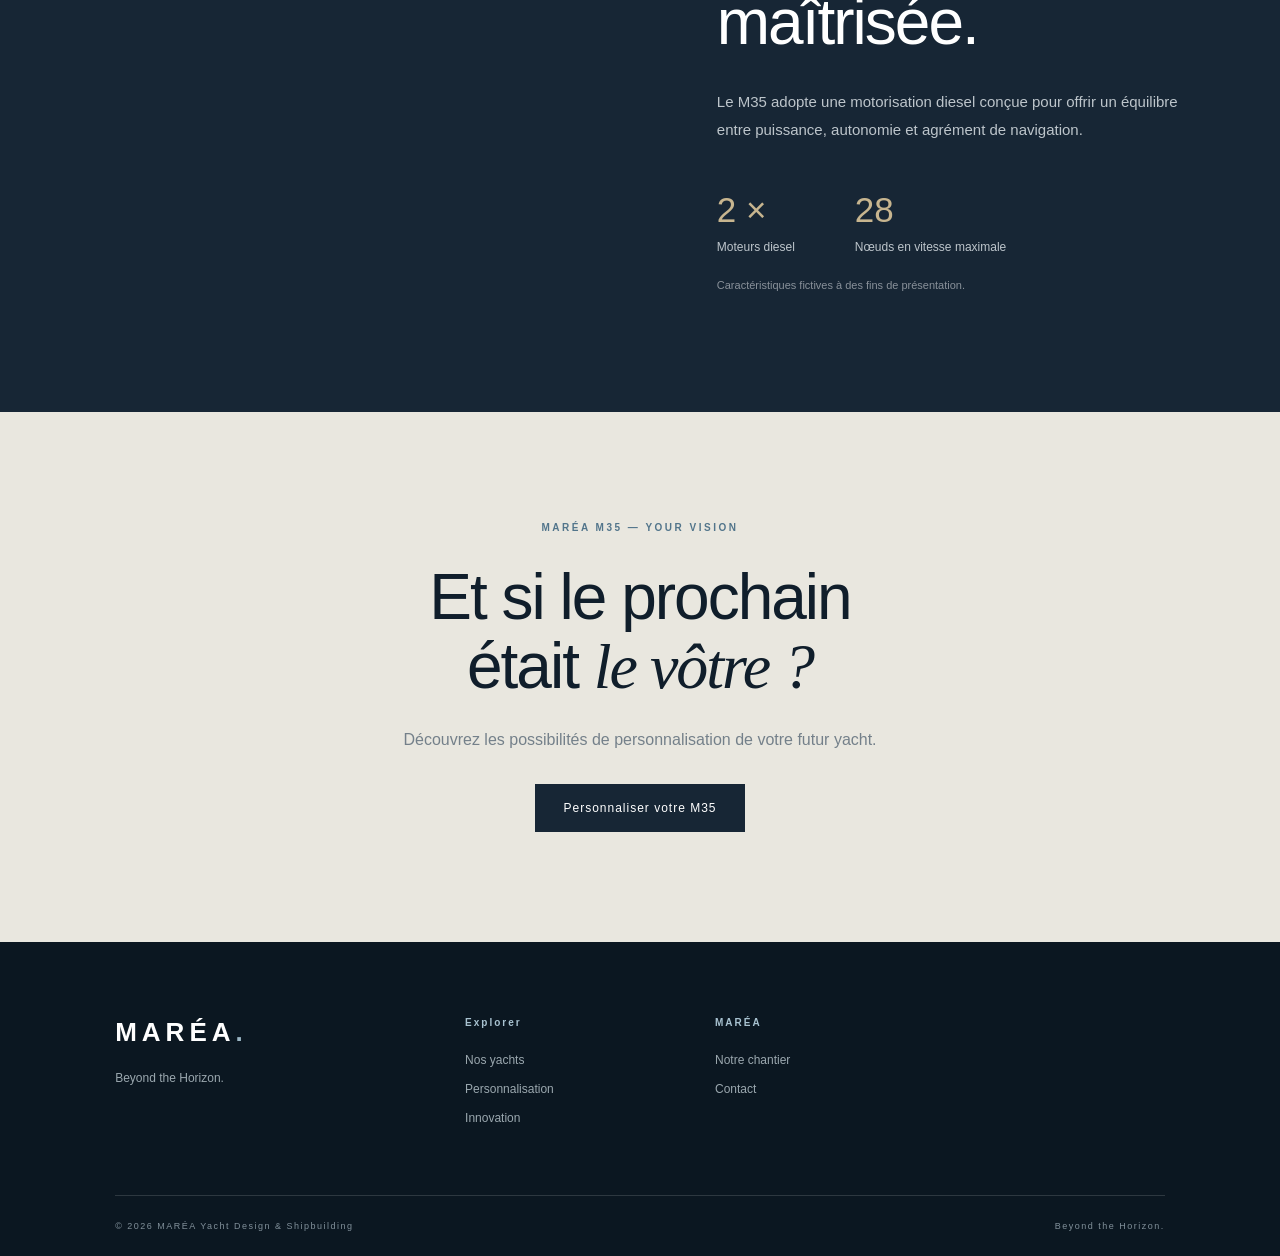
<file: m35.html>
<!DOCTYPE html>
<html lang="fr">
<head>
  <meta charset="UTF-8">
  <meta name="viewport" content="width=device-width, initial-scale=1.0">
  <title>MARÉA M35 — Beyond the Horizon</title>
  <link rel="stylesheet" href="style.css">
</head>

<body class="m35-page">

<header class="header">
  <a href="index.html" class="logo">MARÉA<span>.</span></a>

  <button class="menu-toggle" aria-label="Ouvrir le menu">☰</button>

  <nav class="nav">
    <a href="index.html">Accueil</a>
    <a href="yachts.html" class="active">Nos yachts</a>
    <a href="personnalisation.html">Personnalisation</a>
    <a href="chantier.html">Notre chantier</a>
    <a href="innovation.html">Innovation</a>
    <a href="contact.html">Contact</a>
  </nav>
</header>

<main>

  <!-- HERO -->
  <section class="m35-hero">
    <div class="m35-hero-image"></div>
    <div class="m35-hero-content">
      <p class="section-label">MARÉA — SPORT COLLECTION</p>
      <h1>M35<span>.</span></h1>
      <p class="m35-hero-subtitle">The freedom of movement.</p>
      <a href="#presentation" class="btn-light">Découvrir le modèle</a>
    </div>
    <div class="m35-hero-number">01 / 03</div>
  </section>

  <!-- PRESENTATION -->
  <section class="m35-intro section-padding" id="presentation">
    <div class="m35-intro-left reveal">
      <p class="section-label">01 — L'ESPRIT M35</p>
      <h2>Une nouvelle vision<br>du <em>yachting.</em></h2>
    </div>

    <div class="m35-intro-right reveal">
      <p>
        Le MARÉA M35 incarne une vision contemporaine du yacht sportif.
        Ses lignes sculptées, ses volumes équilibrés et ses espaces
        ouverts créent une expérience pensée autour du mouvement.
      </p>
      <p>
        Chaque détail est imaginé pour associer élégance, confort
        et performance. Un yacht qui affirme sa personnalité sans
        jamais renoncer à la sobriété.
      </p>
      <a href="personnalisation.html" class="text-link">
        Imaginer votre M35 →
      </a>
    </div>
  </section>

  <!-- IMAGE IMMERSIVE -->
  <section class="m35-full-image">
    <div class="m35-image-caption">
      <span>MARÉA M35</span>
      <span>Exterior design</span>
    </div>
  </section>

  <!-- CARACTERISTIQUES -->
  <section class="m35-specs section-padding">
    <div class="m35-section-heading reveal">
      <p class="section-label">02 — CARACTÉRISTIQUES</p>
      <h2>La précision<br>des <em>proportions.</em></h2>
      <p>Des dimensions généreuses dans une silhouette sportive et équilibrée.</p>
    </div>

    <div class="m35-spec-grid reveal">
      <div class="m35-spec">
        <strong>35<span> m</span></strong>
        <p>Longueur hors tout</p>
      </div>
      <div class="m35-spec">
        <strong>7,4<span> m</span></strong>
        <p>Largeur maximale</p>
      </div>
      <div class="m35-spec">
        <strong>12</strong>
        <p>Invités à bord</p>
      </div>
      <div class="m35-spec">
        <strong>6</strong>
        <p>Membres d'équipage</p>
      </div>
    </div>

    <p class="m35-spec-note">
      Données techniques fictives — modèle conceptuel MARÉA M35.
    </p>
  </section>

  <!-- DESIGN -->
  <section class="m35-design section-padding">
    <div class="m35-design-image reveal"></div>

    <div class="m35-design-content reveal">
      <p class="section-label">03 — DESIGN EXTÉRIEUR</p>
      <h2>Une silhouette<br>en <em>mouvement.</em></h2>
      <p>
        La ligne du M35 se distingue par un profil bas et dynamique.
        Les surfaces vitrées prolongent visuellement les espaces
        intérieurs tandis que les ponts extérieurs privilégient
        la fluidité des déplacements.
      </p>
      <a href="innovation.html" class="text-link">Notre approche du design →</a>
    </div>
  </section>

  <!-- INTERIEUR -->
  <section class="m35-interior section-padding">
    <div class="m35-section-heading reveal">
      <p class="section-label">04 — ART DE VIVRE</p>
      <h2>Le confort comme<br><em>signature.</em></h2>
      <p>
        À bord, les matières naturelles et les lignes épurées
        composent une atmosphère lumineuse et apaisante.
      </p>
    </div>

    <div class="m35-interior-grid">
      <div class="m35-interior-card reveal">
        <div class="m35-interior-img interior-one"></div>
        <h3>Le salon principal</h3>
        <p>Un espace ouvert sur la mer, pensé pour recevoir.</p>
      </div>

      <div class="m35-interior-card reveal">
        <div class="m35-interior-img interior-two"></div>
        <h3>La suite propriétaire</h3>
        <p>Un refuge privé aux finitions raffinées.</p>
      </div>

      <div class="m35-interior-card reveal">
        <div class="m35-interior-img interior-three"></div>
        <h3>Le pont supérieur</h3>
        <p>Un lieu de détente tourné vers l'horizon.</p>
      </div>
    </div>
  </section>

  <!-- MOTORISATION -->
  <section class="m35-engine">
    <div class="m35-engine-image"></div>
    <div class="m35-engine-content reveal">
      <p class="section-label">05 — INGÉNIERIE</p>
      <h2>La puissance<br>maîtrisée.</h2>
      <p>
        Le M35 adopte une motorisation diesel conçue pour offrir
        un équilibre entre puissance, autonomie et agrément
        de navigation.
      </p>
      <div class="m35-engine-data">
        <div>
          <strong>2 ×</strong>
          <span>Moteurs diesel</span>
        </div>
        <div>
          <strong>28</strong>
          <span>Nœuds en vitesse maximale</span>
        </div>
      </div>
      <p class="m35-spec-note">
        Caractéristiques fictives à des fins de présentation.
      </p>
    </div>
  </section>

  <!-- CTA -->
  <section class="m35-cta section-padding">
    <p class="section-label">MARÉA M35 — YOUR VISION</p>
    <h2>Et si le prochain<br>était <em>le vôtre ?</em></h2>
    <p>Découvrez les possibilités de personnalisation de votre futur yacht.</p>
    <a href="personnalisation.html" class="btn-dark">Personnaliser votre M35</a>
  </section>

</main>

<footer class="footer">
  <div class="footer-main">
    <div class="footer-brand">
      <a href="index.html" class="logo">MARÉA<span>.</span></a>
      <p>Beyond the Horizon.</p>
    </div>

    <div class="footer-column">
      <h4>Explorer</h4>
      <a href="yachts.html">Nos yachts</a>
      <a href="personnalisation.html">Personnalisation</a>
      <a href="innovation.html">Innovation</a>
    </div>

    <div class="footer-column">
      <h4>MARÉA</h4>
      <a href="chantier.html">Notre chantier</a>
      <a href="contact.html">Contact</a>
    </div>
  </div>

  <div class="footer-bottom">
    <span>© <span id="year"></span> MARÉA Yacht Design & Shipbuilding</span>
    <span>Beyond the Horizon.</span>
  </div>
</footer>

<script>
  document.getElementById("year").textContent = new Date().getFullYear();

  const menuToggle = document.querySelector(".menu-toggle");
  const nav = document.querySelector(".nav");

  menuToggle.addEventListener("click", () => {
    nav.classList.toggle("nav-open");
    menuToggle.textContent = nav.classList.contains("nav-open") ? "✕" : "☰";
  });

  window.addEventListener("scroll", () => {
    document.querySelector(".header").classList.toggle("scrolled", window.scrollY > 40);
  });

  const observer = new IntersectionObserver(entries => {
    entries.forEach(entry => {
      if (entry.isIntersecting) {
        entry.target.classList.add("visible");
        observer.unobserve(entry.target);
      }
    });
  }, { threshold: 0.12 });

  document.querySelectorAll(".reveal").forEach(element => observer.observe(element));
</script>

</body>
</html>
</file>
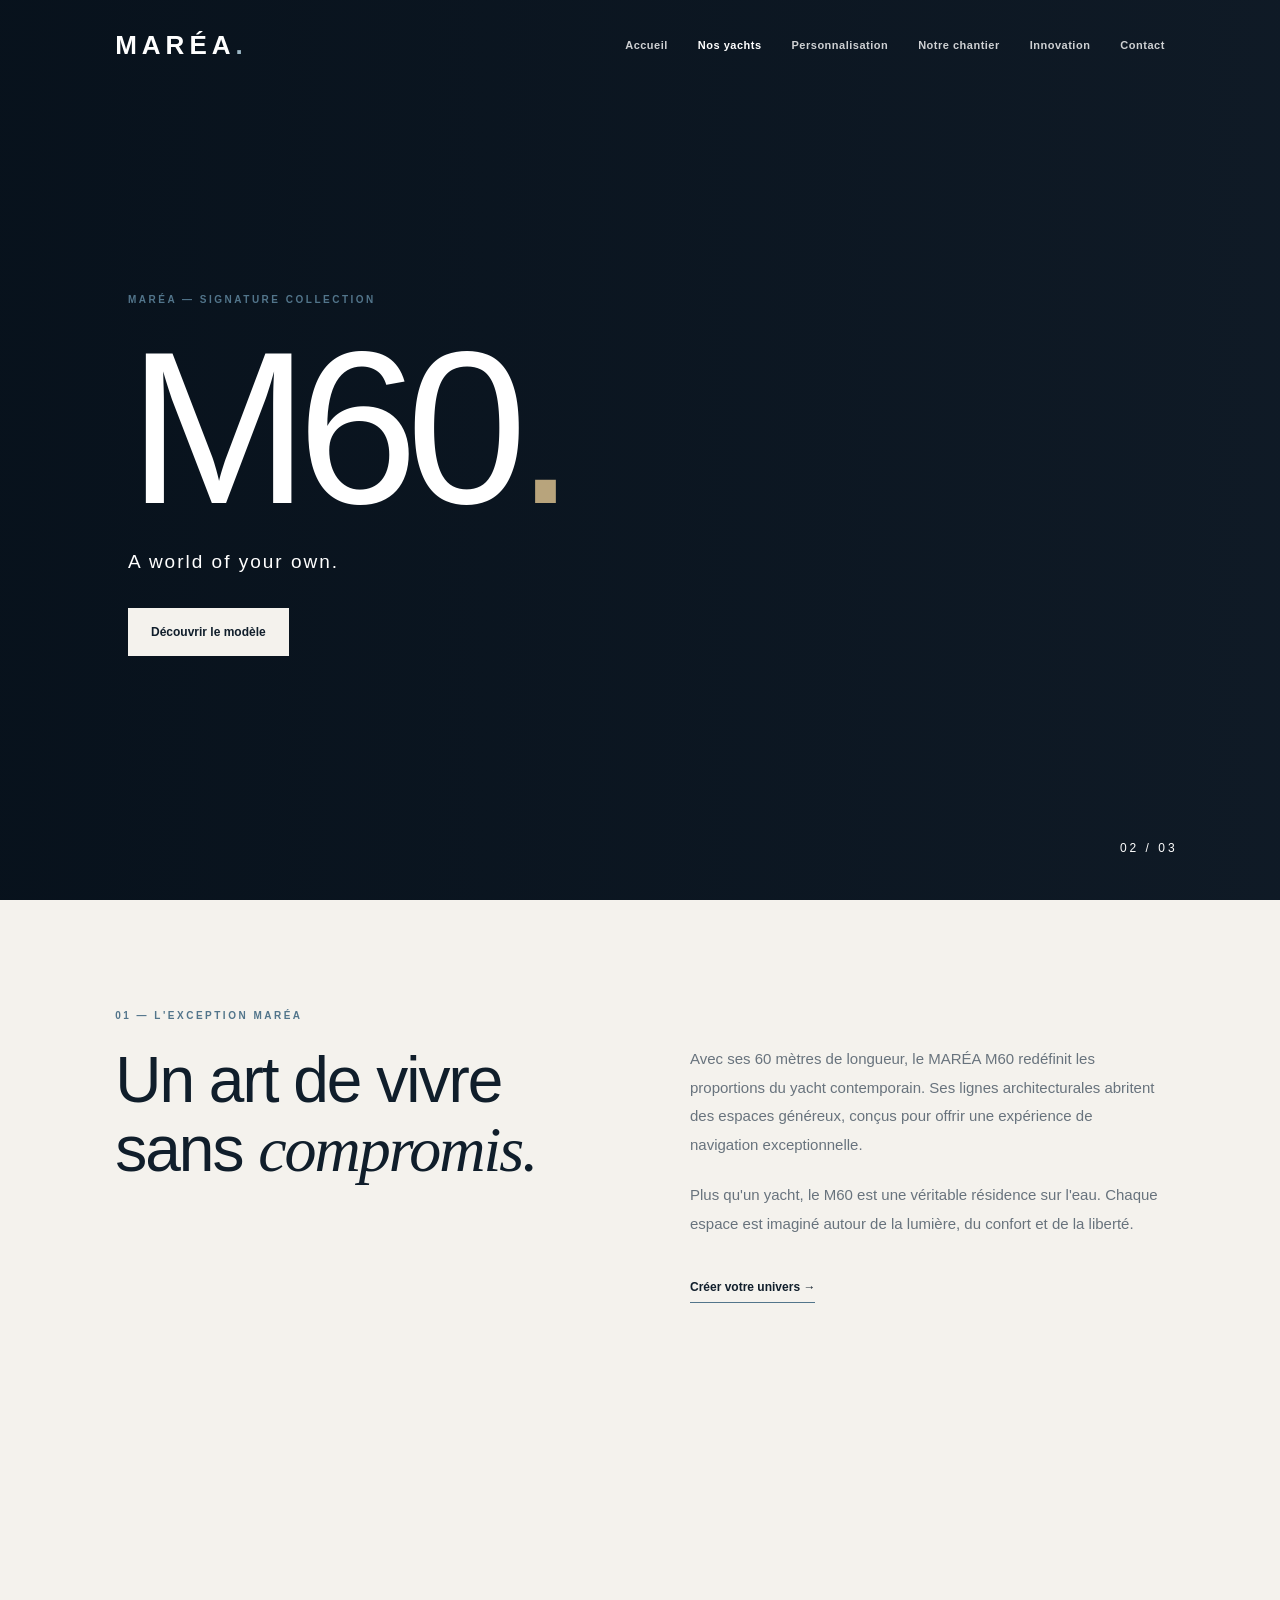
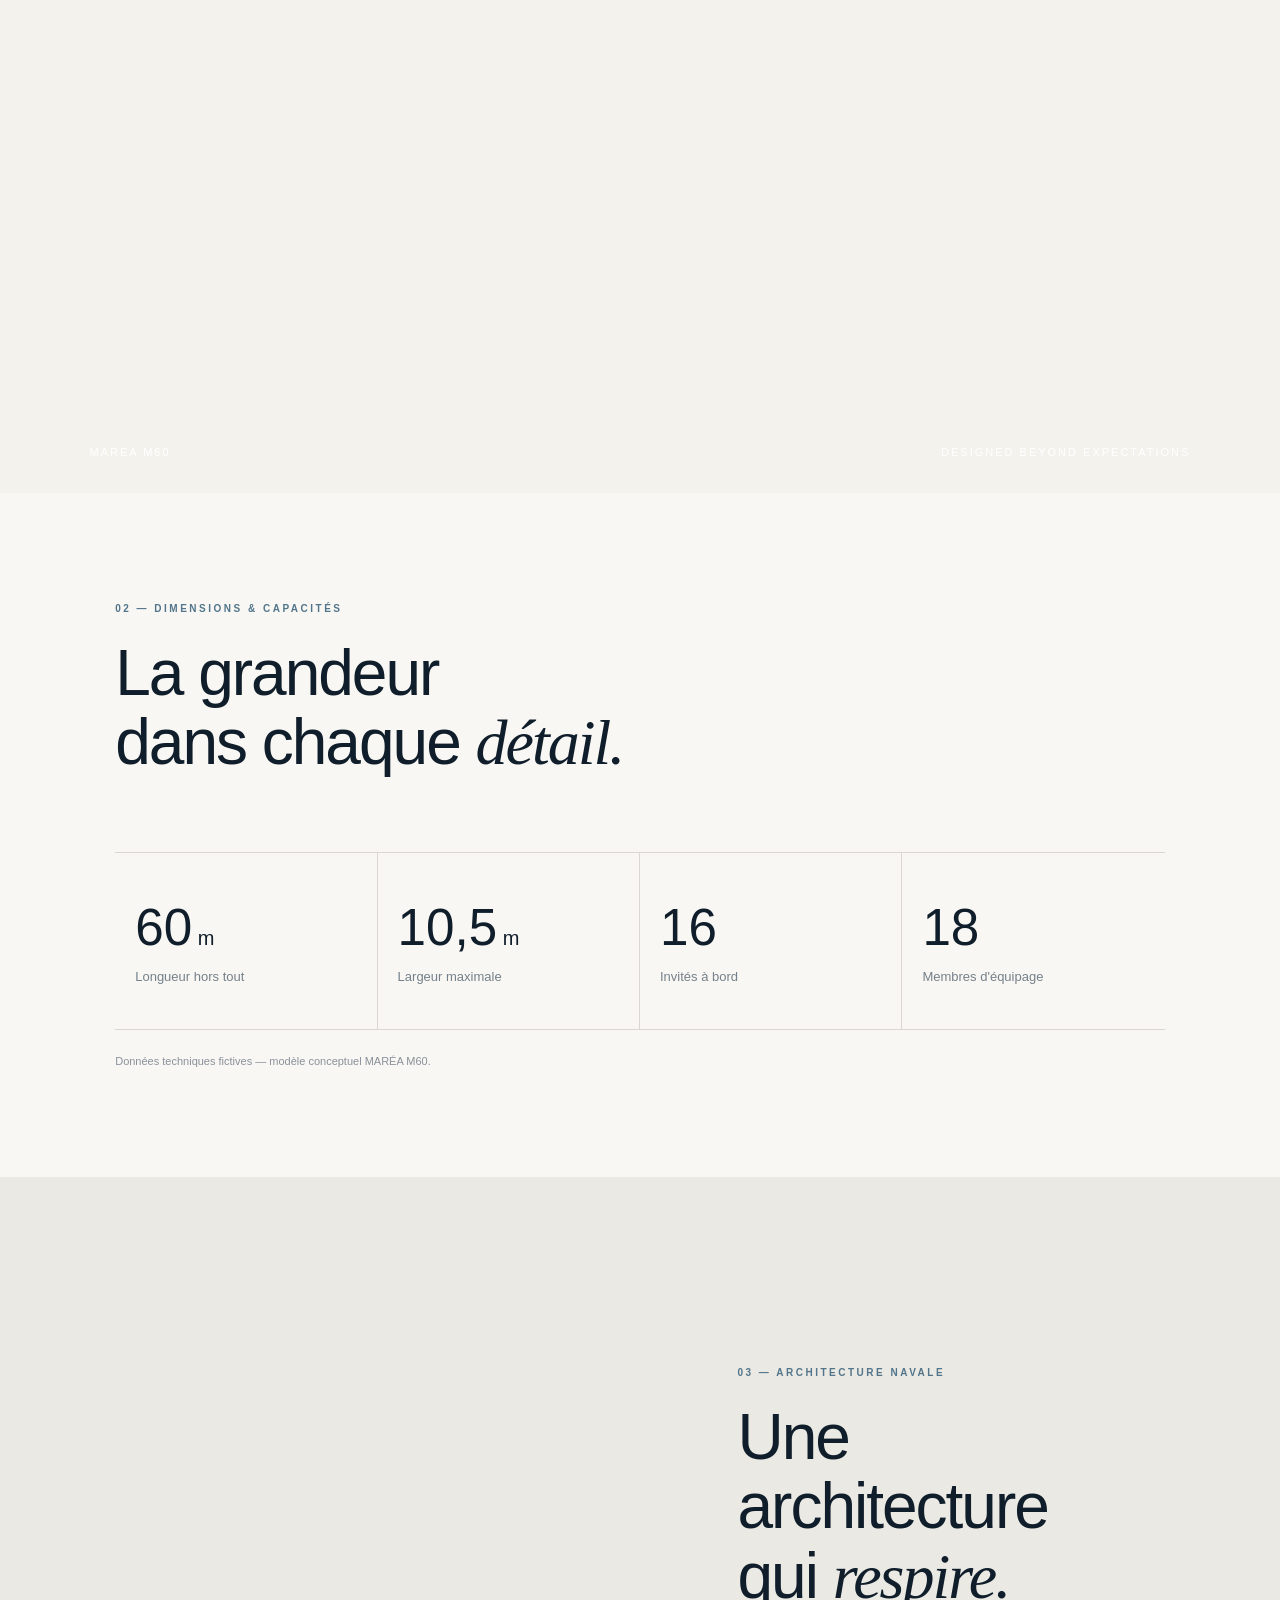
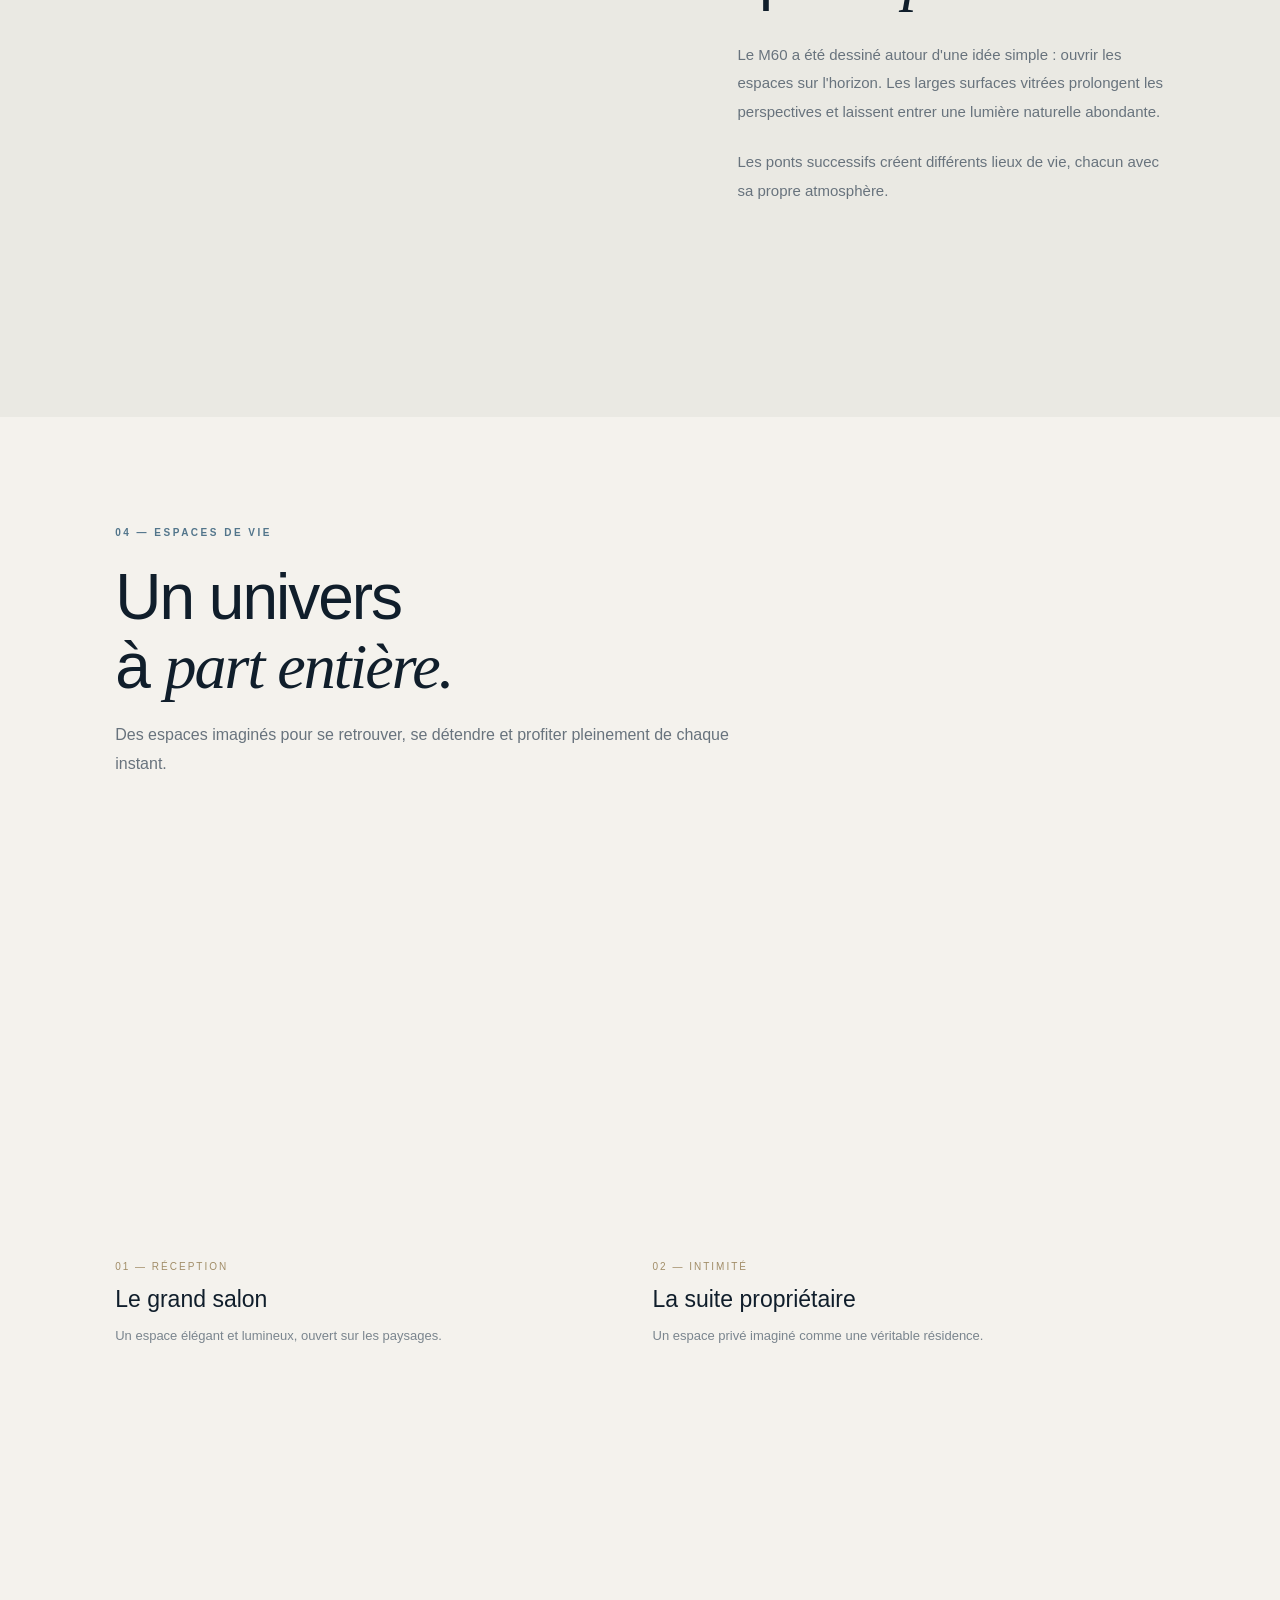
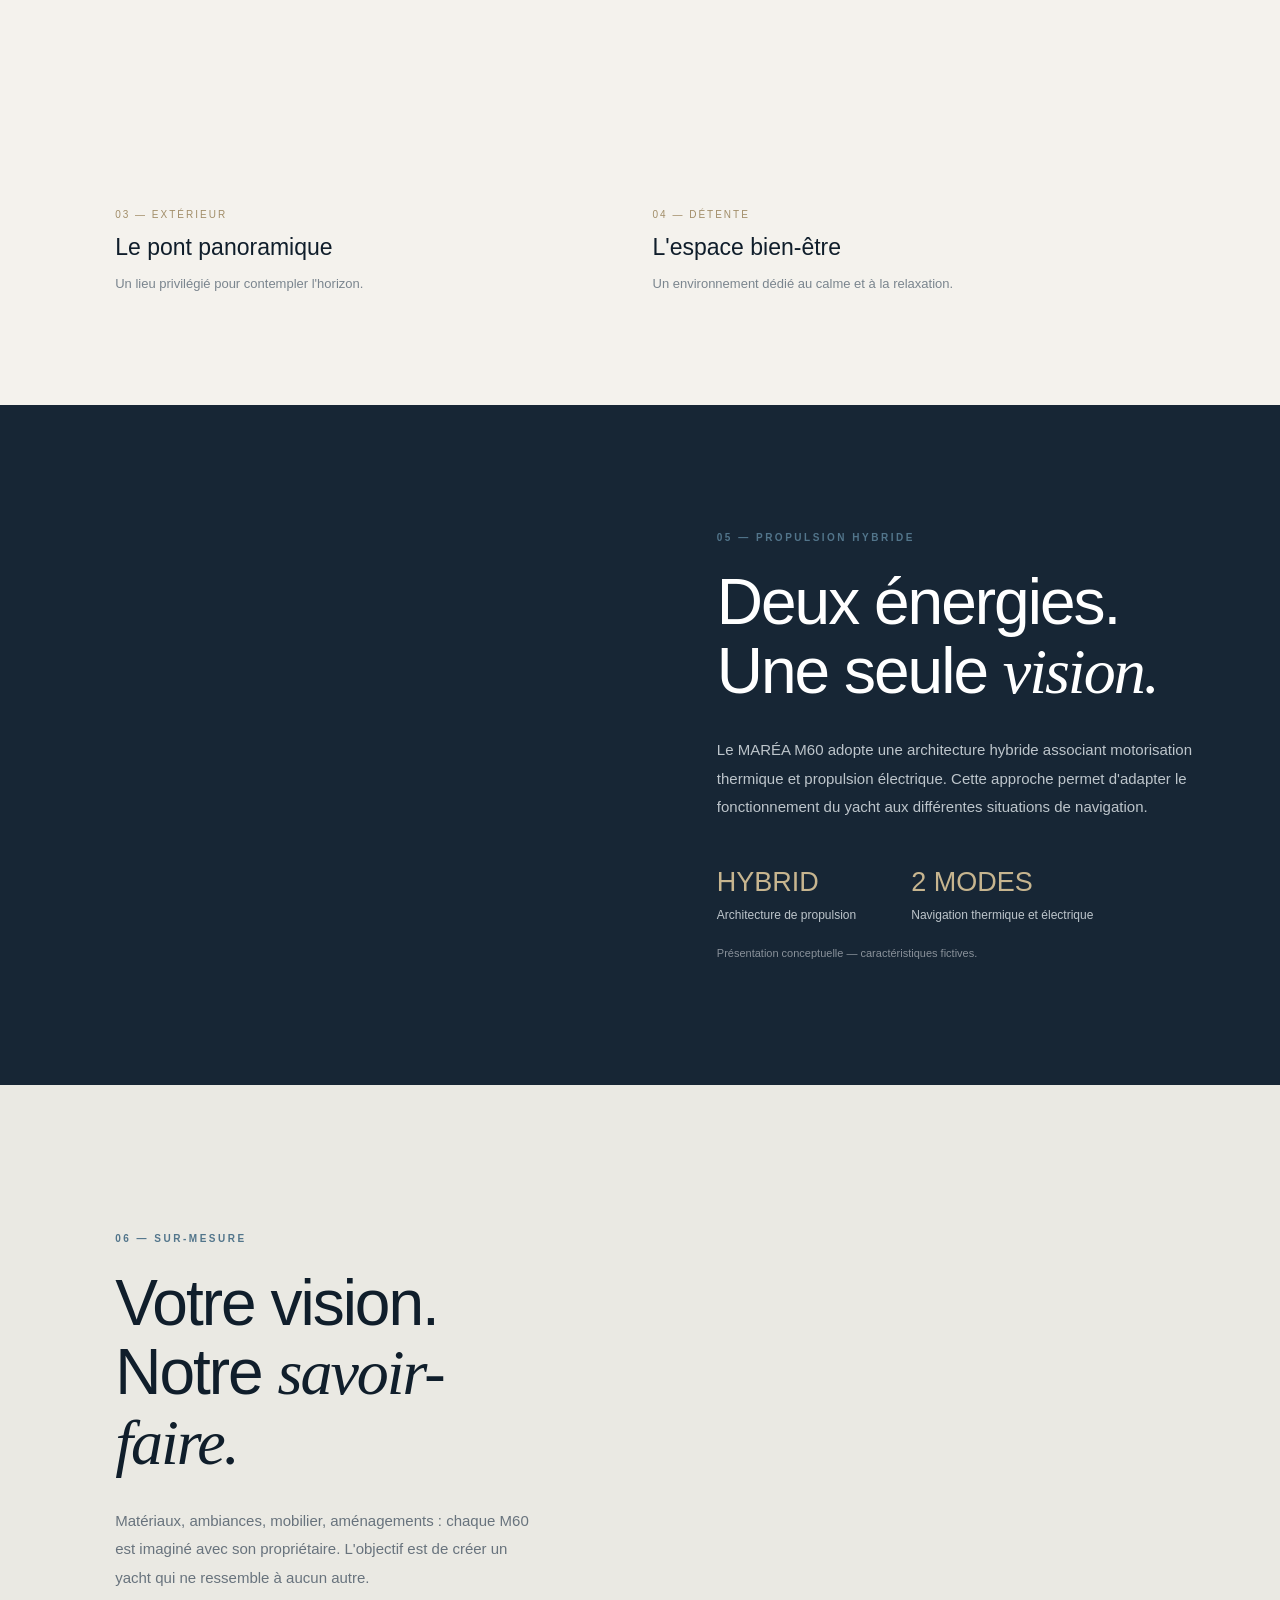
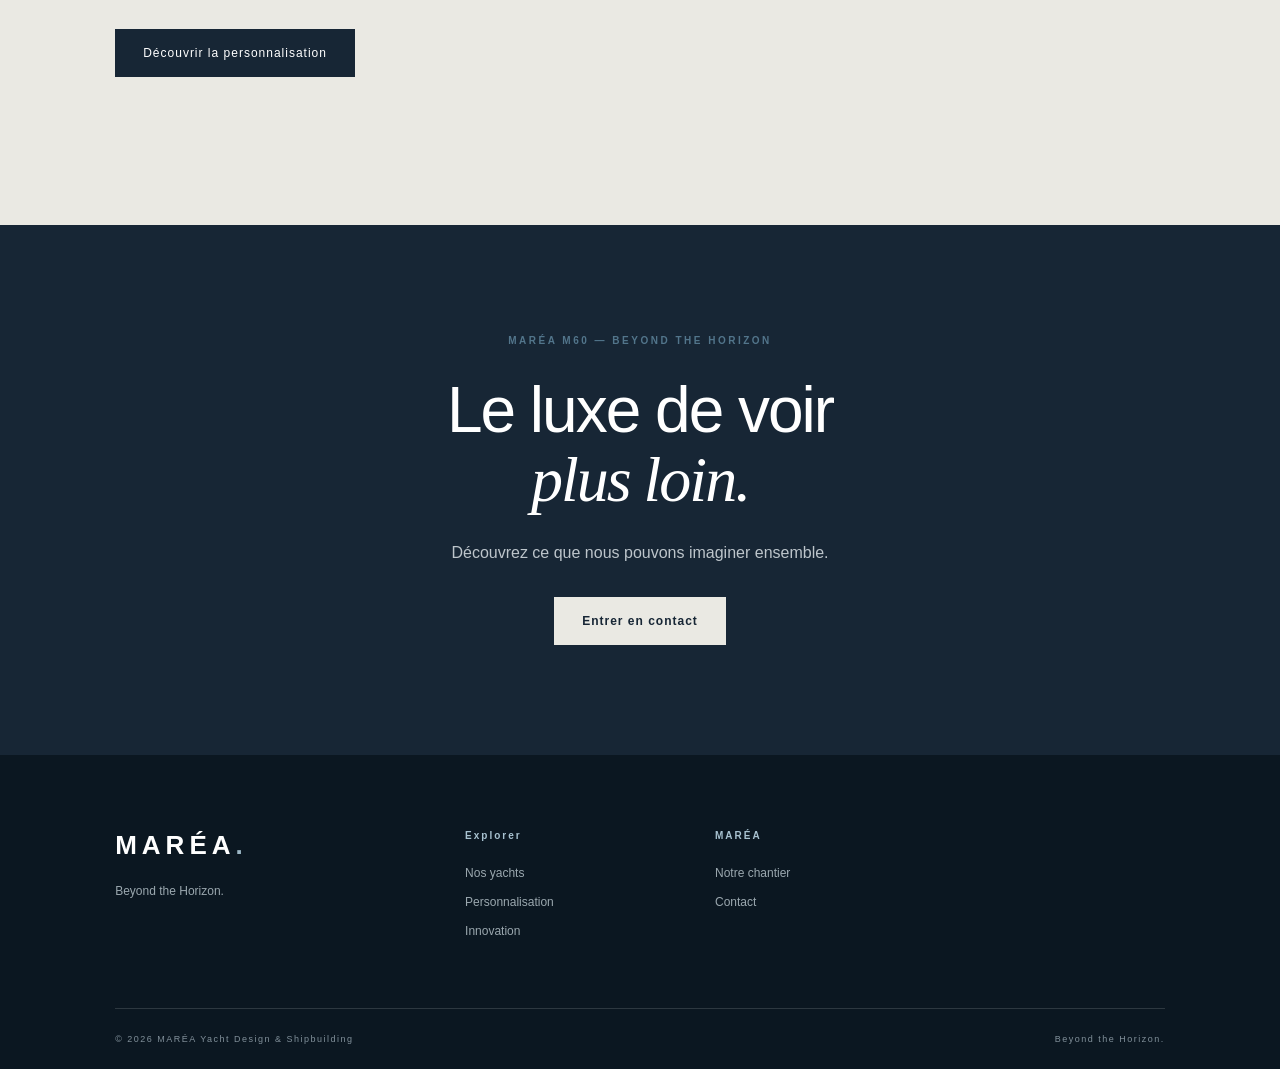
<file: m60.html>
<!DOCTYPE html>
<html lang="fr">
<head>
  <meta charset="UTF-8">
  <meta name="viewport" content="width=device-width, initial-scale=1.0">
  <title>MARÉA M60 — Beyond the Horizon</title>
  <link rel="stylesheet" href="style.css">
</head>

<body class="m60-page">

<header class="header">
  <a href="index.html" class="logo">MARÉA<span>.</span></a>
  <button class="menu-toggle" aria-label="Ouvrir le menu">☰</button>

  <nav class="nav">
    <a href="index.html">Accueil</a>
    <a href="yachts.html" class="active">Nos yachts</a>
    <a href="personnalisation.html">Personnalisation</a>
    <a href="chantier.html">Notre chantier</a>
    <a href="innovation.html">Innovation</a>
    <a href="contact.html">Contact</a>
  </nav>
</header>

<main>

  <!-- HERO -->
  <section class="m60-hero">
    <div class="m60-hero-image"></div>
    <div class="m60-hero-content">
      <p class="section-label">MARÉA — SIGNATURE COLLECTION</p>
      <h1>M60<span>.</span></h1>
      <p class="m60-hero-subtitle">A world of your own.</p>
      <a href="#presentation" class="btn-light">Découvrir le modèle</a>
    </div>
    <div class="m60-hero-number">02 / 03</div>
  </section>

  <!-- INTRODUCTION -->
  <section class="m60-intro section-padding" id="presentation">
    <div class="m60-intro-heading reveal">
      <p class="section-label">01 — L'EXCEPTION MARÉA</p>
      <h2>Un art de vivre<br>sans <em>compromis.</em></h2>
    </div>

    <div class="m60-intro-text reveal">
      <p>
        Avec ses 60 mètres de longueur, le MARÉA M60 redéfinit
        les proportions du yacht contemporain. Ses lignes
        architecturales abritent des espaces généreux, conçus
        pour offrir une expérience de navigation exceptionnelle.
      </p>
      <p>
        Plus qu'un yacht, le M60 est une véritable résidence
        sur l'eau. Chaque espace est imaginé autour de la lumière,
        du confort et de la liberté.
      </p>
      <a href="personnalisation.html" class="text-link">
        Créer votre univers →
      </a>
    </div>
  </section>

  <!-- GRANDE IMAGE -->
  <section class="m60-full-image">
    <div class="m60-image-caption">
      <span>MARÉA M60</span>
      <span>Designed beyond expectations</span>
    </div>
  </section>

  <!-- CARACTERISTIQUES -->
  <section class="m60-specs section-padding">
    <div class="m60-heading reveal">
      <p class="section-label">02 — DIMENSIONS & CAPACITÉS</p>
      <h2>La grandeur<br>dans chaque <em>détail.</em></h2>
    </div>

    <div class="m60-spec-grid reveal">
      <div class="m60-spec">
        <strong>60<span> m</span></strong>
        <p>Longueur hors tout</p>
      </div>

      <div class="m60-spec">
        <strong>10,5<span> m</span></strong>
        <p>Largeur maximale</p>
      </div>

      <div class="m60-spec">
        <strong>16</strong>
        <p>Invités à bord</p>
      </div>

      <div class="m60-spec">
        <strong>18</strong>
        <p>Membres d'équipage</p>
      </div>
    </div>

    <p class="m60-note">
      Données techniques fictives — modèle conceptuel MARÉA M60.
    </p>
  </section>

  <!-- ARCHITECTURE -->
  <section class="m60-architecture section-padding">
    <div class="m60-architecture-image reveal"></div>

    <div class="m60-architecture-content reveal">
      <p class="section-label">03 — ARCHITECTURE NAVALE</p>
      <h2>Une architecture<br>qui <em>respire.</em></h2>
      <p>
        Le M60 a été dessiné autour d'une idée simple :
        ouvrir les espaces sur l'horizon. Les larges surfaces
        vitrées prolongent les perspectives et laissent entrer
        une lumière naturelle abondante.
      </p>
      <p>
        Les ponts successifs créent différents lieux de vie,
        chacun avec sa propre atmosphère.
      </p>
    </div>
  </section>

  <!-- ESPACES DE VIE -->
  <section class="m60-lifestyle section-padding">
    <div class="m60-heading reveal">
      <p class="section-label">04 — ESPACES DE VIE</p>
      <h2>Un univers<br>à <em>part entière.</em></h2>
      <p>
        Des espaces imaginés pour se retrouver, se détendre
        et profiter pleinement de chaque instant.
      </p>
    </div>

    <div class="m60-lifestyle-grid">

      <article class="m60-lifestyle-card reveal">
        <div class="m60-life-image life-salon"></div>
        <div class="m60-life-info">
          <span>01 — RÉCEPTION</span>
          <h3>Le grand salon</h3>
          <p>
            Un espace élégant et lumineux, ouvert sur les paysages.
          </p>
        </div>
      </article>

      <article class="m60-lifestyle-card reveal">
        <div class="m60-life-image life-suite"></div>
        <div class="m60-life-info">
          <span>02 — INTIMITÉ</span>
          <h3>La suite propriétaire</h3>
          <p>
            Un espace privé imaginé comme une véritable résidence.
          </p>
        </div>
      </article>

      <article class="m60-lifestyle-card reveal">
        <div class="m60-life-image life-deck"></div>
        <div class="m60-life-info">
          <span>03 — EXTÉRIEUR</span>
          <h3>Le pont panoramique</h3>
          <p>
            Un lieu privilégié pour contempler l'horizon.
          </p>
        </div>
      </article>

      <article class="m60-lifestyle-card reveal">
        <div class="m60-life-image life-pool"></div>
        <div class="m60-life-info">
          <span>04 — DÉTENTE</span>
          <h3>L'espace bien-être</h3>
          <p>
            Un environnement dédié au calme et à la relaxation.
          </p>
        </div>
      </article>

    </div>
  </section>

  <!-- MOTORISATION HYBRIDE -->
  <section class="m60-hybrid">
    <div class="m60-hybrid-image"></div>

    <div class="m60-hybrid-content reveal">
      <p class="section-label">05 — PROPULSION HYBRIDE</p>
      <h2>Deux énergies.<br>Une seule <em>vision.</em></h2>

      <p>
        Le MARÉA M60 adopte une architecture hybride associant
        motorisation thermique et propulsion électrique.
        Cette approche permet d'adapter le fonctionnement du
        yacht aux différentes situations de navigation.
      </p>

      <div class="m60-hybrid-details">
        <div>
          <strong>HYBRID</strong>
          <span>Architecture de propulsion</span>
        </div>

        <div>
          <strong>2 MODES</strong>
          <span>Navigation thermique et électrique</span>
        </div>
      </div>

      <p class="m60-note">
        Présentation conceptuelle — caractéristiques fictives.
      </p>
    </div>
  </section>

  <!-- PERSONNALISATION -->
  <section class="m60-custom section-padding">
    <div class="m60-custom-content reveal">
      <p class="section-label">06 — SUR-MESURE</p>
      <h2>Votre vision.<br>Notre <em>savoir-faire.</em></h2>
      <p>
        Matériaux, ambiances, mobilier, aménagements :
        chaque M60 est imaginé avec son propriétaire.
        L'objectif est de créer un yacht qui ne ressemble
        à aucun autre.
      </p>
      <a href="personnalisation.html" class="btn-dark">
        Découvrir la personnalisation
      </a>
    </div>

    <div class="m60-custom-image reveal"></div>
  </section>

  <!-- CTA -->
  <section class="m60-cta section-padding">
    <p class="section-label">MARÉA M60 — BEYOND THE HORIZON</p>
    <h2>Le luxe de voir<br><em>plus loin.</em></h2>
    <p>Découvrez ce que nous pouvons imaginer ensemble.</p>
    <a href="contact.html" class="btn-light">Entrer en contact</a>
  </section>

</main>

<footer class="footer">
  <div class="footer-main">
    <div class="footer-brand">
      <a href="index.html" class="logo">MARÉA<span>.</span></a>
      <p>Beyond the Horizon.</p>
    </div>

    <div class="footer-column">
      <h4>Explorer</h4>
      <a href="yachts.html">Nos yachts</a>
      <a href="personnalisation.html">Personnalisation</a>
      <a href="innovation.html">Innovation</a>
    </div>

    <div class="footer-column">
      <h4>MARÉA</h4>
      <a href="chantier.html">Notre chantier</a>
      <a href="contact.html">Contact</a>
    </div>
  </div>

  <div class="footer-bottom">
    <span>© <span id="year"></span> MARÉA Yacht Design & Shipbuilding</span>
    <span>Beyond the Horizon.</span>
  </div>
</footer>

<script>
  document.getElementById("year").textContent = new Date().getFullYear();

  const menuToggle = document.querySelector(".menu-toggle");
  const nav = document.querySelector(".nav");

  menuToggle.addEventListener("click", () => {
    nav.classList.toggle("nav-open");
    menuToggle.textContent = nav.classList.contains("nav-open") ? "✕" : "☰";
  });

  window.addEventListener("scroll", () => {
    document.querySelector(".header").classList.toggle("scrolled", window.scrollY > 40);
  });

  const observer = new IntersectionObserver(entries => {
    entries.forEach(entry => {
      if (entry.isIntersecting) {
        entry.target.classList.add("visible");
        observer.unobserve(entry.target);
      }
    });
  }, { threshold: 0.12 });

  document.querySelectorAll(".reveal").forEach(element => observer.observe(element));
</script>

</body>
</html>
</file>
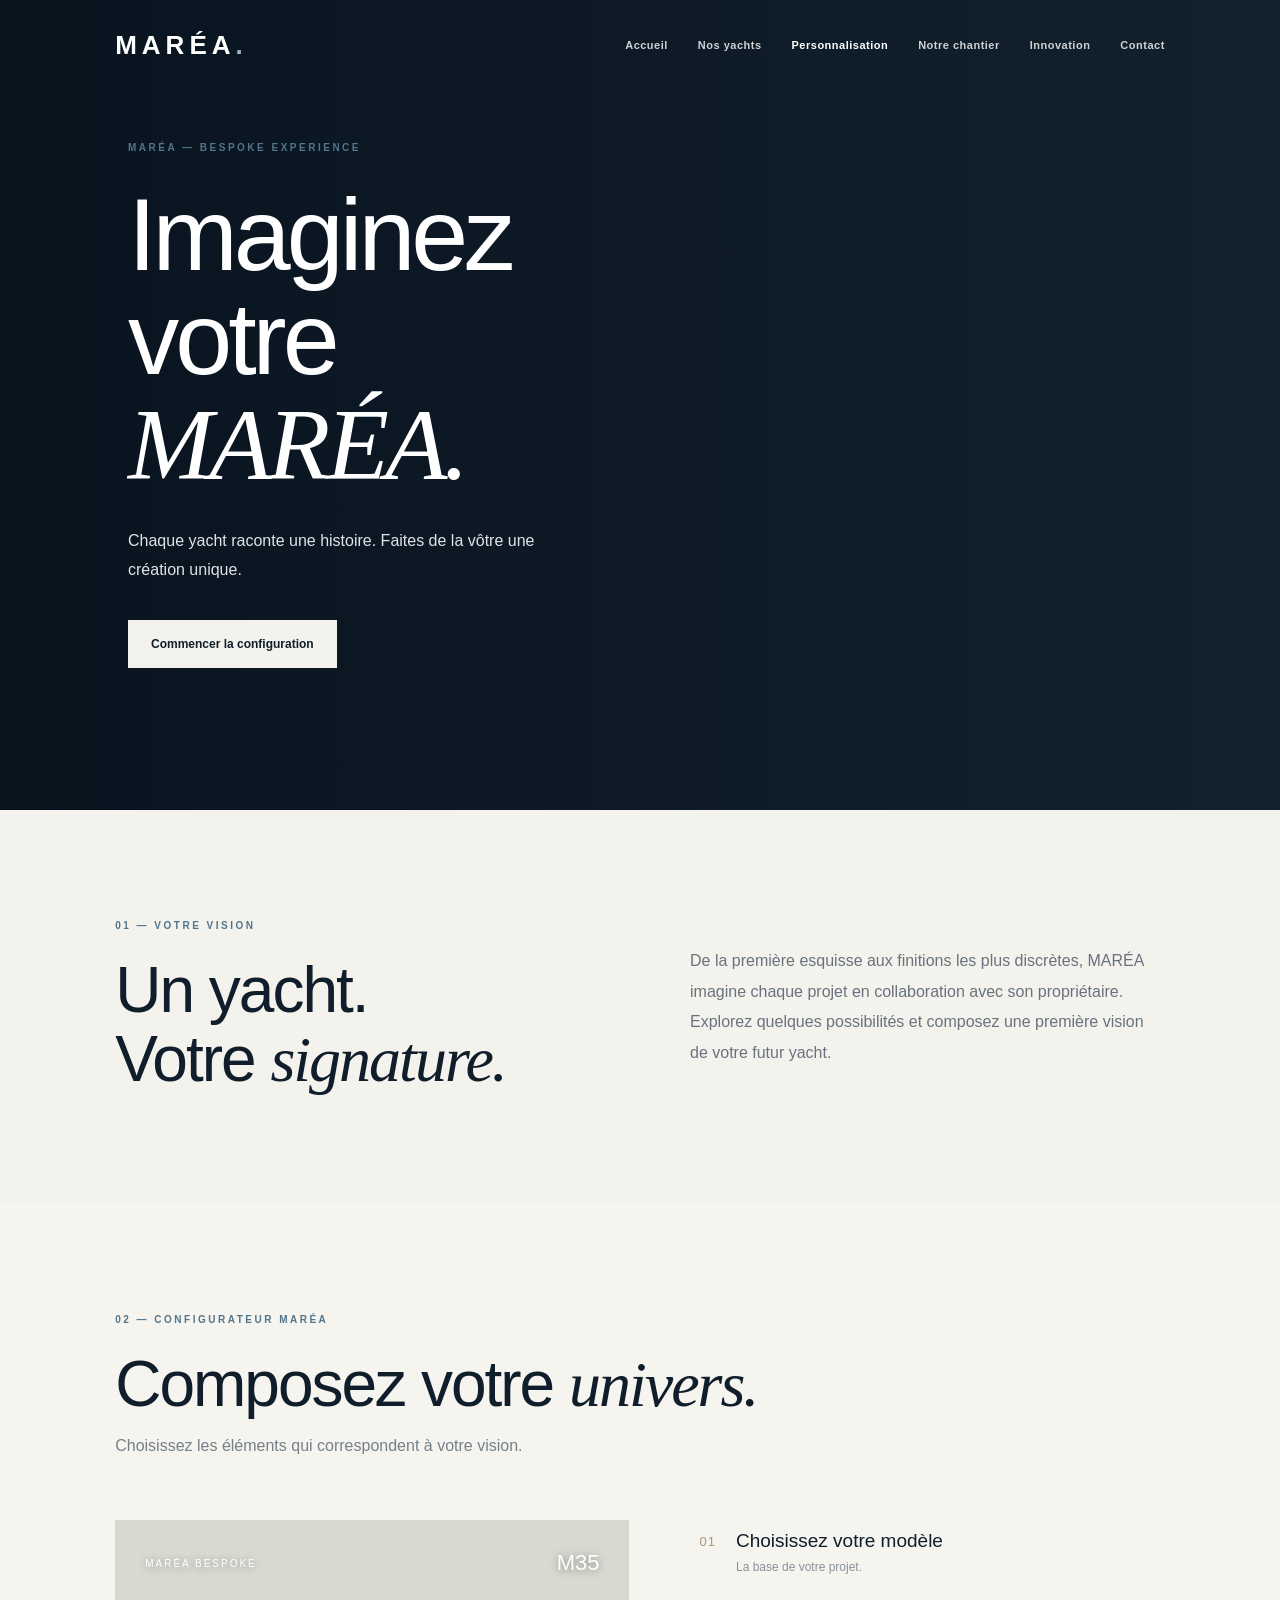
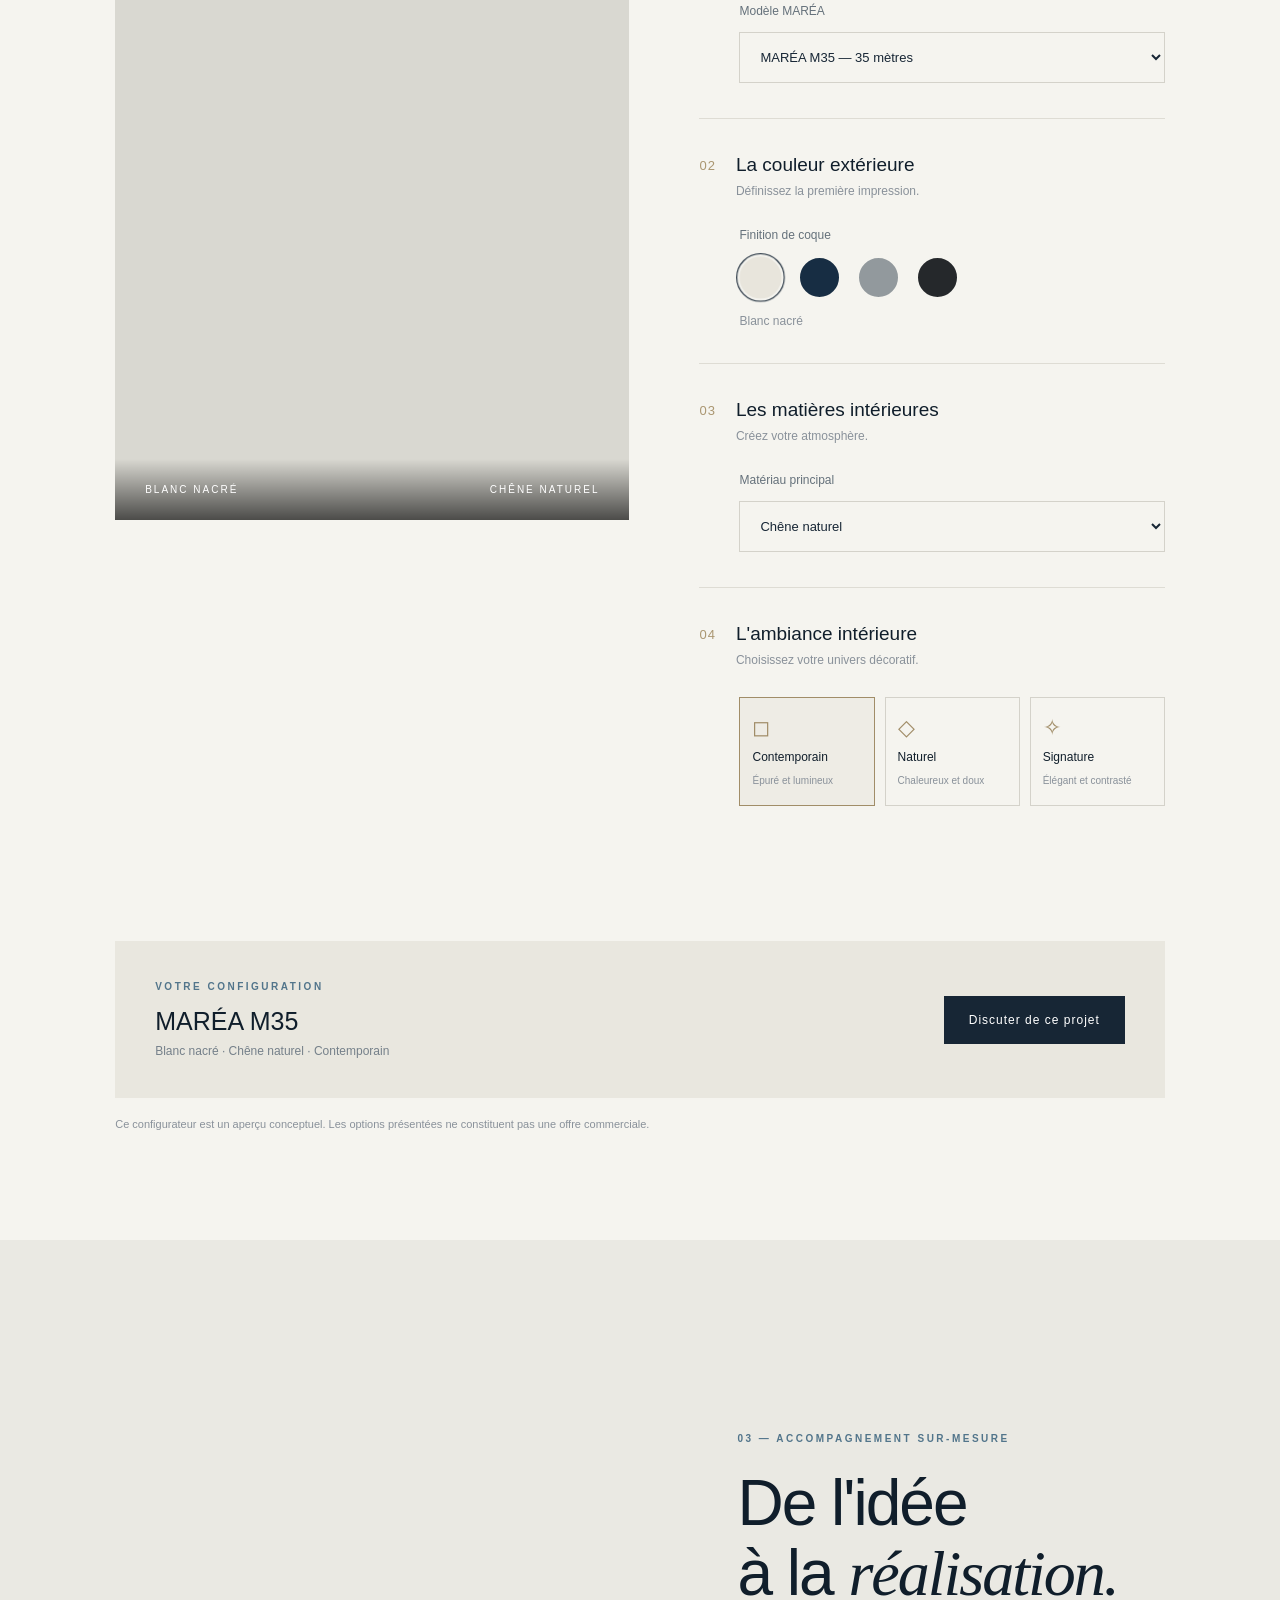
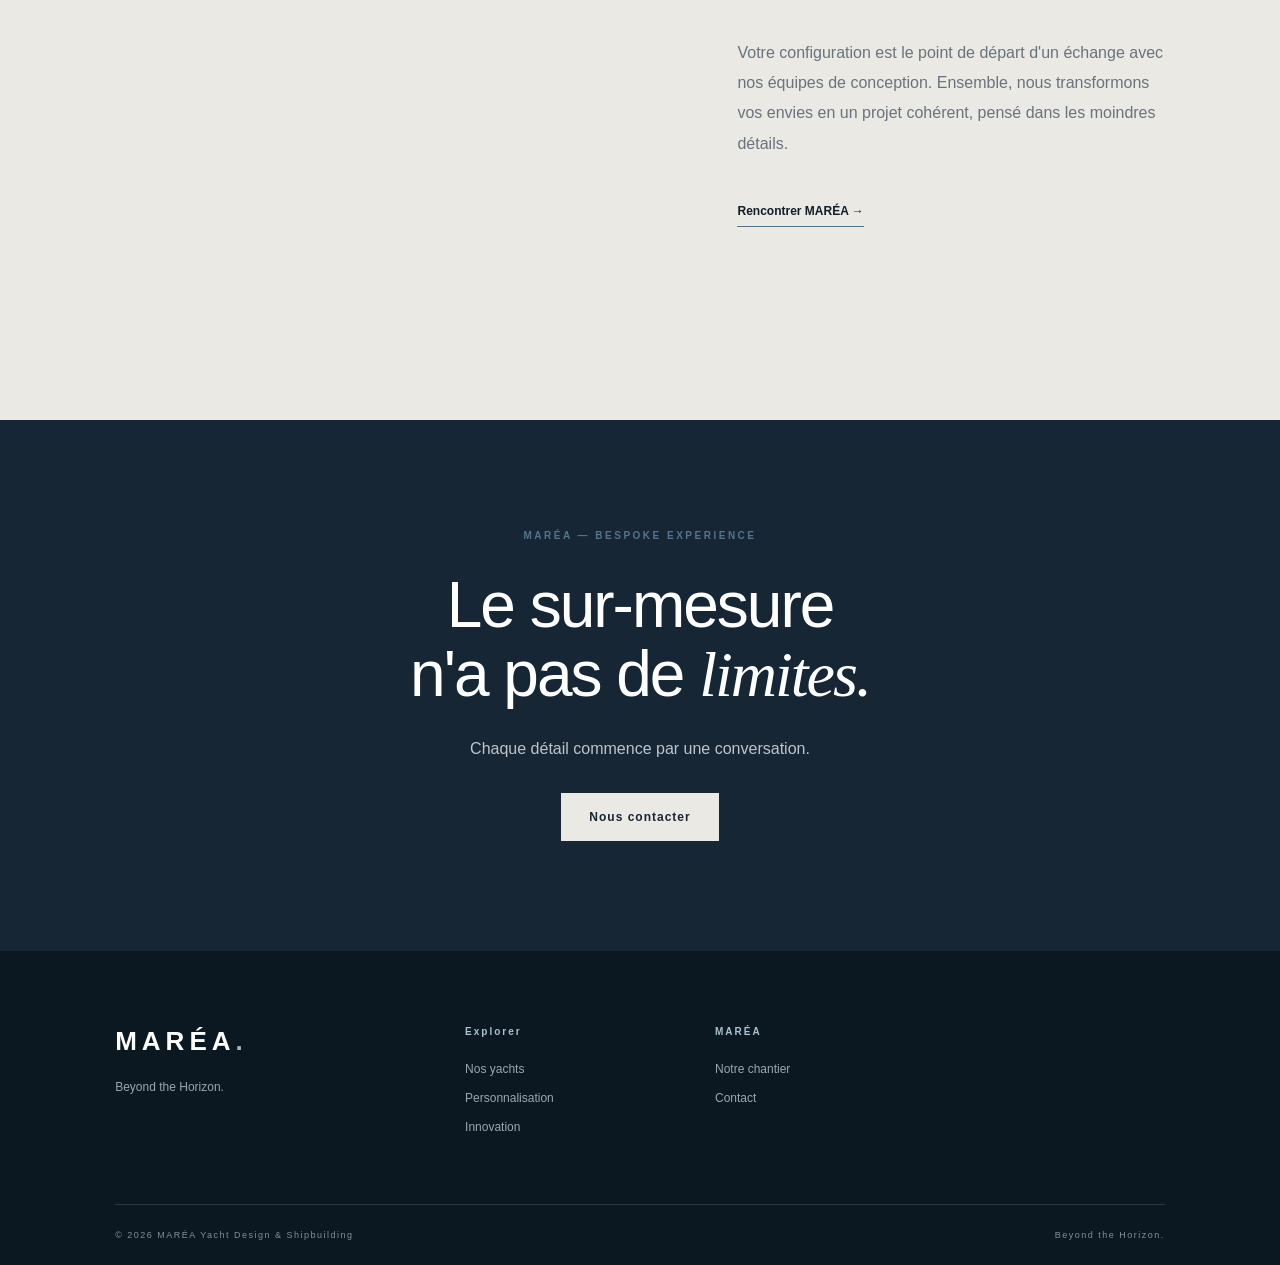
<file: personalisation.html>
<!DOCTYPE html>
<html lang="fr">
<head>
  <meta charset="UTF-8">
  <meta name="viewport" content="width=device-width, initial-scale=1.0">
  <title>Personnalisation — MARÉA</title>
  <link rel="stylesheet" href="style.css">
</head>

<body class="custom-page">

<header class="header">
  <a href="index.html" class="logo">MARÉA<span>.</span></a>
  <button class="menu-toggle" aria-label="Ouvrir le menu">☰</button>

  <nav class="nav">
    <a href="index.html">Accueil</a>
    <a href="yachts.html">Nos yachts</a>
    <a href="personnalisation.html" class="active">Personnalisation</a>
    <a href="chantier.html">Notre chantier</a>
    <a href="innovation.html">Innovation</a>
    <a href="contact.html">Contact</a>
  </nav>
</header>

<main>

  <!-- HERO -->
  <section class="custom-hero">
    <div class="custom-hero-image"></div>
    <div class="custom-hero-content">
      <p class="section-label">MARÉA — BESPOKE EXPERIENCE</p>
      <h1>Imaginez<br>votre <em>MARÉA.</em></h1>
      <p>
        Chaque yacht raconte une histoire.
        Faites de la vôtre une création unique.
      </p>
      <a href="#configurateur" class="btn-light">Commencer la configuration</a>
    </div>
  </section>

  <!-- INTRO -->
  <section class="custom-intro section-padding">
    <div>
      <p class="section-label">01 — VOTRE VISION</p>
      <h2>Un yacht.<br>Votre <em>signature.</em></h2>
    </div>

    <p>
      De la première esquisse aux finitions les plus discrètes,
      MARÉA imagine chaque projet en collaboration avec son
      propriétaire. Explorez quelques possibilités et composez
      une première vision de votre futur yacht.
    </p>
  </section>

  <!-- CONFIGURATEUR -->
  <section class="configurator section-padding" id="configurateur">

    <div class="configurator-heading">
      <p class="section-label">02 — CONFIGURATEUR MARÉA</p>
      <h2>Composez votre <em>univers.</em></h2>
      <p>Choisissez les éléments qui correspondent à votre vision.</p>
    </div>

    <div class="configurator-layout">

      <!-- APERCU -->
      <div class="config-preview">
        <div class="config-preview-image" id="previewImage"></div>

        <div class="preview-overlay">
          <span>MARÉA BESPOKE</span>
          <strong id="previewModel">M35</strong>
        </div>

        <div class="preview-bottom">
          <span id="previewColor">Blanc nacré</span>
          <span id="previewInterior">Chêne naturel</span>
        </div>
      </div>

      <!-- OPTIONS -->
      <div class="config-options">

        <div class="config-step">
          <span class="step-number">01</span>
          <div>
            <h3>Choisissez votre modèle</h3>
            <p>La base de votre projet.</p>
          </div>
        </div>

        <div class="option-group">
          <label for="model">Modèle MARÉA</label>
          <select id="model">
            <option value="M35">MARÉA M35 — 35 mètres</option>
            <option value="M60">MARÉA M60 — 60 mètres</option>
            <option value="EXPLORER 90">EXPLORER 90 — 90 mètres</option>
          </select>
        </div>

        <div class="config-divider"></div>

        <div class="config-step">
          <span class="step-number">02</span>
          <div>
            <h3>La couleur extérieure</h3>
            <p>Définissez la première impression.</p>
          </div>
        </div>

        <div class="option-group">
          <label>Finition de coque</label>

          <div class="color-options">
            <button class="color-choice selected" data-color="Blanc nacré" data-hex="#e8e5dc" style="--swatch:#e8e5dc" aria-label="Blanc nacré"></button>
            <button class="color-choice" data-color="Bleu profond" data-hex="#172d43" style="--swatch:#172d43" aria-label="Bleu profond"></button>
            <button class="color-choice" data-color="Gris aluminium" data-hex="#92999d" style="--swatch:#92999d" aria-label="Gris aluminium"></button>
            <button class="color-choice" data-color="Noir graphite" data-hex="#25282b" style="--swatch:#25282b" aria-label="Noir graphite"></button>
          </div>

          <p class="selected-label" id="colorLabel">Blanc nacré</p>
        </div>

        <div class="config-divider"></div>

        <div class="config-step">
          <span class="step-number">03</span>
          <div>
            <h3>Les matières intérieures</h3>
            <p>Créez votre atmosphère.</p>
          </div>
        </div>

        <div class="option-group">
          <label for="interior">Matériau principal</label>
          <select id="interior">
            <option value="Chêne naturel">Chêne naturel</option>
            <option value="Noyer foncé">Noyer foncé</option>
            <option value="Marbre clair">Marbre clair</option>
            <option value="Pierre minérale">Pierre minérale</option>
          </select>
        </div>

        <div class="config-divider"></div>

        <div class="config-step">
          <span class="step-number">04</span>
          <div>
            <h3>L'ambiance intérieure</h3>
            <p>Choisissez votre univers décoratif.</p>
          </div>
        </div>

        <div class="option-group">
          <div class="ambiance-options">
            <label class="ambiance-card selected">
              <input type="radio" name="ambiance" value="Contemporain" checked>
              <span class="ambiance-icon">◻</span>
              <strong>Contemporain</strong>
              <small>Épuré et lumineux</small>
            </label>

            <label class="ambiance-card">
              <input type="radio" name="ambiance" value="Naturel">
              <span class="ambiance-icon">◇</span>
              <strong>Naturel</strong>
              <small>Chaleureux et doux</small>
            </label>

            <label class="ambiance-card">
              <input type="radio" name="ambiance" value="Signature">
              <span class="ambiance-icon">✧</span>
              <strong>Signature</strong>
              <small>Élégant et contrasté</small>
            </label>
          </div>
        </div>

      </div>
    </div>

    <!-- RECAPITULATIF -->
    <div class="config-summary">
      <div>
        <p class="section-label">VOTRE CONFIGURATION</p>
        <h3 id="summaryModel">MARÉA M35</h3>
        <p id="summaryDescription">
          Blanc nacré · Chêne naturel · Contemporain
        </p>
      </div>

      <a href="contact.html" class="btn-dark" id="contactConfig">
        Discuter de ce projet
      </a>
    </div>

    <p class="config-disclaimer">
      Ce configurateur est un aperçu conceptuel. Les options
      présentées ne constituent pas une offre commerciale.
    </p>

  </section>

  <!-- ACCOMPAGNEMENT -->
  <section class="custom-support section-padding">
    <div class="custom-support-image"></div>

    <div class="custom-support-content">
      <p class="section-label">03 — ACCOMPAGNEMENT SUR-MESURE</p>
      <h2>De l'idée<br>à la <em>réalisation.</em></h2>
      <p>
        Votre configuration est le point de départ d'un échange
        avec nos équipes de conception. Ensemble, nous transformons
        vos envies en un projet cohérent, pensé dans les moindres détails.
      </p>
      <a href="contact.html" class="text-link">Rencontrer MARÉA →</a>
    </div>
  </section>

  <!-- CTA -->
  <section class="custom-cta section-padding">
    <p class="section-label">MARÉA — BESPOKE EXPERIENCE</p>
    <h2>Le sur-mesure<br>n'a pas de <em>limites.</em></h2>
    <p>Chaque détail commence par une conversation.</p>
    <a href="contact.html" class="btn-light">Nous contacter</a>
  </section>

</main>

<footer class="footer">
  <div class="footer-main">
    <div class="footer-brand">
      <a href="index.html" class="logo">MARÉA<span>.</span></a>
      <p>Beyond the Horizon.</p>
    </div>

    <div class="footer-column">
      <h4>Explorer</h4>
      <a href="yachts.html">Nos yachts</a>
      <a href="personnalisation.html">Personnalisation</a>
      <a href="innovation.html">Innovation</a>
    </div>

    <div class="footer-column">
      <h4>MARÉA</h4>
      <a href="chantier.html">Notre chantier</a>
      <a href="contact.html">Contact</a>
    </div>
  </div>

  <div class="footer-bottom">
    <span>© <span id="year"></span> MARÉA Yacht Design & Shipbuilding</span>
    <span>Beyond the Horizon.</span>
  </div>
</footer>

<script>
  // ANNÉE
  document.getElementById("year").textContent = new Date().getFullYear();

  // MENU MOBILE
  const menuToggle = document.querySelector(".menu-toggle");
  const nav = document.querySelector(".nav");

  menuToggle.addEventListener("click", () => {
    nav.classList.toggle("nav-open");
    menuToggle.textContent = nav.classList.contains("nav-open") ? "✕" : "☰";
  });

  // HEADER
  window.addEventListener("scroll", () => {
    document.querySelector(".header").classList.toggle("scrolled", window.scrollY > 40);
  });

  // ELEMENTS DU CONFIGURATEUR
  const modelSelect = document.getElementById("model");
  const interiorSelect = document.getElementById("interior");
  const colorButtons = document.querySelectorAll(".color-choice");
  const ambianceInputs = document.querySelectorAll('input[name="ambiance"]');

  let selectedColor = "Blanc nacré";
  let selectedHex = "#e8e5dc";

  // MISE A JOUR DU RECAPITULATIF
  function updateConfiguration() {
    const model = modelSelect.value;
    const interior = interiorSelect.value;
    const ambiance = document.querySelector('input[name="ambiance"]:checked').value;

    document.getElementById("previewModel").textContent = model;
    document.getElementById("previewColor").textContent = selectedColor;
    document.getElementById("previewInterior").textContent = interior;

    document.getElementById("summaryModel").textContent = "MARÉA " + model;

    document.getElementById("summaryDescription").textContent =
      selectedColor + " · " + interior + " · " + ambiance;

    document.getElementById("contactConfig").href =
      "contact.html?modele=" + encodeURIComponent(model) +
      "&couleur=" + encodeURIComponent(selectedColor) +
      "&matiere=" + encodeURIComponent(interior) +
      "&ambiance=" + encodeURIComponent(ambiance);

    const image = document.getElementById("previewImage");

    image.style.setProperty("--hull-color", selectedHex);
    image.classList.remove("preview-m35", "preview-m60", "preview-explorer");

    if (model === "M35") image.classList.add("preview-m35");
    if (model === "M60") image.classList.add("preview-m60");
    if (model === "EXPLORER 90") image.classList.add("preview-explorer");

    document.getElementById("colorLabel").textContent = selectedColor;
  }

  modelSelect.addEventListener("change", updateConfiguration);
  interiorSelect.addEventListener("change", updateConfiguration);

  colorButtons.forEach(button => {
    button.addEventListener("click", () => {
      colorButtons.forEach(item => item.classList.remove("selected"));
      button.classList.add("selected");

      selectedColor = button.dataset.color;
      selectedHex = button.dataset.hex;

      updateConfiguration();
    });
  });

  ambianceInputs.forEach(input => {
    input.addEventListener("change", () => {
      document.querySelectorAll(".ambiance-card").forEach(card => {
        card.classList.remove("selected");
      });

      input.closest(".ambiance-card").classList.add("selected");
      updateConfiguration();
    });
  });

  updateConfiguration();

  // ANIMATIONS
  const observer = new IntersectionObserver(entries => {
    entries.forEach(entry => {
      if (entry.isIntersecting) {
        entry.target.classList.add("visible");
        observer.unobserve(entry.target);
      }
    });
  }, { threshold: 0.12 });

  document.querySelectorAll(".reveal").forEach(element => observer.observe(element));
</script>

</body>
</html>
</file>
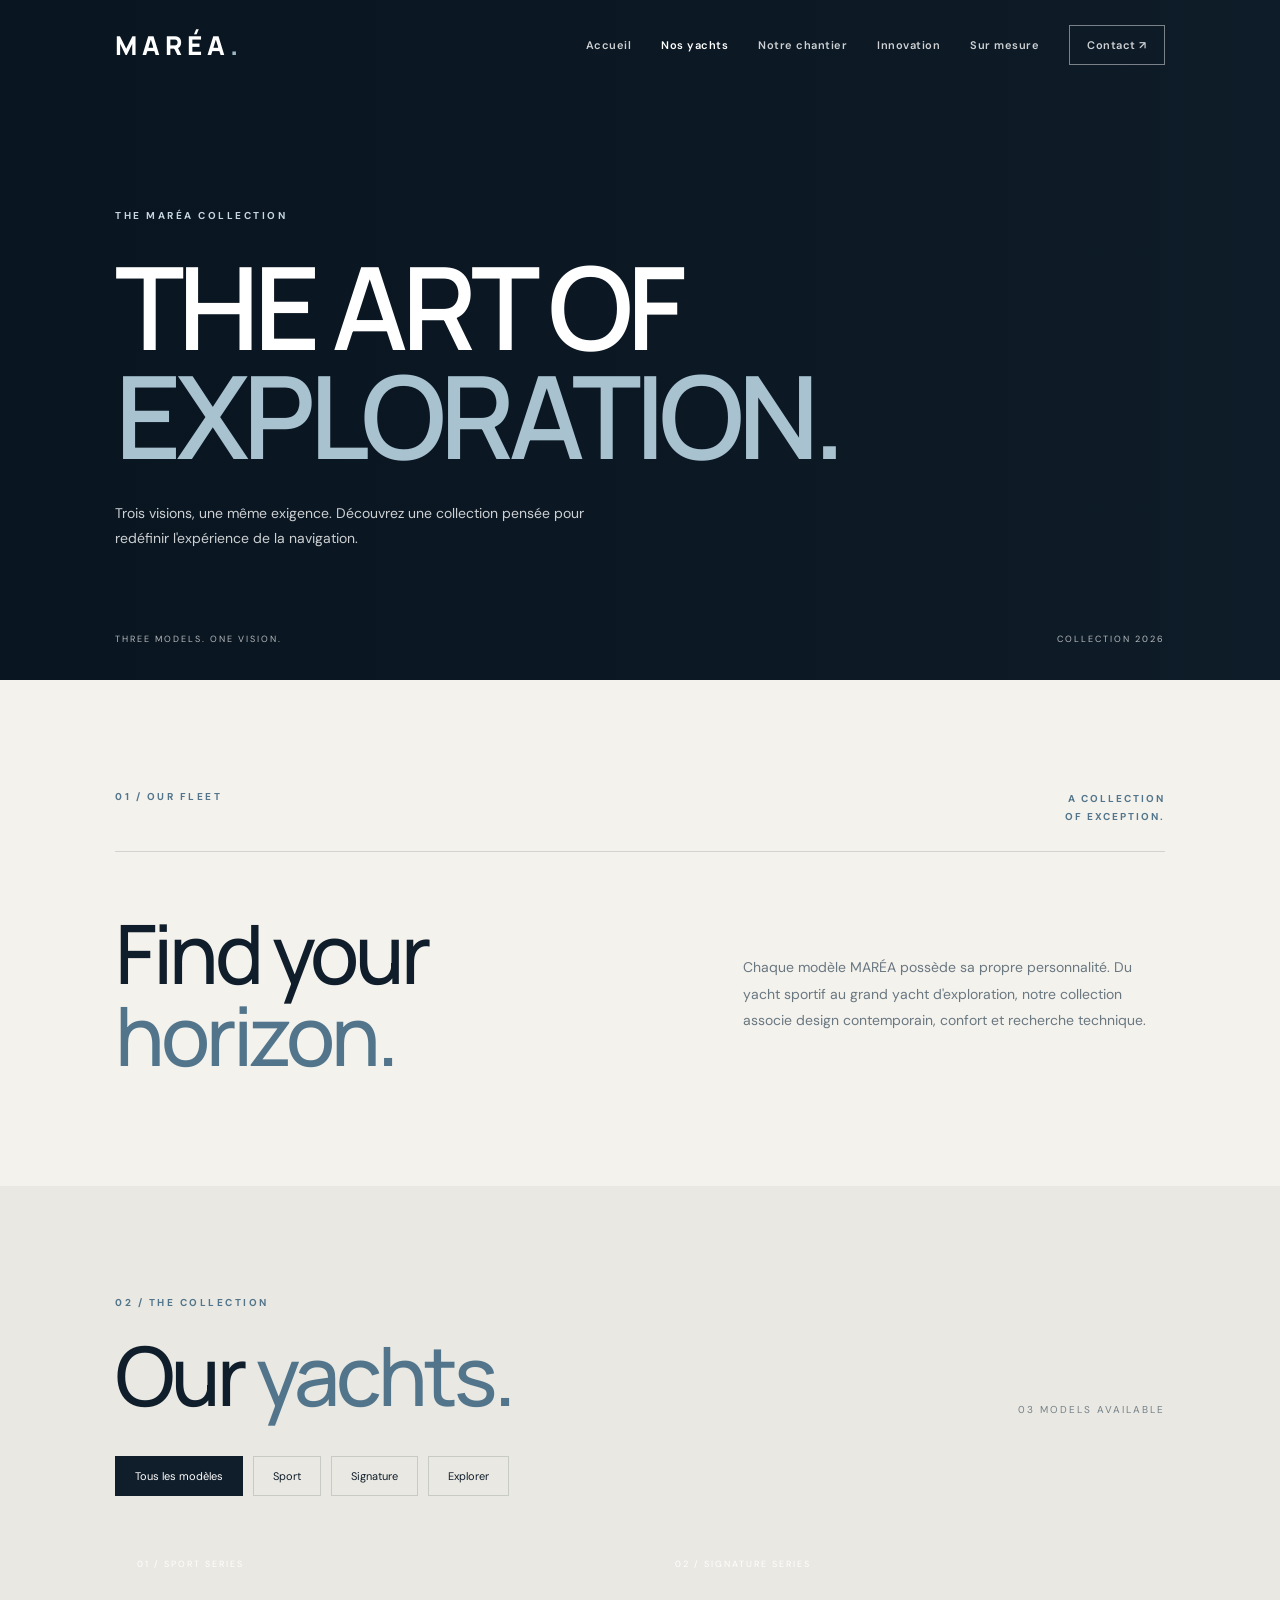
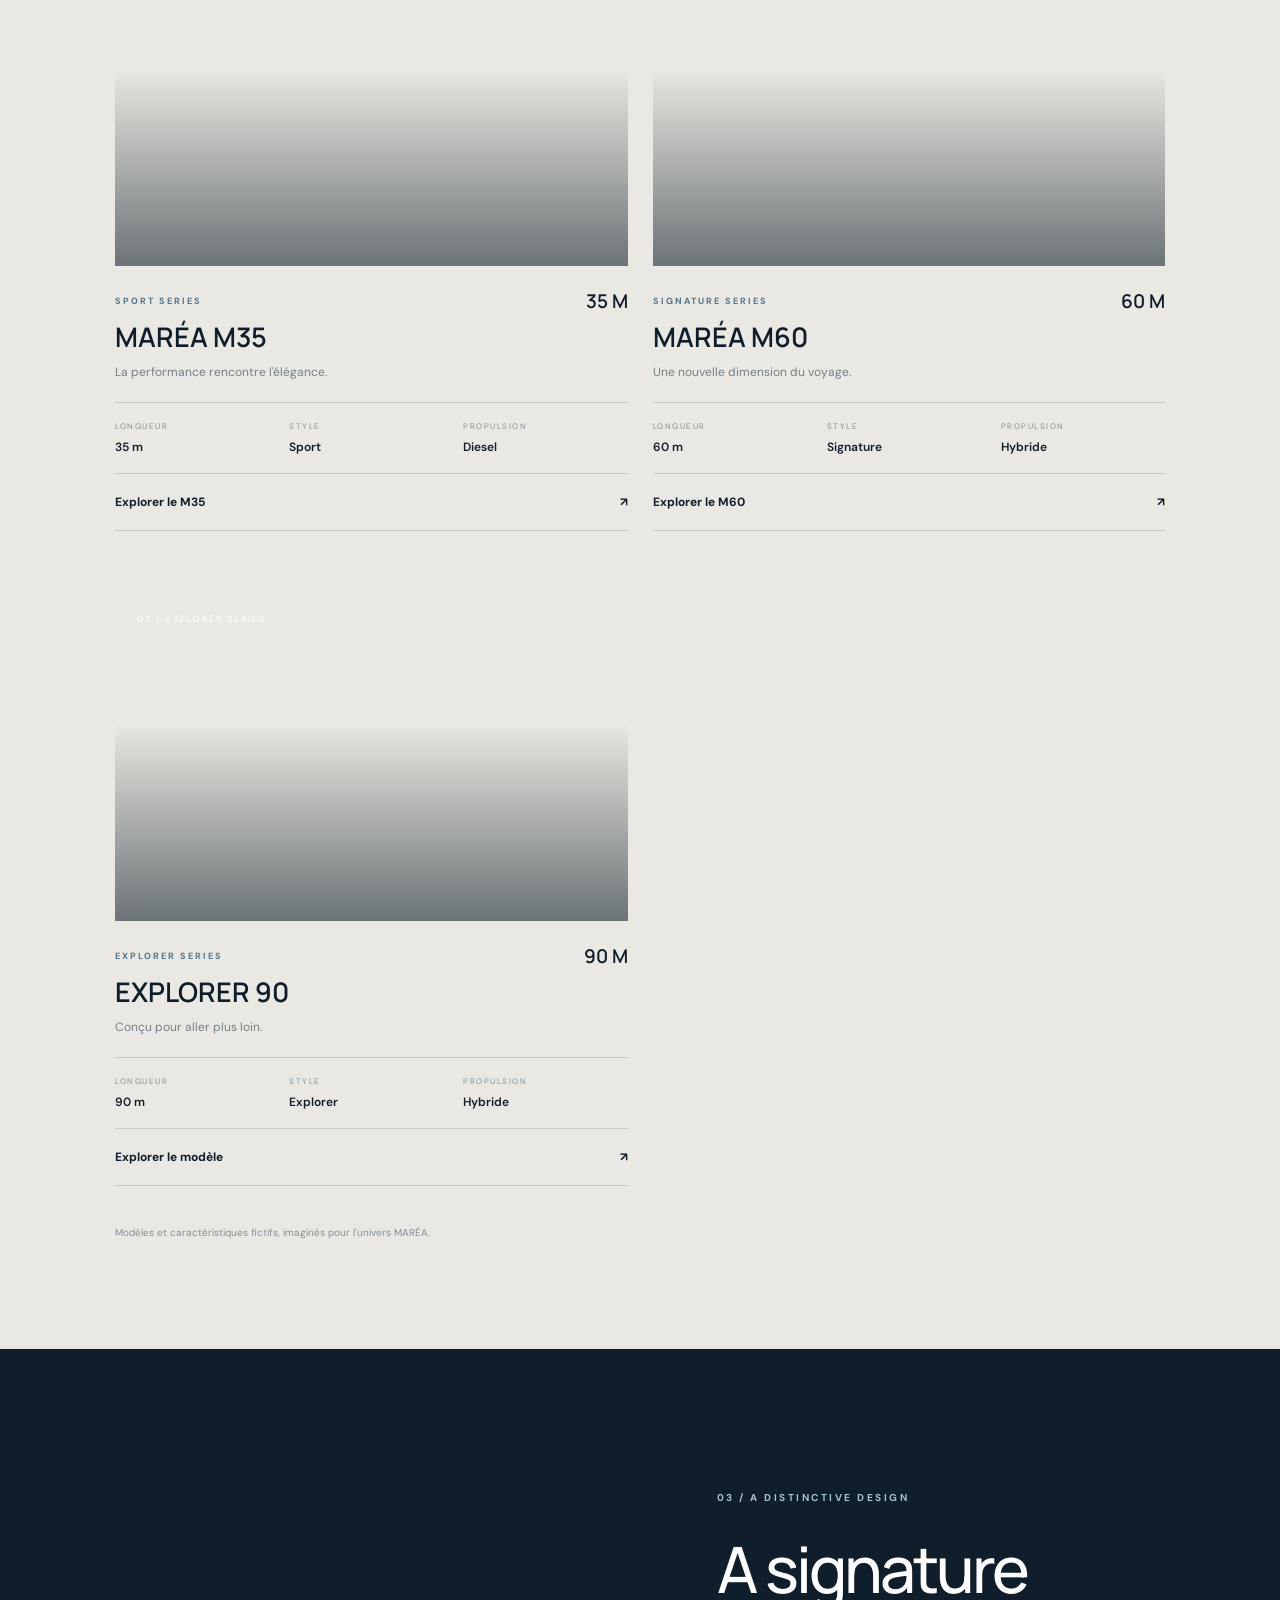
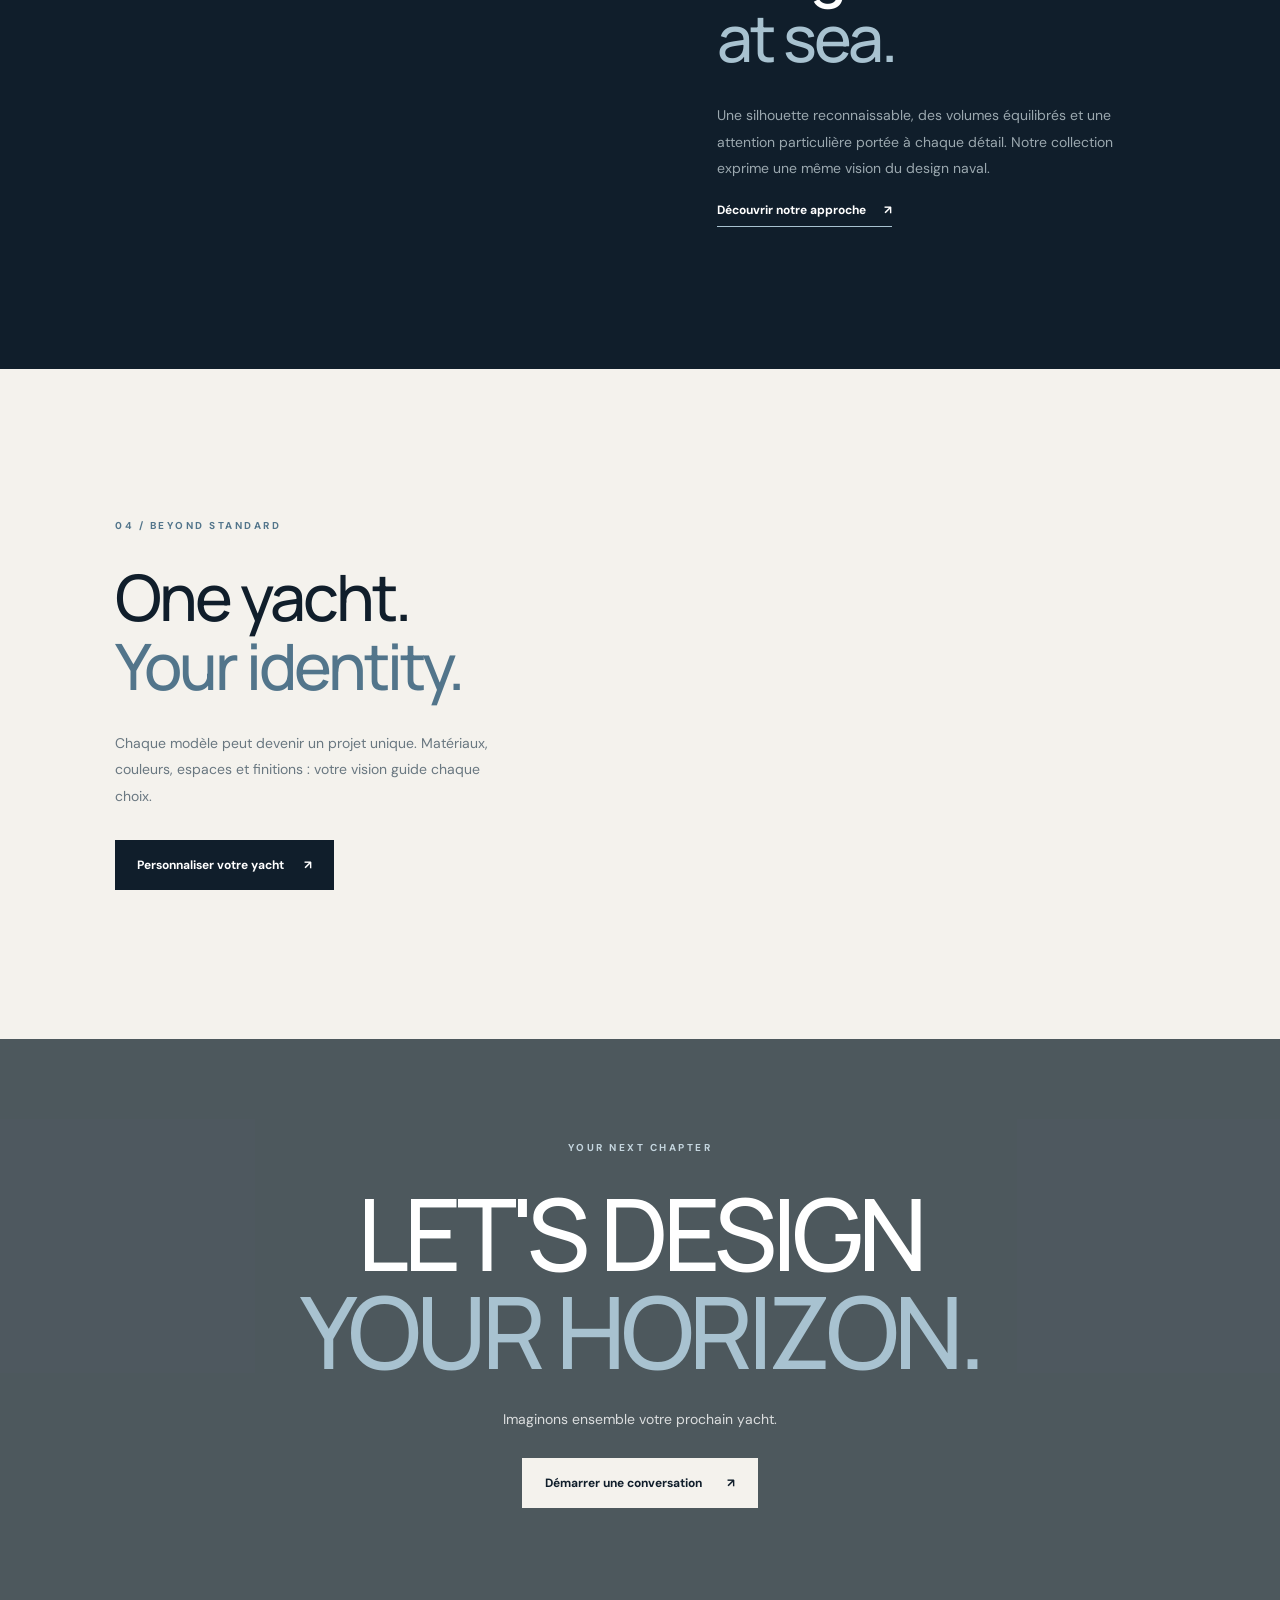
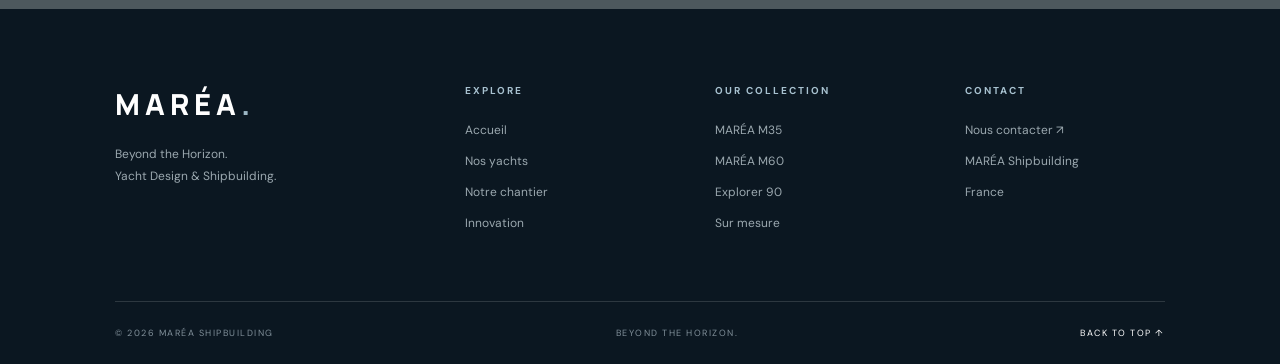
<file: yachts.html>
<!DOCTYPE html>
<html lang="fr">
<head>
    <meta charset="UTF-8">
    <meta name="viewport" content="width=device-width, initial-scale=1.0">
    <title>Nos yachts — MARÉA</title>
    <meta name="description" content="Découvrez la collection de yachts MARÉA : M35, M60 et Explorer 90.">
    <link rel="stylesheet" href="style.css">
    <link rel="preconnect" href="https://fonts.googleapis.com">
    <link rel="preconnect" href="https://fonts.gstatic.com" crossorigin>
    <link href="https://fonts.googleapis.com/css2?family=DM+Sans:wght@400;500;600;700&family=Manrope:wght@300;400;500;600;700;800&display=swap" rel="stylesheet">
</head>

<body class="yachts-page">

<header class="header" id="header">
    <a href="index.html" class="logo">MARÉA<span>.</span></a>

    <button class="menu-toggle" id="menuToggle" aria-label="Ouvrir le menu">
        <span></span><span></span>
    </button>

    <nav class="nav" id="nav">
        <a href="index.html">Accueil</a>
        <a href="yachts.html" class="active">Nos yachts</a>
        <a href="chantier.html">Notre chantier</a>
        <a href="innovation.html">Innovation</a>
        <a href="personnalisation.html">Sur mesure</a>
        <a href="contact.html" class="nav-contact">Contact ↗</a>
    </nav>
</header>

<main>

    <!-- HERO -->

    <section class="yachts-hero">
        <div class="yachts-hero-image"></div>
        <div class="yachts-hero-overlay"></div>

        <div class="yachts-hero-content reveal">
            <span class="section-label">THE MARÉA COLLECTION</span>
            <h1>THE ART OF<br><span>EXPLORATION.</span></h1>
            <p>
                Trois visions, une même exigence.
                Découvrez une collection pensée pour redéfinir
                l'expérience de la navigation.
            </p>
        </div>

        <div class="yachts-hero-bottom">
            <span>THREE MODELS. ONE VISION.</span>
            <span>COLLECTION 2026</span>
        </div>
    </section>


    <!-- INTRO -->

    <section class="yachts-intro section-padding">
        <div class="yachts-intro-number reveal">
            <span class="section-label">01 / OUR FLEET</span>
            <span class="intro-small">A COLLECTION<br>OF EXCEPTION.</span>
        </div>

        <div class="yachts-intro-content reveal">
            <h2>
                Find your<br>
                <span>horizon.</span>
            </h2>

            <p>
                Chaque modèle MARÉA possède sa propre personnalité.
                Du yacht sportif au grand yacht d'exploration,
                notre collection associe design contemporain,
                confort et recherche technique.
            </p>
        </div>
    </section>


    <!-- FILTERS -->

    <section class="yachts-catalog section-padding">

        <div class="catalog-top reveal">
            <div>
                <span class="section-label">02 / THE COLLECTION</span>
                <h2>Our <span>yachts.</span></h2>
            </div>

            <span class="catalog-count">03 MODELS AVAILABLE</span>
        </div>

        <div class="yacht-filters reveal">
            <button class="filter-btn active" data-filter="all">Tous les modèles</button>
            <button class="filter-btn" data-filter="sport">Sport</button>
            <button class="filter-btn" data-filter="signature">Signature</button>
            <button class="filter-btn" data-filter="explorer">Explorer</button>
        </div>


        <div class="catalog-grid">

            <!-- M35 -->

            <article class="catalog-card reveal" data-category="sport">

                <a href="m35.html" class="catalog-image catalog-m35">
                    <span class="catalog-index">01 / SPORT SERIES</span>
                    <span class="catalog-view">VIEW MODEL ↗</span>
                </a>

                <div class="catalog-info">
                    <div>
                        <span class="catalog-category">SPORT SERIES</span>
                        <h3>MARÉA M35</h3>
                        <p>La performance rencontre l'élégance.</p>
                    </div>
                    <span class="catalog-length">35 M</span>
                </div>

                <div class="catalog-specs">
                    <div><span>LONGUEUR</span><strong>35 m</strong></div>
                    <div><span>STYLE</span><strong>Sport</strong></div>
                    <div><span>PROPULSION</span><strong>Diesel</strong></div>
                </div>

                <a href="m35.html" class="catalog-link">Explorer le M35 <span>↗</span></a>

            </article>


            <!-- M60 -->

            <article class="catalog-card reveal" data-category="signature">

                <a href="m60.html" class="catalog-image catalog-m60">
                    <span class="catalog-index">02 / SIGNATURE SERIES</span>
                    <span class="catalog-view">VIEW MODEL ↗</span>
                </a>

                <div class="catalog-info">
                    <div>
                        <span class="catalog-category">SIGNATURE SERIES</span>
                        <h3>MARÉA M60</h3>
                        <p>Une nouvelle dimension du voyage.</p>
                    </div>
                    <span class="catalog-length">60 M</span>
                </div>

                <div class="catalog-specs">
                    <div><span>LONGUEUR</span><strong>60 m</strong></div>
                    <div><span>STYLE</span><strong>Signature</strong></div>
                    <div><span>PROPULSION</span><strong>Hybride</strong></div>
                </div>

                <a href="m60.html" class="catalog-link">Explorer le M60 <span>↗</span></a>

            </article>


            <!-- EXPLORER -->

            <article class="catalog-card reveal" data-category="explorer">

                <a href="explorer.html" class="catalog-image catalog-explorer">
                    <span class="catalog-index">03 / EXPLORER SERIES</span>
                    <span class="catalog-view">VIEW MODEL ↗</span>
                </a>

                <div class="catalog-info">
                    <div>
                        <span class="catalog-category">EXPLORER SERIES</span>
                        <h3>EXPLORER 90</h3>
                        <p>Conçu pour aller plus loin.</p>
                    </div>
                    <span class="catalog-length">90 M</span>
                </div>

                <div class="catalog-specs">
                    <div><span>LONGUEUR</span><strong>90 m</strong></div>
                    <div><span>STYLE</span><strong>Explorer</strong></div>
                    <div><span>PROPULSION</span><strong>Hybride</strong></div>
                </div>

                <a href="explorer.html" class="catalog-link">Explorer le modèle <span>↗</span></a>

            </article>

        </div>

        <p class="catalog-disclaimer">
            Modèles et caractéristiques fictifs, imaginés pour l'univers MARÉA.
        </p>

    </section>


    <!-- DESIGN -->

    <section class="yachts-design">

        <div class="yachts-design-image"></div>

        <div class="yachts-design-content reveal">
            <span class="section-label">03 / A DISTINCTIVE DESIGN</span>

            <h2>
                A signature<br>
                <span>at sea.</span>
            </h2>

            <p>
                Une silhouette reconnaissable, des volumes équilibrés
                et une attention particulière portée à chaque détail.
                Notre collection exprime une même vision du design naval.
            </p>

            <a href="innovation.html" class="text-link">
                Découvrir notre approche <span>↗</span>
            </a>
        </div>

    </section>


    <!-- CUSTOM -->

    <section class="yachts-custom section-padding">

        <div class="yachts-custom-content reveal">
            <span class="section-label">04 / BEYOND STANDARD</span>

            <h2>
                One yacht.<br>
                <span>Your identity.</span>
            </h2>

            <p>
                Chaque modèle peut devenir un projet unique.
                Matériaux, couleurs, espaces et finitions :
                votre vision guide chaque choix.
            </p>

            <a href="personnalisation.html" class="btn-navy">
                Personnaliser votre yacht <span>↗</span>
            </a>
        </div>

        <div class="yachts-custom-image reveal"></div>

    </section>


    <!-- CTA -->

    <section class="yachts-cta">
        <div class="yachts-cta-image"></div>
        <div class="yachts-cta-overlay"></div>

        <div class="yachts-cta-content reveal">
            <span class="section-label">YOUR NEXT CHAPTER</span>
            <h2>
                LET'S DESIGN<br>
                <span>YOUR HORIZON.</span>
            </h2>
            <p>Imaginons ensemble votre prochain yacht.</p>
            <a href="contact.html" class="btn-light">
                Démarrer une conversation <span>↗</span>
            </a>
        </div>
    </section>

</main>


<!-- FOOTER -->

<footer class="footer">
    <div class="footer-main">

        <div class="footer-brand">
            <a href="index.html" class="footer-logo">MARÉA<span>.</span></a>
            <p>Beyond the Horizon.<br>Yacht Design & Shipbuilding.</p>
        </div>

        <div class="footer-column">
            <h4>EXPLORE</h4>
            <a href="index.html">Accueil</a>
            <a href="yachts.html">Nos yachts</a>
            <a href="chantier.html">Notre chantier</a>
            <a href="innovation.html">Innovation</a>
        </div>

        <div class="footer-column">
            <h4>OUR COLLECTION</h4>
            <a href="m35.html">MARÉA M35</a>
            <a href="m60.html">MARÉA M60</a>
            <a href="explorer.html">Explorer 90</a>
            <a href="personnalisation.html">Sur mesure</a>
        </div>

        <div class="footer-column">
            <h4>CONTACT</h4>
            <a href="contact.html">Nous contacter ↗</a>
            <span>MARÉA Shipbuilding</span>
            <span>France</span>
        </div>

    </div>

    <div class="footer-bottom">
        <span>© <span id="year"></span> MARÉA SHIPBUILDING</span>
        <span>BEYOND THE HORIZON.</span>
        <a href="#">BACK TO TOP ↑</a>
    </div>
</footer>


<script>

    // Année automatique

    document.getElementById("year").textContent =
        new Date().getFullYear();


    // Menu mobile

    const menuToggle = document.getElementById("menuToggle");
    const nav = document.getElementById("nav");

    menuToggle.addEventListener("click", () => {
        nav.classList.toggle("open");
        menuToggle.classList.toggle("active");
    });

    nav.querySelectorAll("a").forEach(link => {
        link.addEventListener("click", () => {
            nav.classList.remove("open");
            menuToggle.classList.remove("active");
        });
    });


    // Header au scroll

    const header = document.getElementById("header");

    window.addEventListener("scroll", () => {
        header.classList.toggle("scrolled", window.scrollY > 50);
    });


    // Animations

    const observer = new IntersectionObserver(entries => {
        entries.forEach(entry => {
            if (entry.isIntersecting) {
                entry.target.classList.add("visible");
                observer.unobserve(entry.target);
            }
        });
    }, { threshold: 0.12 });

    document.querySelectorAll(".reveal").forEach(element => {
        observer.observe(element);
    });


    // Filtres des yachts

    const filterButtons = document.querySelectorAll(".filter-btn");
    const yachtCards = document.querySelectorAll(".catalog-card");

    filterButtons.forEach(button => {

        button.addEventListener("click", () => {

            filterButtons.forEach(btn => btn.classList.remove("active"));
            button.classList.add("active");

            const filter = button.dataset.filter;

            yachtCards.forEach(card => {

                const category = card.dataset.category;
                const visible = filter === "all" || category === filter;

                card.classList.toggle("filtered-out", !visible);

            });

        });

    });

</script>

</body>
</html>
</file>
<file: style.css>
/* =========================================
   MARÉA — GLOBAL STYLE
========================================= */

:root {
    --navy: #101e2b;
    --navy-light: #182b3b;
    --blue: #52758b;
    --cream: #f4f2ed;
    --white: #ffffff;
    --muted: #9ba8af;
    --border: rgba(255,255,255,0.14);
    --dark-border: rgba(16,30,43,0.15);
}

* {
    margin: 0;
    padding: 0;
    box-sizing: border-box;
}

html {
    scroll-behavior: smooth;
}

body {
    font-family: "DM Sans", sans-serif;
    background: var(--cream);
    color: var(--navy);
    overflow-x: hidden;
}

a {
    color: inherit;
    text-decoration: none;
}

button {
    font: inherit;
}

.section-padding {
    padding: 110px 9%;
}

.section-label {
    font-size: 10px;
    letter-spacing: 2.5px;
    font-weight: 700;
    color: var(--blue);
    display: block;
}

.reveal {
    opacity: 0;
    transform: translateY(30px);
    transition: opacity 0.8s ease, transform 0.8s ease;
}

.reveal.visible {
    opacity: 1;
    transform: translateY(0);
}


/* =========================================
   HEADER
========================================= */

.header {
    height: 90px;
    position: fixed;
    top: 0;
    left: 0;
    width: 100%;
    padding: 0 9%;
    display: flex;
    align-items: center;
    justify-content: space-between;
    z-index: 1000;
    color: white;
    transition: 0.35s;
}

.header.scrolled {
    height: 72px;
    background: rgba(16,30,43,0.96);
    backdrop-filter: blur(15px);
    border-bottom: 1px solid var(--border);
}

.logo {
    font-family: "Manrope", sans-serif;
    font-size: 26px;
    letter-spacing: 5px;
    font-weight: 800;
}

.logo span,
.footer-logo span {
    color: #9cb7c5;
}

.nav {
    display: flex;
    align-items: center;
    gap: 30px;
}

.nav a {
    font-size: 11px;
    font-weight: 600;
    letter-spacing: 0.5px;
    color: rgba(255,255,255,0.8);
    transition: 0.3s;
}

.nav a:hover,
.nav a.active {
    color: white;
}

.nav .nav-contact {
    border: 1px solid rgba(255,255,255,0.45);
    padding: 12px 17px;
}

.menu-toggle {
    display: none;
}


/* =========================================
   HERO
========================================= */

.hero {
    height: 100vh;
    min-height: 680px;
    position: relative;
    display: flex;
    align-items: center;
    color: white;
    background: var(--navy);
    overflow: hidden;
}

.hero-image {
    position: absolute;
    inset: 0;
    background-image: url("https://images.unsplash.com/photo-1567899378494-47b22a2ae96a?auto=format&fit=crop&w=2200&q=90");
    background-size: cover;
    background-position: center 55%;
    transform: scale(1.02);
    animation: heroZoom 15s ease-out forwards;
}

@keyframes heroZoom {
    to { transform: scale(1.1); }
}

.hero-overlay {
    position: absolute;
    inset: 0;
    background: linear-gradient(
        90deg,
        rgba(7,19,29,0.82) 0%,
        rgba(7,19,29,0.48) 55%,
        rgba(7,19,29,0.1) 100%
    );
}

.hero-content {
    position: relative;
    z-index: 2;
    padding: 80px 9% 20px;
    max-width: 900px;
}

.hero-eyebrow {
    font-size: 10px;
    letter-spacing: 3px;
    font-weight: 700;
    color: #c5d6df;
}

.hero h1 {
    font-family: "Manrope", sans-serif;
    font-size: clamp(65px, 9vw, 125px);
    font-weight: 600;
    line-height: 0.96;
    letter-spacing: -6px;
    margin: 30px 0;
}

.hero h1 span {
    color: #a8c2d0;
}

.hero-content > p {
    max-width: 470px;
    color: rgba(255,255,255,0.8);
    line-height: 1.8;
    font-size: 15px;
}

.hero-actions {
    display: flex;
    align-items: center;
    gap: 35px;
    margin-top: 40px;
}

.btn-light {
    display: inline-flex;
    align-items: center;
    gap: 25px;
    padding: 17px 23px;
    background: var(--cream);
    color: var(--navy);
    font-size: 12px;
    font-weight: 700;
    transition: 0.3s;
}

.btn-light:hover {
    background: white;
    transform: translateY(-3px);
}

.hero-secondary {
    font-size: 12px;
    color: white;
}

.hero-secondary span {
    margin-left: 10px;
}

.hero-bottom {
    position: absolute;
    bottom: 35px;
    left: 9%;
    right: 9%;
    display: flex;
    align-items: center;
    justify-content: space-between;
    color: rgba(255,255,255,0.7);
    font-size: 9px;
    letter-spacing: 2px;
}

.hero-scroll {
    display: flex;
    align-items: center;
    gap: 15px;
}

.scroll-line {
    width: 50px;
    height: 1px;
    background: white;
}


/* =========================================
   INTRODUCTION
========================================= */

.intro {
    background: var(--cream);
}

.intro-top {
    display: flex;
    justify-content: space-between;
    align-items: flex-start;
    border-bottom: 1px solid var(--dark-border);
    padding-bottom: 25px;
}

.intro-small {
    font-size: 10px;
    letter-spacing: 2px;
    line-height: 1.8;
    text-align: right;
    color: var(--blue);
    font-weight: 700;
}

.intro-content {
    display: grid;
    grid-template-columns: 1.2fr 0.8fr;
    gap: 100px;
    padding-top: 65px;
    align-items: start;
}

.intro-content h2,
.section-heading h2,
.shipyard-heading h2 {
    font-family: "Manrope", sans-serif;
    font-size: clamp(48px, 6vw, 76px);
    font-weight: 500;
    letter-spacing: -4px;
    line-height: 1.08;
}

.intro-content h2 span,
.section-heading h2 span,
.shipyard-heading h2 span {
    color: var(--blue);
}

.intro-text p {
    font-size: 14px;
    line-height: 1.9;
    color: #667680;
    margin-bottom: 20px;
}

.text-link {
    display: inline-flex;
    gap: 18px;
    align-items: center;
    margin-top: 20px;
    padding-bottom: 8px;
    border-bottom: 1px solid var(--blue);
    font-size: 12px;
    font-weight: 700;
    transition: 0.3s;
}

.text-link:hover {
    gap: 25px;
    color: var(--blue);
}


/* =========================================
   FLEET
========================================= */

.fleet {
    background: #e9e8e2;
}

.section-heading {
    display: flex;
    justify-content: space-between;
    align-items: end;
    margin-bottom: 60px;
}

.section-heading h2 {
    margin-top: 25px;
}

.section-heading > .text-link {
    margin-bottom: 10px;
}

.fleet-grid {
    display: grid;
    grid-template-columns: 1fr 1fr;
    gap: 55px 25px;
}

.yacht-card-large {
    grid-column: span 2;
}

.yacht-image {
    height: 300px;
    display: block;
    position: relative;
    overflow: hidden;
    background-size: cover;
    background-position: center;
}

.yacht-card-large .yacht-image {
    height: 500px;
}

.yacht-image::after {
    content: "";
    position: absolute;
    inset: 0;
    background: linear-gradient(
        0deg,
        rgba(5,20,30,0.48),
        transparent 50%
    );
    transition: 0.4s;
}

.yacht-image:hover::after {
    background: linear-gradient(
        0deg,
        rgba(5,20,30,0.7),
        rgba(5,20,30,0.08)
    );
}

.yacht-image:hover {
    background-size: cover;
}

.yacht-m35 {
    background-image: url("https://images.unsplash.com/photo-1567899378494-47b22a2ae96a?auto=format&fit=crop&w=1600&q=85");
}

.yacht-m60 {
    background-image: url("https://images.unsplash.com/photo-1540946485063-a40da27545f8?auto=format&fit=crop&w=1200&q=85");
}

.yacht-explorer {
    background-image: url("https://images.unsplash.com/photo-1569263979104-865ab7cd8d13?auto=format&fit=crop&w=1200&q=85");
}

.yacht-number,
.yacht-discover {
    position: absolute;
    z-index: 2;
    color: white;
    font-size: 10px;
    letter-spacing: 2px;
}

.yacht-number {
    top: 25px;
    left: 25px;
}

.yacht-discover {
    bottom: 25px;
    right: 25px;
    opacity: 0;
    transform: translateY(10px);
    transition: 0.3s;
}

.yacht-image:hover .yacht-discover {
    opacity: 1;
    transform: translateY(0);
}

.yacht-info {
    display: flex;
    justify-content: space-between;
    align-items: flex-start;
    padding-top: 22px;
}

.yacht-type {
    font-size: 9px;
    letter-spacing: 2px;
    color: var(--blue);
    font-weight: 700;
}

.yacht-info h3 {
    font-family: "Manrope", sans-serif;
    font-size: 25px;
    font-weight: 600;
    margin: 8px 0;
}

.yacht-info p {
    color: #74818a;
    font-size: 12px;
}

.yacht-length {
    font-family: "Manrope", sans-serif;
    font-size: 17px;
    font-weight: 600;
}


/* =========================================
   DESIGN SECTION
========================================= */

.design-section {
    display: grid;
    grid-template-columns: 1fr 1fr;
    min-height: 650px;
    background: var(--navy);
    color: white;
}

.design-image {
    background-image: url("https://images.unsplash.com/photo-1605281317010-fe5ffe798166?auto=format&fit=crop&w=1200&q=85");
    background-size: cover;
    background-position: center;
}

.design-content {
    padding: 110px 12%;
    align-self: center;
}

.design-content .section-label {
    color: #a8c2d0;
}

.design-content h2,
.custom-content h2 {
    font-family: "Manrope", sans-serif;
    font-size: clamp(45px, 5vw, 68px);
    font-weight: 500;
    line-height: 1.08;
    letter-spacing: -3px;
    margin: 30px 0;
}

.design-content h2 span {
    color: #a8c2d0;
}

.design-content p,
.custom-content p {
    color: var(--muted);
    font-size: 14px;
    line-height: 1.9;
    margin-bottom: 30px;
    max-width: 430px;
}

.design-content .btn-light {
    margin-top: 10px;
}


/* =========================================
   CUSTOM
========================================= */

.custom {
    display: grid;
    grid-template-columns: 1fr 0.8fr;
    gap: 100px;
    align-items: center;
    background: var(--cream);
}

.custom-image {
    min-height: 520px;
    background-image: url("https://images.unsplash.com/photo-1605281317010-fe5ffe798166?auto=format&fit=crop&w=1200&q=85");
    background-size: cover;
    background-position: center;
}

.custom-content h2 {
    color: var(--navy);
}

.custom-content h2 span {
    color: var(--blue);
}

.custom-content p {
    color: #697780;
}


/* =========================================
   SHIPYARD
========================================= */

.shipyard {
    background: #e9e8e2;
}

.shipyard-heading {
    margin-bottom: 60px;
}

.shipyard-heading h2 {
    margin-top: 25px;
}

.shipyard-grid {
    display: grid;
    grid-template-columns: 1.2fr 0.8fr;
    gap: 80px;
    align-items: center;
}

.shipyard-image {
    height: 480px;
    background-image: url("https://images.unsplash.com/photo-1569263979104-865ab7cd8d13?auto=format&fit=crop&w=1300&q=85");
    background-size: cover;
    background-position: center;
}

.shipyard-index {
    color: var(--blue);
    font-size: 10px;
    letter-spacing: 2px;
    font-weight: 700;
}

.shipyard-text h3 {
    font-family: "Manrope", sans-serif;
    font-size: 34px;
    font-weight: 500;
    line-height: 1.2;
    margin: 25px 0;
}

.shipyard-text p {
    color: #697780;
    font-size: 13px;
    line-height: 1.9;
    margin-bottom: 18px;
}


/* =========================================
   NUMBERS
========================================= */

.numbers {
    display: grid;
    grid-template-columns: repeat(3, 1fr);
    background: var(--navy);
    color: white;
    gap: 40px;
}

.number-item {
    border-left: 1px solid var(--border);
    padding-left: 30px;
}

.number-item strong {
    font-family: "Manrope", sans-serif;
    font-size: 70px;
    font-weight: 500;
}

.number-item strong span {
    font-size: 30px;
    color: #a8c2d0;
}

.number-item p {
    color: var(--muted);
    font-size: 12px;
    margin-top: 10px;
}


/* =========================================
   FINAL CTA
========================================= */

.final-cta {
    min-height: 620px;
    position: relative;
    display: flex;
    align-items: center;
    justify-content: center;
    text-align: center;
    color: white;
    overflow: hidden;
}

.final-cta-image {
    position: absolute;
    inset: 0;
    background-image: url("https://images.unsplash.com/photo-1540946485063-a40da27545f8?auto=format&fit=crop&w=2000&q=90");
    background-size: cover;
    background-position: center;
}

.final-cta-overlay {
    position: absolute;
    inset: 0;
    background: rgba(8,23,34,0.68);
}

.final-cta-content {
    position: relative;
    z-index: 2;
    padding: 70px 20px;
}

.final-cta-content .section-label {
    color: #c5d6df;
}

.final-cta h2 {
    font-family: "Manrope", sans-serif;
    font-size: clamp(65px, 9vw, 115px);
    line-height: 0.95;
    letter-spacing: -5px;
    font-weight: 500;
    margin: 30px 0;
}

.final-cta h2 span {
    color: #a8c2d0;
}

.final-cta p {
    color: rgba(255,255,255,0.8);
    font-size: 14px;
    margin-bottom: 30px;
}


/* =========================================
   FOOTER
========================================= */

.footer {
    background: #0b1721;
    color: white;
    padding: 75px 9% 25px;
}

.footer-main {
    display: grid;
    grid-template-columns: 1.5fr 1fr 1fr 1fr;
    gap: 50px;
    padding-bottom: 70px;
}

.footer-logo {
    font-family: "Manrope", sans-serif;
    font-size: 29px;
    font-weight: 800;
    letter-spacing: 5px;
}

.footer-brand p {
    color: var(--muted);
    font-size: 12px;
    line-height: 1.8;
    margin-top: 20px;
}

.footer-column {
    display: flex;
    flex-direction: column;
    gap: 15px;
}

.footer-column h4 {
    font-size: 10px;
    letter-spacing: 2px;
    margin-bottom: 10px;
    color: #a8c2d0;
}

.footer-column a,
.footer-column span {
    font-size: 12px;
    color: var(--muted);
    transition: 0.3s;
}

.footer-column a:hover {
    color: white;
}

.footer-bottom {
    border-top: 1px solid var(--border);
    padding-top: 25px;
    display: flex;
    justify-content: space-between;
    gap: 20px;
    color: #81909a;
    font-size: 9px;
    letter-spacing: 1.5px;
}

.footer-bottom a {
    color: white;
}


/* =========================================
   RESPONSIVE
========================================= */

@media (max-width: 1000px) {

    .header {
        padding: 0 5%;
    }

    .nav {
        gap: 15px;
    }

    .nav a {
        font-size: 10px;
    }

    .section-padding {
        padding: 85px 6%;
    }

    .intro-content {
        gap: 50px;
    }

    .custom {
        gap: 50px;
    }

    .shipyard-grid {
        gap: 45px;
    }

    .design-content {
        padding: 80px 9%;
    }

}


@media (max-width: 750px) {

    .header {
        height: 75px;
        padding: 0 6%;
    }

    .menu-toggle {
        display: flex;
        flex-direction: column;
        gap: 6px;
        background: transparent;
        border: none;
        cursor: pointer;
        z-index: 1001;
    }

    .menu-toggle span {
        width: 25px;
        height: 2px;
        background: white;
        transition: 0.3s;
    }

    .menu-toggle.active span:first-child {
        transform: translateY(4px) rotate(45deg);
    }

    .menu-toggle.active span:last-child {
        transform: translateY(-4px) rotate(-45deg);
    }

    .nav {
        position: absolute;
        top: 0;
        right: 0;
        width: 100%;
        height: 100vh;
        background: var(--navy);
        display: flex;
        flex-direction: column;
        justify-content: center;
        gap: 28px;
        transform: translateX(100%);
        transition: 0.4s;
    }

    .nav.open {
        transform: translateX(0);
    }

    .nav a {
        font-size: 17px;
    }

    .hero {
        min-height: 750px;
    }

    .hero-content {
        padding: 80px 7% 20px;
    }

    .hero h1 {
        font-size: clamp(60px, 13vw, 90px);
        letter-spacing: -4px;
    }

    .hero-bottom {
        left: 7%;
        right: 7%;
    }

    .hero-bottom > span:first-child {
        display: none;
    }

    .intro-content {
        grid-template-columns: 1fr;
        gap: 35px;
    }

    .section-heading {
        align-items: flex-start;
        flex-direction: column;
        gap: 25px;
    }

    .fleet-grid {
        grid-template-columns: 1fr;
        gap: 40px;
    }

    .yacht-card-large {
        grid-column: auto;
    }

    .yacht-card-large .yacht-image {
        height: 320px;
    }

    .yacht-image {
        height: 280px;
    }

    .design-section {
        grid-template-columns: 1fr;
    }

    .design-image {
        min-height: 350px;
    }

    .design-content {
        padding: 75px 8%;
    }

    .custom {
        grid-template-columns: 1fr;
        gap: 40px;
    }

    .custom-image {
        min-height: 350px;
    }

    .shipyard-grid {
        grid-template-columns: 1fr;
    }

    .shipyard-image {
        height: 350px;
    }

    .numbers {
        grid-template-columns: 1fr;
        gap: 45px;
    }

    .footer-main {
        grid-template-columns: 1fr 1fr;
        gap: 40px;
    }

    .footer-bottom {
        flex-wrap: wrap;
    }

}


@media (max-width: 480px) {

    .section-padding {
        padding: 70px 6%;
    }

    .hero-actions {
        flex-direction: column;
        align-items: flex-start;
        gap: 25px;
    }

    .hero h1 {
        font-size: 58px;
    }

    .hero-bottom {
        font-size: 8px;
    }

    .intro-content h2,
    .section-heading h2,
    .shipyard-heading h2 {
        font-size: 48px;
    }

    .intro-small {
        font-size: 8px;
    }

    .yacht-card-large .yacht-image,
    .yacht-image {
        height: 250px;
    }

    .yacht-info h3 {
        font-size: 20px;
    }

    .number-item strong {
        font-size: 58px;
    }

    .final-cta h2 {
        font-size: 58px;
    }

    .footer {
        padding: 60px 6% 25px;
    }

    .footer-main {
        grid-template-columns: 1fr 1fr;
        gap: 35px 20px;
    }

    .footer-brand {
        grid-column: span 2;
    }

}

/* =========================================
   YACHTS PAGE
========================================= */

.yachts-page {
    background: var(--cream);
}


/* HERO */

.yachts-hero {
    height: 680px;
    position: relative;
    display: flex;
    align-items: center;
    color: white;
    background: var(--navy);
    overflow: hidden;
}

.yachts-hero-image {
    position: absolute;
    inset: 0;
    background-image: url("https://images.unsplash.com/photo-1540946485063-a40da27545f8?auto=format&fit=crop&w=2200&q=90");
    background-size: cover;
    background-position: center;
}

.yachts-hero-overlay {
    position: absolute;
    inset: 0;
    background: linear-gradient(
        90deg,
        rgba(7,19,29,0.8),
        rgba(7,19,29,0.2)
    );
}

.yachts-hero-content {
    position: relative;
    z-index: 2;
    padding: 100px 9% 20px;
}

.yachts-hero-content .section-label {
    color: #c5d6df;
}

.yachts-hero h1 {
    font-family: "Manrope", sans-serif;
    font-size: clamp(65px, 9vw, 115px);
    font-weight: 600;
    letter-spacing: -6px;
    line-height: 0.95;
    margin: 30px 0;
}

.yachts-hero h1 span {
    color: #a8c2d0;
}

.yachts-hero-content p {
    max-width: 470px;
    color: rgba(255,255,255,0.8);
    line-height: 1.8;
    font-size: 14px;
}

.yachts-hero-bottom {
    position: absolute;
    bottom: 35px;
    left: 9%;
    right: 9%;
    display: flex;
    justify-content: space-between;
    color: rgba(255,255,255,0.7);
    font-size: 9px;
    letter-spacing: 2px;
}


/* INTRO */

.yachts-intro {
    background: var(--cream);
}

.yachts-intro-number {
    display: flex;
    justify-content: space-between;
    border-bottom: 1px solid var(--dark-border);
    padding-bottom: 25px;
}

.yachts-intro-content {
    display: grid;
    grid-template-columns: 1fr 0.8fr;
    gap: 100px;
    align-items: center;
    padding-top: 60px;
}

.yachts-intro-content h2,
.catalog-top h2 {
    font-family: "Manrope", sans-serif;
    font-size: clamp(55px, 7vw, 82px);
    font-weight: 500;
    letter-spacing: -4px;
    line-height: 1;
}

.yachts-intro-content h2 span,
.catalog-top h2 span {
    color: var(--blue);
}

.yachts-intro-content p {
    color: #697780;
    font-size: 14px;
    line-height: 1.9;
}


/* CATALOG */

.yachts-catalog {
    background: #e9e8e2;
}

.catalog-top {
    display: flex;
    justify-content: space-between;
    align-items: end;
    margin-bottom: 40px;
}

.catalog-top h2 {
    margin-top: 25px;
}

.catalog-count {
    color: #73818a;
    font-size: 10px;
    letter-spacing: 2px;
}

.yacht-filters {
    display: flex;
    flex-wrap: wrap;
    gap: 10px;
    margin-bottom: 40px;
}

.filter-btn {
    padding: 12px 19px;
    border: 1px solid var(--dark-border);
    background: transparent;
    color: var(--navy);
    font-size: 11px;
    cursor: pointer;
    transition: 0.3s;
}

.filter-btn:hover,
.filter-btn.active {
    background: var(--navy);
    border-color: var(--navy);
    color: white;
}

.catalog-grid {
    display: grid;
    grid-template-columns: 1fr 1fr;
    gap: 60px 25px;
}

.catalog-card {
    min-width: 0;
    transition: opacity 0.3s, transform 0.3s;
}

.catalog-card.filtered-out {
    display: none;
}

.catalog-image {
    height: 330px;
    display: block;
    position: relative;
    background-size: cover;
    background-position: center;
    overflow: hidden;
}

.catalog-m35 {
    background-image: url("https://images.unsplash.com/photo-1567899378494-47b22a2ae96a?auto=format&fit=crop&w=1300&q=85");
}

.catalog-m60 {
    background-image: url("https://images.unsplash.com/photo-1540946485063-a40da27545f8?auto=format&fit=crop&w=1300&q=85");
}

.catalog-explorer {
    background-image: url("https://images.unsplash.com/photo-1569263979104-865ab7cd8d13?auto=format&fit=crop&w=1300&q=85");
}

.catalog-image::after {
    content: "";
    position: absolute;
    inset: 0;
    background: linear-gradient(
        0deg,
        rgba(5,20,30,0.55),
        transparent 60%
    );
    transition: 0.3s;
}

.catalog-image:hover::after {
    background: linear-gradient(
        0deg,
        rgba(5,20,30,0.7),
        rgba(5,20,30,0.08)
    );
}

.catalog-index,
.catalog-view {
    position: absolute;
    z-index: 2;
    color: white;
    font-size: 9px;
    letter-spacing: 2px;
}

.catalog-index {
    top: 22px;
    left: 22px;
}

.catalog-view {
    bottom: 22px;
    right: 22px;
    opacity: 0;
    transform: translateY(10px);
    transition: 0.3s;
}

.catalog-image:hover .catalog-view {
    opacity: 1;
    transform: translateY(0);
}

.catalog-info {
    display: flex;
    justify-content: space-between;
    align-items: flex-start;
    padding: 22px 0;
}

.catalog-category {
    color: var(--blue);
    font-size: 9px;
    letter-spacing: 2px;
    font-weight: 700;
}

.catalog-info h3 {
    font-family: "Manrope", sans-serif;
    font-size: 27px;
    font-weight: 600;
    margin: 9px 0;
}

.catalog-info p {
    color: #73818a;
    font-size: 12px;
}

.catalog-length {
    font-family: "Manrope", sans-serif;
    font-size: 19px;
    font-weight: 600;
}

.catalog-specs {
    display: grid;
    grid-template-columns: repeat(3, 1fr);
    border-top: 1px solid var(--dark-border);
    border-bottom: 1px solid var(--dark-border);
    padding: 18px 0;
    gap: 10px;
}

.catalog-specs div {
    display: flex;
    flex-direction: column;
    gap: 8px;
}

.catalog-specs span {
    font-size: 8px;
    letter-spacing: 1.5px;
    color: #829099;
}

.catalog-specs strong {
    font-size: 12px;
    font-weight: 600;
}

.catalog-link {
    display: flex;
    justify-content: space-between;
    padding: 20px 0;
    font-size: 12px;
    font-weight: 700;
    border-bottom: 1px solid var(--dark-border);
    transition: 0.3s;
}

.catalog-link:hover {
    color: var(--blue);
    padding-left: 5px;
}

.catalog-disclaimer {
    color: #829099;
    font-size: 10px;
    margin-top: 40px;
}


/* DESIGN */

.yachts-design {
    display: grid;
    grid-template-columns: 1fr 1fr;
    min-height: 620px;
    background: var(--navy);
    color: white;
}

.yachts-design-image {
    background-image: url("https://images.unsplash.com/photo-1605281317010-fe5ffe798166?auto=format&fit=crop&w=1300&q=85");
    background-size: cover;
    background-position: center;
}

.yachts-design-content {
    align-self: center;
    padding: 90px 12%;
}

.yachts-design-content .section-label {
    color: #a8c2d0;
}

.yachts-design-content h2,
.yachts-custom-content h2 {
    font-family: "Manrope", sans-serif;
    font-size: clamp(45px, 5vw, 68px);
    font-weight: 500;
    line-height: 1.08;
    letter-spacing: -3px;
    margin: 30px 0;
}

.yachts-design-content h2 span {
    color: #a8c2d0;
}

.yachts-design-content p,
.yachts-custom-content p {
    color: var(--muted);
    font-size: 14px;
    line-height: 1.9;
    max-width: 440px;
}

.yachts-design-content .text-link {
    color: white;
    border-color: #a8c2d0;
}


/* CUSTOM */

.yachts-custom {
    display: grid;
    grid-template-columns: 0.8fr 1.2fr;
    gap: 90px;
    align-items: center;
    background: var(--cream);
}

.yachts-custom-content h2 span {
    color: var(--blue);
}

.yachts-custom-content p {
    color: #697780;
    margin-bottom: 30px;
}

.btn-navy {
    display: inline-flex;
    align-items: center;
    gap: 20px;
    padding: 17px 22px;
    background: var(--navy);
    color: white;
    font-size: 12px;
    font-weight: 700;
    transition: 0.3s;
}

.btn-navy:hover {
    background: var(--blue);
    transform: translateY(-3px);
}

.yachts-custom-image {
    height: 450px;
    background-image: url("https://images.unsplash.com/photo-1569263979104-865ab7cd8d13?auto=format&fit=crop&w=1300&q=85");
    background-size: cover;
    background-position: center;
}


/* CTA */

.yachts-cta {
    min-height: 570px;
    position: relative;
    display: flex;
    align-items: center;
    justify-content: center;
    text-align: center;
    color: white;
    overflow: hidden;
}

.yachts-cta-image {
    position: absolute;
    inset: 0;
    background-image: url("https://images.unsplash.com/photo-1567899378494-47b22a2ae96a?auto=format&fit=crop&w=2000&q=90");
    background-size: cover;
    background-position: center;
}

.yachts-cta-overlay {
    position: absolute;
    inset: 0;
    background: rgba(8,23,34,0.7);
}

.yachts-cta-content {
    position: relative;
    z-index: 2;
    padding: 70px 20px;
}

.yachts-cta-content .section-label {
    color: #c5d6df;
}

.yachts-cta h2 {
    font-family: "Manrope", sans-serif;
    font-size: clamp(55px, 8vw, 100px);
    font-weight: 500;
    line-height: 0.98;
    letter-spacing: -5px;
    margin: 30px 0;
}

.yachts-cta h2 span {
    color: #a8c2d0;
}

.yachts-cta p {
    color: rgba(255,255,255,0.8);
    font-size: 14px;
    margin-bottom: 30px;
}


/* RESPONSIVE */

@media (max-width: 750px) {

    .yachts-hero {
        height: 650px;
    }

    .yachts-hero-content {
        padding-left: 7%;
        padding-right: 7%;
    }

    .yachts-hero h1 {
        font-size: 65px;
        letter-spacing: -4px;
    }

    .yachts-hero-bottom {
        left: 7%;
        right: 7%;
        font-size: 8px;
    }

    .yachts-intro-content {
        grid-template-columns: 1fr;
        gap: 30px;
    }

    .catalog-top {
        flex-direction: column;
        align-items: flex-start;
        gap: 25px;
    }

    .catalog-grid {
        grid-template-columns: 1fr;
        gap: 45px;
    }

    .catalog-image {
        height: 280px;
    }

    .yachts-design {
        grid-template-columns: 1fr;
    }

    .yachts-design-image {
        min-height: 330px;
    }

    .yachts-design-content {
        padding: 70px 8%;
    }

    .yachts-custom {
        grid-template-columns: 1fr;
        gap: 40px;
    }

    .yachts-custom-image {
        height: 320px;
    }

}

@media (max-width: 480px) {

    .yachts-hero h1 {
        font-size: 55px;
    }

    .yachts-intro-content h2,
    .catalog-top h2 {
        font-size: 55px;
    }

    .catalog-specs span {
        font-size: 7px;
    }

    .catalog-info h3 {
        font-size: 23px;
    }

    .yachts-cta h2 {
        font-size: 53px;
        letter-spacing: -3px;
    }

}

/* ========================================
   PAGE MARÉA M35
======================================== */

.m35-hero {
  min-height: 760px;
  height: 100vh;
  position: relative;
  display: flex;
  align-items: center;
  color: white;
  overflow: hidden;
  background: #101b27;
}

.m35-hero-image {
  position: absolute;
  inset: 0;
  background:
    linear-gradient(90deg, rgba(5,15,25,.72), rgba(5,15,25,.08)),
    url("https://images.unsplash.com/photo-1567899378494-47b22a2ae96a?auto=format&fit=crop&w=2200&q=90") center/cover;
  transform: scale(1.02);
}

.m35-hero-content {
  position: relative;
  z-index: 2;
  padding: 0 10%;
  margin-top: 50px;
}

.m35-hero-content h1 {
  font-size: clamp(100px, 17vw, 220px);
  line-height: .9;
  letter-spacing: -12px;
  margin: 25px 0;
  font-weight: 500;
}

.m35-hero-content h1 span {
  color: #b8a47c;
}

.m35-hero-subtitle {
  font-size: 19px;
  letter-spacing: 2px;
  margin-bottom: 35px;
}

.m35-hero-number {
  position: absolute;
  bottom: 45px;
  right: 8%;
  font-size: 12px;
  letter-spacing: 3px;
}

.m35-intro {
  display: grid;
  grid-template-columns: 1fr 1fr;
  gap: 100px;
  background: var(--cream);
}

.m35-intro-left h2,
.m35-section-heading h2,
.m35-design-content h2,
.m35-engine-content h2,
.m35-cta h2 {
  font-size: clamp(40px, 5vw, 68px);
  line-height: 1.08;
  font-weight: 400;
  letter-spacing: -2px;
  margin-top: 25px;
}

.m35-intro-left h2 em,
.m35-section-heading h2 em,
.m35-design-content h2 em,
.m35-cta h2 em {
  font-family: Georgia, serif;
  font-weight: 400;
}

.m35-intro-right {
  max-width: 540px;
  padding-top: 35px;
}

.m35-intro-right p,
.m35-design-content > p:not(.section-label),
.m35-engine-content > p:not(.section-label):not(.m35-spec-note) {
  color: #66717b;
  line-height: 1.9;
  font-size: 15px;
  margin-bottom: 22px;
}

.m35-full-image {
  height: 650px;
  position: relative;
  background: url("https://images.unsplash.com/photo-1544551763-46a013bb70d5?auto=format&fit=crop&w=2200&q=90") center/cover;
}

.m35-image-caption {
  position: absolute;
  bottom: 35px;
  left: 7%;
  right: 7%;
  display: flex;
  justify-content: space-between;
  color: white;
  font-size: 11px;
  letter-spacing: 2px;
  text-transform: uppercase;
}

.m35-specs {
  background: #f8f7f3;
}

.m35-section-heading {
  max-width: 650px;
  margin-bottom: 75px;
}

.m35-section-heading > p:last-child {
  color: #68737d;
  line-height: 1.8;
  margin-top: 20px;
}

.m35-spec-grid {
  display: grid;
  grid-template-columns: repeat(4, 1fr);
  border-top: 1px solid #d9d7d0;
  border-bottom: 1px solid #d9d7d0;
}

.m35-spec {
  padding: 45px 20px;
  border-right: 1px solid #d9d7d0;
}

.m35-spec:last-child {
  border-right: none;
}

.m35-spec strong {
  font-size: clamp(35px, 4vw, 55px);
  font-weight: 400;
}

.m35-spec strong span {
  font-size: 20px;
}

.m35-spec p {
  color: #75808a;
  font-size: 13px;
  margin-top: 12px;
}

.m35-spec-note {
  color: #89919a;
  font-size: 11px;
  margin-top: 25px;
}

.m35-design {
  background: #eae9e3;
  display: grid;
  grid-template-columns: 1.1fr .9fr;
  gap: 100px;
  align-items: center;
}

.m35-design-image {
  min-height: 600px;
  background: url("https://images.unsplash.com/photo-1605281317010-fe5ffe798166?auto=format&fit=crop&w=1200&q=85") center/cover;
}

.m35-design-content {
  max-width: 480px;
}

.m35-design-content h2 {
  margin-bottom: 30px;
}

.m35-interior {
  background: var(--cream);
}

.m35-interior-grid {
  display: grid;
  grid-template-columns: repeat(3, 1fr);
  gap: 25px;
}

.m35-interior-img {
  height: 320px;
  margin-bottom: 25px;
  background-position: center;
  background-size: cover;
}

.interior-one {
  background-image: url("https://images.unsplash.com/photo-1600210492486-724fe5c67fb0?auto=format&fit=crop&w=900&q=85");
}

.interior-two {
  background-image: url("https://images.unsplash.com/photo-1616486338812-3dadae4b4ace?auto=format&fit=crop&w=900&q=85");
}

.interior-three {
  background-image: url("https://images.unsplash.com/photo-1600607687939-ce8a6c25118c?auto=format&fit=crop&w=900&q=85");
}

.m35-interior-card h3 {
  font-size: 19px;
  font-weight: 500;
  margin-bottom: 10px;
}

.m35-interior-card p {
  font-size: 13px;
  color: #7a858e;
  line-height: 1.7;
}

.m35-engine {
  display: grid;
  grid-template-columns: 1fr 1fr;
  min-height: 650px;
  background: #172635;
  color: white;
}

.m35-engine-image {
  background: url("https://images.unsplash.com/photo-1569263979104-865ab7cd8d13?auto=format&fit=crop&w=1200&q=85") center/cover;
}

.m35-engine-content {
  padding: 100px 12%;
  align-self: center;
}

.m35-engine-content h2 {
  margin-bottom: 30px;
}

.m35-engine-content > p:not(.section-label):not(.m35-spec-note) {
  color: #bdc5cb;
}

.m35-engine-data {
  display: flex;
  gap: 60px;
  margin-top: 45px;
}

.m35-engine-data div {
  display: flex;
  flex-direction: column;
  gap: 10px;
}

.m35-engine-data strong {
  font-size: 35px;
  font-weight: 400;
  color: #c7b58f;
}

.m35-engine-data span {
  font-size: 12px;
  color: #bdc5cb;
}

.m35-cta {
  text-align: center;
  background: #e9e7df;
}

.m35-cta h2 {
  margin: 30px 0;
}

.m35-cta > p:not(.section-label) {
  color: #74808a;
  margin-bottom: 35px;
}

.m35-cta .btn-dark {
  display: inline-block;
  background: #172635;
  color: white;
  padding: 17px 28px;
  text-decoration: none;
  font-size: 12px;
  letter-spacing: 1px;
  transition: .3s;
}

.m35-cta .btn-dark:hover {
  background: #b19b70;
}

@media (max-width: 850px) {
  .m35-intro,
  .m35-design,
  .m35-engine {
    grid-template-columns: 1fr;
    gap: 45px;
  }

  .m35-intro-right {
    padding-top: 0;
  }

  .m35-design-image {
    min-height: 400px;
  }

  .m35-engine-image {
    min-height: 400px;
  }

  .m35-engine-content {
    padding: 65px 8%;
  }

  .m35-spec-grid {
    grid-template-columns: repeat(2, 1fr);
  }

  .m35-spec:nth-child(2) {
    border-right: none;
  }

  .m35-spec:nth-child(-n+2) {
    border-bottom: 1px solid #d9d7d0;
  }

  .m35-interior-grid {
    grid-template-columns: 1fr 1fr;
  }
}

@media (max-width: 550px) {
  .m35-hero {
    min-height: 650px;
  }

  .m35-hero-content {
    padding: 0 7%;
  }

  .m35-hero-content h1 {
    font-size: 110px;
    letter-spacing: -7px;
  }

  .m35-full-image {
    height: 420px;
  }

  .m35-interior-grid {
    grid-template-columns: 1fr;
  }

  .m35-interior-img {
    height: 280px;
  }

  .m35-engine-data {
    gap: 30px;
  }

  .m35-spec {
    padding: 30px 12px;
  }
}

/* ========================================
   PAGE MARÉA M60
======================================== */

.m60-hero {
  min-height: 760px;
  height: 100vh;
  position: relative;
  display: flex;
  align-items: center;
  color: white;
  overflow: hidden;
  background: #101b27;
}

.m60-hero-image {
  position: absolute;
  inset: 0;
  background:
    linear-gradient(90deg, rgba(5,15,25,.76), rgba(5,15,25,.08)),
    url("https://images.unsplash.com/photo-1544551763-46a013bb70d5?auto=format&fit=crop&w=2200&q=90") center/cover;
}

.m60-hero-content {
  position: relative;
  z-index: 2;
  padding: 0 10%;
  margin-top: 50px;
}

.m60-hero-content h1 {
  font-size: clamp(100px, 17vw, 220px);
  line-height: .9;
  letter-spacing: -12px;
  margin: 25px 0;
  font-weight: 500;
}

.m60-hero-content h1 span {
  color: #b8a47c;
}

.m60-hero-subtitle {
  font-size: 19px;
  letter-spacing: 2px;
  margin-bottom: 35px;
}

.m60-hero-number {
  position: absolute;
  bottom: 45px;
  right: 8%;
  font-size: 12px;
  letter-spacing: 3px;
}

.m60-intro {
  display: grid;
  grid-template-columns: 1fr 1fr;
  gap: 100px;
  background: var(--cream);
}

.m60-intro-heading h2,
.m60-heading h2,
.m60-architecture-content h2,
.m60-hybrid-content h2,
.m60-custom-content h2,
.m60-cta h2 {
  font-size: clamp(40px, 5vw, 68px);
  line-height: 1.08;
  font-weight: 400;
  letter-spacing: -2px;
  margin-top: 25px;
}

.m60-intro-heading h2 em,
.m60-heading h2 em,
.m60-architecture-content h2 em,
.m60-hybrid-content h2 em,
.m60-custom-content h2 em,
.m60-cta h2 em {
  font-family: Georgia, serif;
  font-weight: 400;
}

.m60-intro-text {
  max-width: 540px;
  padding-top: 35px;
}

.m60-intro-text p,
.m60-architecture-content > p:not(.section-label),
.m60-hybrid-content > p:not(.section-label):not(.m60-note),
.m60-custom-content > p:not(.section-label) {
  color: #68737d;
  line-height: 1.9;
  font-size: 15px;
  margin-bottom: 22px;
}

.m60-full-image {
  height: 680px;
  position: relative;
  background: url("https://images.unsplash.com/photo-1569263979104-865ab7cd8d13?auto=format&fit=crop&w=2200&q=90") center/cover;
}

.m60-image-caption {
  position: absolute;
  bottom: 35px;
  left: 7%;
  right: 7%;
  display: flex;
  justify-content: space-between;
  color: white;
  font-size: 11px;
  letter-spacing: 2px;
  text-transform: uppercase;
}

.m60-specs {
  background: #f8f7f3;
}

.m60-heading {
  max-width: 650px;
  margin-bottom: 75px;
}

.m60-heading > p:last-child {
  color: #68737d;
  line-height: 1.8;
  margin-top: 20px;
}

.m60-spec-grid {
  display: grid;
  grid-template-columns: repeat(4, 1fr);
  border-top: 1px solid #d9d7d0;
  border-bottom: 1px solid #d9d7d0;
}

.m60-spec {
  padding: 45px 20px;
  border-right: 1px solid #d9d7d0;
}

.m60-spec:last-child {
  border-right: none;
}

.m60-spec strong {
  font-size: clamp(35px, 4vw, 55px);
  font-weight: 400;
}

.m60-spec strong span {
  font-size: 20px;
}

.m60-spec p {
  color: #75808a;
  font-size: 13px;
  margin-top: 12px;
}

.m60-note {
  color: #89919a;
  font-size: 11px;
  margin-top: 25px;
}

.m60-architecture {
  display: grid;
  grid-template-columns: 1.1fr .9fr;
  gap: 100px;
  align-items: center;
  background: #eae9e3;
}

.m60-architecture-image {
  min-height: 620px;
  background: url("https://images.unsplash.com/photo-1605281317010-fe5ffe798166?auto=format&fit=crop&w=1200&q=85") center/cover;
}

.m60-architecture-content {
  max-width: 480px;
}

.m60-architecture-content h2 {
  margin-bottom: 30px;
}

.m60-lifestyle {
  background: var(--cream);
}

.m60-lifestyle-grid {
  display: grid;
  grid-template-columns: 1fr 1fr;
  gap: 55px 25px;
}

.m60-life-image {
  height: 380px;
  background-size: cover;
  background-position: center;
  margin-bottom: 22px;
}

.life-salon {
  background-image: url("https://images.unsplash.com/photo-1600210492486-724fe5c67fb0?auto=format&fit=crop&w=1100&q=85");
}

.life-suite {
  background-image: url("https://images.unsplash.com/photo-1616486338812-3dadae4b4ace?auto=format&fit=crop&w=1100&q=85");
}

.life-deck {
  background-image: url("https://images.unsplash.com/photo-1605281317010-fe5ffe798166?auto=format&fit=crop&w=1100&q=85");
}

.life-pool {
  background-image: url("https://images.unsplash.com/photo-1600607687939-ce8a6c25118c?auto=format&fit=crop&w=1100&q=85");
}

.m60-life-info span {
  color: #a18d68;
  font-size: 10px;
  letter-spacing: 2px;
}

.m60-life-info h3 {
  font-size: 23px;
  font-weight: 400;
  margin: 12px 0;
}

.m60-life-info p {
  color: #7a858e;
  font-size: 13px;
  line-height: 1.7;
}

.m60-hybrid {
  display: grid;
  grid-template-columns: 1fr 1fr;
  min-height: 680px;
  background: #172635;
  color: white;
}

.m60-hybrid-image {
  background: url("https://images.unsplash.com/photo-1567899378494-47b22a2ae96a?auto=format&fit=crop&w=1200&q=85") center/cover;
}

.m60-hybrid-content {
  padding: 100px 12%;
  align-self: center;
}

.m60-hybrid-content h2 {
  margin-bottom: 30px;
}

.m60-hybrid-content > p:not(.section-label):not(.m60-note) {
  color: #bdc5cb;
}

.m60-hybrid-details {
  display: flex;
  gap: 55px;
  margin-top: 45px;
}

.m60-hybrid-details div {
  display: flex;
  flex-direction: column;
  gap: 10px;
}

.m60-hybrid-details strong {
  font-size: 27px;
  font-weight: 400;
  color: #c7b58f;
}

.m60-hybrid-details span {
  font-size: 12px;
  color: #bdc5cb;
}

.m60-custom {
  display: grid;
  grid-template-columns: .9fr 1.1fr;
  gap: 100px;
  align-items: center;
  background: #eae9e3;
}

.m60-custom-content {
  max-width: 480px;
}

.m60-custom-content h2 {
  margin-bottom: 30px;
}

.m60-custom-image {
  min-height: 520px;
  background: url("https://images.unsplash.com/photo-1600607687939-ce8a6c25118c?auto=format&fit=crop&w=1200&q=85") center/cover;
}

.m60-custom .btn-dark {
  display: inline-block;
  background: #172635;
  color: white;
  padding: 17px 28px;
  text-decoration: none;
  font-size: 12px;
  letter-spacing: 1px;
  margin-top: 15px;
  transition: .3s;
}

.m60-custom .btn-dark:hover {
  background: #b19b70;
}

.m60-cta {
  text-align: center;
  background: #172635;
  color: white;
}

.m60-cta h2 {
  margin: 30px 0;
}

.m60-cta > p:not(.section-label) {
  color: #bdc5cb;
  margin-bottom: 35px;
}

.m60-cta .btn-light {
  display: inline-block;
  text-decoration: none;
  background: #eae9e3;
  color: #172635;
  padding: 17px 28px;
  font-size: 12px;
  letter-spacing: 1px;
}

@media (max-width: 850px) {
  .m60-intro,
  .m60-architecture,
  .m60-hybrid,
  .m60-custom {
    grid-template-columns: 1fr;
    gap: 45px;
  }

  .m60-intro-text {
    padding-top: 0;
  }

  .m60-architecture-image,
  .m60-custom-image {
    min-height: 400px;
  }

  .m60-hybrid-image {
    min-height: 400px;
  }

  .m60-hybrid-content {
    padding: 65px 8%;
  }

  .m60-spec-grid {
    grid-template-columns: repeat(2, 1fr);
  }

  .m60-spec:nth-child(2) {
    border-right: none;
  }

  .m60-spec:nth-child(-n+2) {
    border-bottom: 1px solid #d9d7d0;
  }
}

@media (max-width: 550px) {
  .m60-hero {
    min-height: 650px;
  }

  .m60-hero-content {
    padding: 0 7%;
  }

  .m60-hero-content h1 {
    font-size: 110px;
    letter-spacing: -7px;
  }

  .m60-full-image {
    height: 420px;
  }

  .m60-lifestyle-grid {
    grid-template-columns: 1fr;
    gap: 40px;
  }

  .m60-life-image {
    height: 280px;
  }

  .m60-spec {
    padding: 30px 12px;
  }

  .m60-hybrid-details {
    gap: 25px;
  }
}

/* ========================================
   PAGE EXPLORER 90
======================================== */

.explorer-hero {
  min-height: 760px;
  height: 100vh;
  position: relative;
  display: flex;
  align-items: center;
  color: white;
  overflow: hidden;
  background: #101b27;
}

.explorer-hero-image {
  position: absolute;
  inset: 0;
  background:
    linear-gradient(90deg, rgba(5,15,25,.78), rgba(5,15,25,.12)),
    url("https://images.unsplash.com/photo-1567899378494-47b22a2ae96a?auto=format&fit=crop&w=2200&q=90") center/cover;
}

.explorer-hero-content {
  position: relative;
  z-index: 2;
  padding: 0 10%;
  margin-top: 50px;
}

.explorer-hero-content h1 {
  font-size: clamp(75px, 12vw, 160px);
  line-height: .95;
  letter-spacing: -8px;
  margin: 25px 0;
  font-weight: 500;
}

.explorer-hero-content h1 span {
  color: #b8a47c;
}

.explorer-subtitle {
  font-size: 19px;
  letter-spacing: 2px;
  margin-bottom: 35px;
}

.explorer-hero-number {
  position: absolute;
  bottom: 45px;
  right: 8%;
  font-size: 12px;
  letter-spacing: 3px;
}

.explorer-intro {
  display: grid;
  grid-template-columns: 1fr 1fr;
  gap: 100px;
  background: var(--cream);
}

.explorer-intro-heading h2,
.explorer-heading h2,
.explorer-design-content h2,
.explorer-interior-content h2,
.explorer-hybrid-content h2,
.explorer-cta h2 {
  font-size: clamp(40px, 5vw, 68px);
  line-height: 1.08;
  font-weight: 400;
  letter-spacing: -2px;
  margin-top: 25px;
}

.explorer-intro-heading h2 em,
.explorer-heading h2 em,
.explorer-design-content h2 em,
.explorer-interior-content h2 em,
.explorer-hybrid-content h2 em,
.explorer-cta h2 em {
  font-family: Georgia, serif;
  font-weight: 400;
}

.explorer-intro-text {
  max-width: 540px;
  padding-top: 35px;
}

.explorer-intro-text p,
.explorer-design-content > p:not(.section-label),
.explorer-interior-content > p:not(.section-label),
.explorer-hybrid-content > p:not(.section-label):not(.explorer-note) {
  color: #68737d;
  line-height: 1.9;
  font-size: 15px;
  margin-bottom: 22px;
}

.explorer-full-image {
  height: 680px;
  position: relative;
  background: url("https://images.unsplash.com/photo-1544551763-46a013bb70d5?auto=format&fit=crop&w=2200&q=90") center/cover;
}

.explorer-image-caption {
  position: absolute;
  bottom: 35px;
  left: 7%;
  right: 7%;
  display: flex;
  justify-content: space-between;
  color: white;
  font-size: 11px;
  letter-spacing: 2px;
  text-transform: uppercase;
}

.explorer-specs {
  background: #f8f7f3;
}

.explorer-heading {
  max-width: 650px;
  margin-bottom: 75px;
}

.explorer-heading > p:last-child {
  color: #68737d;
  line-height: 1.8;
  margin-top: 20px;
}

.explorer-spec-grid {
  display: grid;
  grid-template-columns: repeat(4, 1fr);
  border-top: 1px solid #d9d7d0;
  border-bottom: 1px solid #d9d7d0;
}

.explorer-spec {
  padding: 45px 20px;
  border-right: 1px solid #d9d7d0;
}

.explorer-spec:last-child {
  border-right: none;
}

.explorer-spec strong {
  font-size: clamp(35px, 4vw, 55px);
  font-weight: 400;
}

.explorer-spec strong span {
  font-size: 20px;
}

.explorer-spec p {
  color: #75808a;
  font-size: 13px;
  margin-top: 12px;
}

.explorer-note {
  color: #89919a;
  font-size: 11px;
  margin-top: 25px;
}

.explorer-design {
  display: grid;
  grid-template-columns: 1.1fr .9fr;
  gap: 100px;
  align-items: center;
  background: #eae9e3;
}

.explorer-design-image {
  min-height: 620px;
  background: url("https://images.unsplash.com/photo-1605281317010-fe5ffe798166?auto=format&fit=crop&w=1200&q=85") center/cover;
}

.explorer-design-content {
  max-width: 480px;
}

.explorer-design-content h2 {
  margin-bottom: 30px;
}

.explorer-capabilities {
  background: var(--cream);
}

.explorer-capability-grid {
  display: grid;
  grid-template-columns: repeat(3, 1fr);
  gap: 25px;
}

.explorer-capability-image {
  height: 330px;
  background-position: center;
  background-size: cover;
  margin-bottom: 25px;
}

.capability-one {
  background-image: url("https://images.unsplash.com/photo-1530789253388-582c481c54b0?auto=format&fit=crop&w=900&q=85");
}

.capability-two {
  background-image: url("https://images.unsplash.com/photo-1518837695005-2083093ee35b?auto=format&fit=crop&w=900&q=85");
}

.capability-three {
  background-image: url("https://images.unsplash.com/photo-1600210492486-724fe5c67fb0?auto=format&fit=crop&w=900&q=85");
}

.explorer-capability-text span {
  color: #a18d68;
  font-size: 10px;
  letter-spacing: 2px;
}

.explorer-capability-text h3 {
  font-size: 21px;
  font-weight: 400;
  margin: 12px 0;
}

.explorer-capability-text p {
  color: #7a858e;
  font-size: 13px;
  line-height: 1.7;
}

.explorer-interior {
  display: grid;
  grid-template-columns: 1fr 1fr;
  min-height: 650px;
  background: #172635;
  color: white;
}

.explorer-interior-image {
  background: url("https://images.unsplash.com/photo-1616486338812-3dadae4b4ace?auto=format&fit=crop&w=1200&q=85") center/cover;
}

.explorer-interior-content {
  align-self: center;
  padding: 90px 12%;
}

.explorer-interior-content h2 {
  margin-bottom: 30px;
}

.explorer-interior-content > p:not(.section-label) {
  color: #bdc5cb;
}

.explorer-hybrid {
  display: grid;
  grid-template-columns: 1fr 1fr;
  background: #eae9e3;
  align-items: center;
}

.explorer-hybrid-content {
  padding: 100px 12%;
}

.explorer-hybrid-content h2 {
  margin-bottom: 30px;
}

.explorer-hybrid-image {
  min-height: 650px;
  background: url("https://images.unsplash.com/photo-1569263979104-865ab7cd8d13?auto=format&fit=crop&w=1200&q=85") center/cover;
}

.explorer-hybrid-data {
  display: flex;
  gap: 55px;
  margin-top: 45px;
}

.explorer-hybrid-data div {
  display: flex;
  flex-direction: column;
  gap: 10px;
}

.explorer-hybrid-data strong {
  font-size: 27px;
  font-weight: 400;
  color: #a18d68;
}

.explorer-hybrid-data span {
  font-size: 12px;
  color: #68737d;
}

.explorer-cta {
  text-align: center;
  background: #172635;
  color: white;
}

.explorer-cta h2 {
  margin: 30px 0;
}

.explorer-cta > p:not(.section-label) {
  color: #bdc5cb;
  margin-bottom: 35px;
}

.explorer-cta .btn-dark {
  display: inline-block;
  background: #eae9e3;
  color: #172635;
  padding: 17px 28px;
  text-decoration: none;
  font-size: 12px;
  letter-spacing: 1px;
  transition: .3s;
}

.explorer-cta .btn-dark:hover {
  background: #b19b70;
}

@media (max-width: 850px) {
  .explorer-intro,
  .explorer-design,
  .explorer-interior,
  .explorer-hybrid {
    grid-template-columns: 1fr;
    gap: 45px;
  }

  .explorer-intro-text {
    padding-top: 0;
  }

  .explorer-design-image,
  .explorer-hybrid-image,
  .explorer-interior-image {
    min-height: 400px;
  }

  .explorer-interior-content,
  .explorer-hybrid-content {
    padding: 65px 8%;
  }

  .explorer-spec-grid {
    grid-template-columns: repeat(2, 1fr);
  }

  .explorer-spec:nth-child(2) {
    border-right: none;
  }

  .explorer-spec:nth-child(-n+2) {
    border-bottom: 1px solid #d9d7d0;
  }

  .explorer-capability-grid {
    grid-template-columns: 1fr 1fr;
  }
}

@media (max-width: 550px) {
  .explorer-hero {
    min-height: 650px;
  }

  .explorer-hero-content {
    padding: 0 7%;
  }

  .explorer-hero-content h1 {
    font-size: 75px;
    letter-spacing: -4px;
  }

  .explorer-full-image {
    height: 420px;
  }

  .explorer-capability-grid {
    grid-template-columns: 1fr;
  }

  .explorer-capability-image {
    height: 280px;
  }

  .explorer-spec {
    padding: 30px 12px;
  }

  .explorer-hybrid-data {
    gap: 25px;
  }
}

/* ========================================
   PAGE PERSONNALISATION MARÉA
======================================== */

.custom-hero {
  min-height: 720px;
  height: 90vh;
  position: relative;
  display: flex;
  align-items: center;
  color: white;
  background: #142331;
  overflow: hidden;
}

.custom-hero-image {
  position: absolute;
  inset: 0;
  background:
    linear-gradient(90deg, rgba(5,15,25,.78), rgba(5,15,25,.1)),
    url("https://images.unsplash.com/photo-1567899378494-47b22a2ae96a?auto=format&fit=crop&w=2200&q=90") center/cover;
}

.custom-hero-content {
  position: relative;
  z-index: 2;
  padding: 0 10%;
  max-width: 800px;
}

.custom-hero-content h1 {
  font-size: clamp(60px, 8vw, 105px);
  line-height: 1.02;
  font-weight: 400;
  letter-spacing: -4px;
  margin: 30px 0;
}

.custom-hero-content h1 em,
.custom-intro h2 em,
.configurator-heading h2 em,
.custom-support-content h2 em,
.custom-cta h2 em {
  font-family: Georgia, serif;
  font-weight: 400;
}

.custom-hero-content > p:not(.section-label) {
  max-width: 460px;
  color: #e0e4e6;
  line-height: 1.8;
  margin-bottom: 35px;
}

.custom-intro {
  display: grid;
  grid-template-columns: 1fr 1fr;
  gap: 100px;
  align-items: center;
  background: var(--cream);
}

.custom-intro h2,
.configurator-heading h2,
.custom-support-content h2,
.custom-cta h2 {
  font-size: clamp(40px, 5vw, 68px);
  line-height: 1.08;
  font-weight: 400;
  letter-spacing: -2px;
  margin-top: 25px;
}

.custom-intro > p {
  color: #68737d;
  line-height: 1.9;
  max-width: 520px;
}

.configurator {
  background: #f5f4ef;
}

.configurator-heading {
  margin-bottom: 65px;
}

.configurator-heading > p:last-child {
  color: #75808a;
  margin-top: 18px;
}

.configurator-layout {
  display: grid;
  grid-template-columns: 1.05fr .95fr;
  gap: 70px;
  align-items: start;
}

.config-preview {
  position: sticky;
  top: 110px;
  height: 600px;
  background: #d9d8d1;
  overflow: hidden;
}

.config-preview-image {
  position: absolute;
  inset: 0;
  background-image: url("https://images.unsplash.com/photo-1569263979104-865ab7cd8d13?auto=format&fit=crop&w=1400&q=90");
  background-size: cover;
  background-position: center;
  transition: background-image .3s ease;
}

.config-preview-image.preview-m35 {
  background-image: url("https://images.unsplash.com/photo-1567899378494-47b22a2ae96a?auto=format&fit=crop&w=1400&q=90");
}

.config-preview-image.preview-m60 {
  background-image: url("https://images.unsplash.com/photo-1544551763-46a013bb70d5?auto=format&fit=crop&w=1400&q=90");
}

.config-preview-image.preview-explorer {
  background-image: url("https://images.unsplash.com/photo-1569263979104-865ab7cd8d13?auto=format&fit=crop&w=1400&q=90");
}

.preview-overlay {
  position: absolute;
  top: 30px;
  left: 30px;
  right: 30px;
  display: flex;
  justify-content: space-between;
  align-items: center;
  color: white;
  text-shadow: 0 1px 8px rgba(0,0,0,.4);
}

.preview-overlay span,
.preview-bottom {
  font-size: 10px;
  letter-spacing: 2px;
  text-transform: uppercase;
}

.preview-overlay strong {
  font-size: 22px;
  font-weight: 400;
}

.preview-bottom {
  position: absolute;
  bottom: 0;
  left: 0;
  right: 0;
  padding: 25px 30px;
  display: flex;
  justify-content: space-between;
  gap: 15px;
  color: white;
  background: linear-gradient(transparent, rgba(0,0,0,.65));
}

.config-options {
  padding: 10px 0;
}

.config-step {
  display: flex;
  gap: 20px;
  align-items: flex-start;
  margin-bottom: 30px;
}

.step-number {
  color: #aa9671;
  font-size: 13px;
  letter-spacing: 1px;
  padding-top: 4px;
}

.config-step h3 {
  font-size: 19px;
  font-weight: 400;
  margin-bottom: 8px;
}

.config-step p {
  font-size: 12px;
  color: #89919a;
}

.option-group {
  margin-left: 40px;
  margin-bottom: 35px;
}

.option-group > label {
  display: block;
  font-size: 12px;
  color: #65717b;
  margin-bottom: 14px;
}

.option-group select {
  width: 100%;
  padding: 16px;
  background: transparent;
  border: 1px solid #d4d2ca;
  color: #172635;
  font-family: inherit;
  font-size: 13px;
  outline: none;
}

.option-group select:focus {
  border-color: #a18d68;
}

.config-divider {
  height: 1px;
  background: #dedcd4;
  margin: 35px 0;
}

.color-options {
  display: flex;
  gap: 16px;
  flex-wrap: wrap;
}

.color-choice {
  width: 43px;
  height: 43px;
  border-radius: 50%;
  background: var(--swatch);
  border: 2px solid #f5f4ef;
  outline: 1px solid transparent;
  cursor: pointer;
  transition: .2s;
}

.color-choice.selected {
  outline-color: #172635;
  transform: scale(1.08);
}

.selected-label {
  margin-top: 15px;
  color: #89919a;
  font-size: 12px;
}

.ambiance-options {
  display: grid;
  grid-template-columns: repeat(3, 1fr);
  gap: 10px;
}

.ambiance-card {
  border: 1px solid #d4d2ca;
  padding: 17px 12px;
  cursor: pointer;
  display: flex;
  flex-direction: column;
  gap: 9px;
  transition: .2s;
}

.ambiance-card.selected {
  border-color: #a18d68;
  background: #eeece5;
}

.ambiance-card input {
  position: absolute;
  opacity: 0;
  pointer-events: none;
}

.ambiance-icon {
  color: #a18d68;
  font-size: 22px;
}

.ambiance-card strong {
  font-size: 12px;
  font-weight: 500;
}

.ambiance-card small {
  font-size: 10px;
  color: #89919a;
  line-height: 1.5;
}

.config-summary {
  margin-top: 90px;
  padding: 40px;
  background: #e9e7df;
  display: flex;
  justify-content: space-between;
  align-items: center;
  gap: 30px;
}

.config-summary h3 {
  font-size: 25px;
  font-weight: 400;
  margin: 15px 0 8px;
}

.config-summary > div > p:last-child {
  color: #75808a;
  font-size: 12px;
}

.config-summary .btn-dark {
  background: #172635;
  color: white;
  padding: 17px 25px;
  text-decoration: none;
  font-size: 12px;
  letter-spacing: 1px;
  white-space: nowrap;
  transition: .3s;
}

.config-summary .btn-dark:hover {
  background: #a18d68;
}

.config-disclaimer {
  color: #89919a;
  font-size: 11px;
  margin-top: 20px;
}

.custom-support {
  display: grid;
  grid-template-columns: 1.1fr .9fr;
  gap: 100px;
  align-items: center;
  background: #eae9e3;
}

.custom-support-image {
  min-height: 560px;
  background: url("https://images.unsplash.com/photo-1605281317010-fe5ffe798166?auto=format&fit=crop&w=1200&q=85") center/cover;
}

.custom-support-content {
  max-width: 480px;
}

.custom-support-content h2 {
  margin-bottom: 30px;
}

.custom-support-content > p:not(.section-label) {
  color: #68737d;
  line-height: 1.9;
  margin-bottom: 25px;
}

.custom-cta {
  text-align: center;
  background: #172635;
  color: white;
}

.custom-cta h2 {
  margin: 30px 0;
}

.custom-cta > p:not(.section-label) {
  color: #bdc5cb;
  margin-bottom: 35px;
}

.custom-cta .btn-light {
  display: inline-block;
  background: #eae9e3;
  color: #172635;
  text-decoration: none;
  padding: 17px 28px;
  font-size: 12px;
  letter-spacing: 1px;
}

@media (max-width: 900px) {
  .configurator-layout {
    grid-template-columns: 1fr;
    gap: 45px;
  }

  .config-preview {
    position: relative;
    top: auto;
    height: 480px;
  }

  .custom-intro,
  .custom-support {
    grid-template-columns: 1fr;
    gap: 45px;
  }

  .custom-support-image {
    min-height: 400px;
  }
}

@media (max-width: 600px) {
  .custom-hero {
    min-height: 650px;
  }

  .custom-hero-content {
    padding: 0 7%;
  }

  .custom-hero-content h1 {
    font-size: 58px;
  }

  .config-preview {
    height: 350px;
  }

  .option-group {
    margin-left: 0;
  }

  .ambiance-options {
    grid-template-columns: 1fr;
  }

  .config-summary {
    flex-direction: column;
    align-items: flex-start;
    padding: 28px;
  }

  .config-summary .btn-dark {
    white-space: normal;
  }
}

/* =========================================
   PAGE CHANTIER MARÉA
========================================= */

.chantier-hero {
    min-height: 780px;
    height: 92vh;
    position: relative;
    display: flex;
    align-items: center;
    background:
        url("https://images.unsplash.com/photo-1567899378494-47b22a2ae96a?auto=format&fit=crop&w=2200&q=90")
        center 55% / cover no-repeat;
    color: white;
}

.chantier-hero-overlay {
    position: absolute;
    inset: 0;
    background: linear-gradient(
        90deg,
        rgba(7, 20, 35, 0.82),
        rgba(7, 20, 35, 0.25)
    );
}

.chantier-hero-content {
    position: relative;
    z-index: 1;
    max-width: 750px;
    padding: 100px 9%;
}

.chantier-hero-content h1 {
    font-family: "Playfair Display", serif;
    font-size: clamp(3.5rem, 7vw, 6.5rem);
    font-weight: 400;
    line-height: 1.05;
    margin: 25px 0;
}

.chantier-hero-content p {
    max-width: 480px;
    line-height: 1.9;
    color: rgba(255,255,255,.82);
    margin-bottom: 35px;
}

.chantier-hero-bottom {
    position: absolute;
    bottom: 35px;
    left: 9%;
    right: 9%;
    display: flex;
    justify-content: space-between;
    font-size: 10px;
    letter-spacing: 2px;
    color: rgba(255,255,255,.8);
}


/* INTRODUCTION */

.chantier-intro {
    display: grid;
    grid-template-columns: 1fr 1fr;
    gap: 100px;
    background: var(--cream);
}

.chantier-intro-left h2,
.chantier-section-heading h2,
.chantier-quality-heading h2 {
    font-family: "Playfair Display", serif;
    font-size: clamp(2.8rem, 5vw, 4.5rem);
    font-weight: 400;
    line-height: 1.15;
    color: var(--navy);
    margin-top: 25px;
}

.chantier-intro-right {
    max-width: 580px;
    padding-top: 45px;
}

.chantier-intro-right p {
    color: var(--muted);
    font-size: 15px;
    line-height: 2;
    margin-bottom: 25px;
}


/* GRANDE IMAGE */

.chantier-wide-image {
    height: 620px;
    position: relative;
    background:
        linear-gradient(0deg, rgba(5,18,30,.55), transparent 45%),
        url("https://images.unsplash.com/photo-1605281317010-fe5ffe798166?auto=format&fit=crop&w=2000&q=85")
        center / cover no-repeat;
}

.chantier-image-caption {
    position: absolute;
    bottom: 45px;
    left: 9%;
    color: white;
}

.chantier-image-caption span {
    font-size: 10px;
    letter-spacing: 2px;
}

.chantier-image-caption p {
    font-family: "Playfair Display", serif;
    font-size: 27px;
    margin-top: 12px;
}


/* PROCESSUS */

.chantier-process {
    background: #f8f7f3;
}

.chantier-section-heading {
    max-width: 650px;
    margin-bottom: 85px;
}

.chantier-section-heading p {
    color: var(--muted);
    line-height: 1.9;
    max-width: 480px;
    margin-top: 25px;
}

.chantier-steps {
    display: flex;
    flex-direction: column;
}

.chantier-step {
    display: grid;
    grid-template-columns: 70px 1fr 42%;
    align-items: center;
    gap: 45px;
    padding: 45px 0;
    border-top: 1px solid var(--border);
}

.chantier-step:last-child {
    border-bottom: 1px solid var(--border);
}

.chantier-step-number {
    font-family: "Playfair Display", serif;
    font-size: 27px;
    color: #a58d65;
    align-self: start;
    padding-top: 5px;
}

.chantier-step-content span {
    font-size: 10px;
    letter-spacing: 2px;
    color: var(--blue);
}

.chantier-step-content h3 {
    font-family: "Playfair Display", serif;
    font-size: 28px;
    font-weight: 400;
    color: var(--navy);
    margin: 18px 0;
}

.chantier-step-content p {
    max-width: 390px;
    font-size: 14px;
    line-height: 1.9;
    color: var(--muted);
}

.chantier-step-image {
    height: 260px;
    background-size: cover;
    background-position: center;
    transition: transform .5s ease;
}

.chantier-step:hover .chantier-step-image {
    transform: scale(1.025);
}

.step-image-1 {
    background-image: url("https://images.unsplash.com/photo-1500530855697-b586d89ba3ee?auto=format&fit=crop&w=1000&q=85");
}

.step-image-2 {
    background-image: url("https://images.unsplash.com/photo-1519608487953-e999c86e7455?auto=format&fit=crop&w=1000&q=85");
}

.step-image-3 {
    background-image: url("https://images.unsplash.com/photo-1581091226825-a6a2a5aee158?auto=format&fit=crop&w=1000&q=85");
}

.step-image-4 {
    background-image: url("https://images.unsplash.com/photo-1600607687939-ce8a6c25118c?auto=format&fit=crop&w=1000&q=85");
}

.step-image-5 {
    background-image: url("https://images.unsplash.com/photo-1544551763-46a013bb70d5?auto=format&fit=crop&w=1000&q=85");
}


/* SAVOIR-FAIRE */

.chantier-craft {
    display: grid;
    grid-template-columns: 1fr 1fr;
    min-height: 650px;
    background: var(--navy);
    color: white;
}

.chantier-craft-image {
    min-height: 600px;
    background:
        url("https://images.unsplash.com/photo-1605281317010-fe5ffe798166?auto=format&fit=crop&w=1400&q=85")
        center / cover no-repeat;
}

.chantier-craft-content {
    padding: 100px 12%;
    display: flex;
    flex-direction: column;
    justify-content: center;
    align-items: flex-start;
}

.chantier-craft-content h2 {
    font-family: "Playfair Display", serif;
    font-size: clamp(2.8rem, 4vw, 4.2rem);
    font-weight: 400;
    line-height: 1.15;
    margin: 25px 0;
}

.chantier-craft-content p {
    color: rgba(255,255,255,.7);
    font-size: 14px;
    line-height: 2;
    max-width: 440px;
    margin-bottom: 30px;
}

.chantier-craft-content .text-link {
    color: white;
}


/* QUALITÉ */

.chantier-quality {
    background: var(--cream);
}

.chantier-quality-heading {
    margin-bottom: 75px;
}

.chantier-quality-grid {
    display: grid;
    grid-template-columns: repeat(3, 1fr);
    gap: 50px;
}

.chantier-quality-card {
    padding-top: 30px;
    border-top: 1px solid var(--border);
}

.chantier-quality-card > span {
    font-family: "Playfair Display", serif;
    font-size: 24px;
    color: #a58d65;
}

.chantier-quality-card h3 {
    font-family: "Playfair Display", serif;
    font-size: 24px;
    font-weight: 400;
    color: var(--navy);
    margin: 25px 0 15px;
}

.chantier-quality-card p {
    color: var(--muted);
    font-size: 14px;
    line-height: 1.9;
    max-width: 310px;
}


/* CTA */

.chantier-cta {
    min-height: 580px;
    position: relative;
    display: flex;
    align-items: center;
    justify-content: center;
    text-align: center;
    color: white;
    background:
        url("https://images.unsplash.com/photo-1500534623283-312aade485b7?auto=format&fit=crop&w=2000&q=85")
        center / cover no-repeat;
}

.chantier-cta-overlay {
    position: absolute;
    inset: 0;
    background: rgba(5, 20, 35, .68);
}

.chantier-cta-content {
    position: relative;
    z-index: 1;
    padding: 80px 20px;
}

.chantier-cta-content h2 {
    font-family: "Playfair Display", serif;
    font-size: clamp(2.7rem, 5vw, 4.8rem);
    font-weight: 400;
    line-height: 1.15;
    margin: 25px 0;
}

.chantier-cta-content p {
    color: rgba(255,255,255,.8);
    line-height: 1.8;
    max-width: 550px;
    margin: 0 auto 35px;
}


/* RESPONSIVE */

@media (max-width: 900px) {

    .chantier-intro {
        grid-template-columns: 1fr;
        gap: 20px;
    }

    .chantier-intro-right {
        padding-top: 0;
    }

    .chantier-step {
        grid-template-columns: 45px 1fr;
        gap: 20px;
    }

    .chantier-step-image {
        grid-column: 2;
        height: 280px;
    }

    .chantier-craft {
        grid-template-columns: 1fr;
    }

    .chantier-craft-image {
        min-height: 400px;
    }

    .chantier-craft-content {
        padding: 80px 9%;
    }
}

@media (max-width: 600px) {

    .chantier-hero {
        min-height: 680px;
        height: 85vh;
    }

    .chantier-hero-content {
        padding: 80px 7%;
    }

    .chantier-hero-bottom {
        left: 7%;
        right: 7%;
        font-size: 8px;
    }

    .chantier-wide-image {
        height: 400px;
    }

    .chantier-step {
        grid-template-columns: 35px 1fr;
        gap: 15px;
        padding: 35px 0;
    }

    .chantier-step-content h3 {
        font-size: 24px;
    }

    .chantier-step-image {
        height: 210px;
    }

    .chantier-quality-grid {
        grid-template-columns: 1fr;
        gap: 35px;
    }

    .chantier-quality-heading {
        margin-bottom: 45px;
    }

    .chantier-cta {
        min-height: 520px;
    }
}

/* =========================================
   PAGE INNOVATION MARÉA
========================================= */

.innovation-hero {
    height: 90vh;
    min-height: 720px;
    position: relative;
    display: flex;
    align-items: center;
    color: white;
    background:
        url("https://images.unsplash.com/photo-1567899378494-47b22a2ae96a?auto=format&fit=crop&w=2200&q=90")
        center / cover no-repeat;
}

.innovation-hero-overlay {
    position: absolute;
    inset: 0;
    background: linear-gradient(
        90deg,
        rgba(5, 19, 34, .84),
        rgba(5, 19, 34, .2)
    );
}

.innovation-hero-content {
    position: relative;
    z-index: 1;
    padding: 100px 9%;
    max-width: 850px;
}

.innovation-hero-content h1 {
    font-family: "Playfair Display", serif;
    font-size: clamp(3.4rem, 7vw, 6.3rem);
    font-weight: 400;
    line-height: 1.06;
    margin: 25px 0;
}

.innovation-hero-content p {
    max-width: 480px;
    line-height: 1.9;
    color: rgba(255,255,255,.82);
    margin-bottom: 35px;
}

.innovation-hero-bottom {
    position: absolute;
    bottom: 35px;
    left: 9%;
    right: 9%;
    display: flex;
    justify-content: space-between;
    font-size: 10px;
    letter-spacing: 2px;
    color: rgba(255,255,255,.8);
}


/* INTRODUCTION */

.innovation-intro {
    display: grid;
    grid-template-columns: 1fr 1fr;
    gap: 100px;
    background: var(--cream);
}

.innovation-intro-heading h2,
.innovation-section-heading h2,
.innovation-efficiency-heading h2,
.innovation-models-heading h2 {
    font-family: "Playfair Display", serif;
    font-size: clamp(2.8rem, 5vw, 4.5rem);
    line-height: 1.15;
    font-weight: 400;
    color: var(--navy);
    margin-top: 25px;
}

.innovation-intro-text {
    padding-top: 45px;
    max-width: 570px;
}

.innovation-intro-text p {
    color: var(--muted);
    line-height: 2;
    font-size: 15px;
    margin-bottom: 25px;
}


/* TECHNOLOGIES */

.innovation-technologies {
    background: #f8f7f3;
}

.innovation-section-heading {
    margin-bottom: 70px;
}

.innovation-tech-grid {
    display: grid;
    grid-template-columns: repeat(2, 1fr);
    gap: 55px 35px;
}

.innovation-tech-card {
    background: white;
}

.innovation-tech-image {
    height: 350px;
    background-size: cover;
    background-position: center;
    transition: transform .5s ease;
}

.innovation-tech-card {
    overflow: hidden;
}

.innovation-tech-card:hover .innovation-tech-image {
    transform: scale(1.025);
}

.tech-image-1 {
    background-image: url("https://images.unsplash.com/photo-1530053969600-caed2596d242?auto=format&fit=crop&w=1200&q=85");
}

.tech-image-2 {
    background-image: url("https://images.unsplash.com/photo-1516321318423-f06f85e504b3?auto=format&fit=crop&w=1200&q=85");
}

.tech-image-3 {
    background-image: url("https://images.unsplash.com/photo-1519608487953-e999c86e7455?auto=format&fit=crop&w=1200&q=85");
}

.tech-image-4 {
    background-image: url("https://images.unsplash.com/photo-1600607687939-ce8a6c25118c?auto=format&fit=crop&w=1200&q=85");
}

.innovation-tech-content {
    padding: 35px;
}

.innovation-tech-content > span {
    font-size: 10px;
    letter-spacing: 2px;
    color: #a58d65;
}

.innovation-tech-content h3 {
    font-family: "Playfair Display", serif;
    font-size: 30px;
    font-weight: 400;
    color: var(--navy);
    margin: 18px 0;
}

.innovation-tech-content p {
    font-size: 14px;
    line-height: 1.9;
    color: var(--muted);
    max-width: 450px;
}


/* HYBRIDE */

.innovation-hybrid {
    display: grid;
    grid-template-columns: 1fr 1fr;
    background: var(--navy);
    color: white;
}

.innovation-hybrid-image {
    min-height: 750px;
    background:
        url("https://images.unsplash.com/photo-1567899378494-47b22a2ae96a?auto=format&fit=crop&w=1400&q=85")
        center / cover no-repeat;
}

.innovation-hybrid-content {
    padding: 100px 12%;
    display: flex;
    flex-direction: column;
    justify-content: center;
    align-items: flex-start;
}

.innovation-hybrid-content h2 {
    font-family: "Playfair Display", serif;
    font-size: clamp(2.8rem, 4vw, 4.3rem);
    font-weight: 400;
    line-height: 1.15;
    margin: 25px 0;
}

.innovation-hybrid-content > p {
    color: rgba(255,255,255,.7);
    font-size: 14px;
    line-height: 2;
    max-width: 470px;
    margin-bottom: 40px;
}

.innovation-hybrid-points {
    width: 100%;
}

.innovation-hybrid-points > div {
    display: flex;
    gap: 25px;
    padding: 22px 0;
    border-top: 1px solid rgba(255,255,255,.2);
}

.innovation-hybrid-points > div > span {
    color: #c4a77a;
    font-family: "Playfair Display", serif;
    font-size: 21px;
}

.innovation-hybrid-points p {
    font-size: 14px;
    font-weight: 600;
}

.innovation-hybrid-points small {
    display: block;
    font-weight: 400;
    color: rgba(255,255,255,.65);
    line-height: 1.8;
    margin-top: 8px;
}


/* EFFICACITÉ */

.innovation-efficiency {
    display: grid;
    grid-template-columns: .9fr 1.1fr;
    gap: 100px;
    background: var(--cream);
}

.innovation-efficiency-heading > p {
    color: var(--muted);
    font-size: 14px;
    line-height: 2;
    max-width: 420px;
    margin-top: 25px;
}

.innovation-efficiency-list {
    padding-top: 10px;
}

.innovation-efficiency-item {
    display: flex;
    gap: 30px;
    padding: 25px 0;
    border-top: 1px solid var(--border);
}

.innovation-efficiency-item > span {
    font-family: "Playfair Display", serif;
    color: #a58d65;
    font-size: 23px;
}

.innovation-efficiency-item h3 {
    font-family: "Playfair Display", serif;
    font-weight: 400;
    font-size: 24px;
    color: var(--navy);
    margin-bottom: 10px;
}

.innovation-efficiency-item p {
    font-size: 13px;
    line-height: 1.8;
    color: var(--muted);
    max-width: 430px;
}


/* MODÈLES */

.innovation-models {
    padding: 110px 9%;
    background: #f8f7f3;
}

.innovation-models-heading {
    margin-bottom: 65px;
}

.innovation-models-grid {
    display: grid;
    grid-template-columns: repeat(3, 1fr);
    gap: 25px;
}

.innovation-model {
    display: block;
    text-decoration: none;
    background: white;
    overflow: hidden;
}

.innovation-model-image {
    height: 330px;
    background-size: cover;
    background-position: center;
    transition: transform .5s ease;
}

.innovation-model:hover .innovation-model-image {
    transform: scale(1.04);
}

.innovation-model {
    overflow: hidden;
}

.model-image-m35 {
    background-image: url("https://images.unsplash.com/photo-1567899378494-47b22a2ae96a?auto=format&fit=crop&w=1000&q=85");
}

.model-image-m60 {
    background-image: url("https://images.unsplash.com/photo-1605281317010-fe5ffe798166?auto=format&fit=crop&w=1000&q=85");
}

.model-image-explorer {
    background-image: url("https://images.unsplash.com/photo-1544551763-46a013bb70d5?auto=format&fit=crop&w=1000&q=85");
}

.innovation-model-info {
    padding: 30px;
}

.innovation-model-info > span:first-child {
    font-size: 10px;
    letter-spacing: 2px;
    color: #a58d65;
}

.innovation-model-info h3 {
    font-family: "Playfair Display", serif;
    font-size: 30px;
    font-weight: 400;
    color: var(--navy);
    margin: 12px 0;
}

.innovation-model-info p {
    color: var(--muted);
    font-size: 13px;
    margin-bottom: 22px;
}

.innovation-model-info .text-link {
    font-size: 12px;
}


/* CTA */

.innovation-cta {
    min-height: 580px;
    position: relative;
    display: flex;
    justify-content: center;
    align-items: center;
    text-align: center;
    color: white;
    background:
        url("https://images.unsplash.com/photo-1500534623283-312aade485b7?auto=format&fit=crop&w=2000&q=85")
        center / cover no-repeat;
}

.innovation-cta-overlay {
    position: absolute;
    inset: 0;
    background: rgba(5, 20, 35, .7);
}

.innovation-cta-content {
    position: relative;
    z-index: 1;
    padding: 80px 20px;
}

.innovation-cta-content h2 {
    font-family: "Playfair Display", serif;
    font-size: clamp(2.8rem, 5vw, 4.8rem);
    font-weight: 400;
    line-height: 1.15;
    margin: 25px 0;
}

.innovation-cta-content p {
    color: rgba(255,255,255,.8);
    line-height: 1.8;
    margin: 0 auto 35px;
    max-width: 500px;
}


/* RESPONSIVE */

@media (max-width: 900px) {

    .innovation-intro,
    .innovation-efficiency {
        grid-template-columns: 1fr;
        gap: 35px;
    }

    .innovation-intro-text {
        padding-top: 0;
    }

    .innovation-hybrid {
        grid-template-columns: 1fr;
    }

    .innovation-hybrid-image {
        min-height: 450px;
    }

    .innovation-hybrid-content {
        padding: 80px 9%;
    }

    .innovation-models-grid {
        grid-template-columns: 1fr 1fr;
    }
}

@media (max-width: 600px) {

    .innovation-hero {
        min-height: 680px;
        height: 85vh;
    }

    .innovation-hero-content {
        padding: 80px 7%;
    }

    .innovation-hero-bottom {
        left: 7%;
        right: 7%;
        font-size: 8px;
    }

    .innovation-tech-grid {
        grid-template-columns: 1fr;
        gap: 30px;
    }

    .innovation-tech-image {
        height: 260px;
    }

    .innovation-tech-content {
        padding: 25px;
    }

    .innovation-hybrid-image {
        min-height: 350px;
    }

    .innovation-models {
        padding: 80px 7%;
    }

    .innovation-models-grid {
        grid-template-columns: 1fr;
    }

    .innovation-model-image {
        height: 280px;
    }

    .innovation-cta {
        min-height: 500px;
    }
}

/* =========================================
   PAGE CONTACT MARÉA
========================================= */

.contact-hero {
    min-height: 720px;
    height: 88vh;
    position: relative;
    display: flex;
    align-items: center;
    color: white;
    background:
        url("https://images.unsplash.com/photo-1500375592092-40eb2168fd21?auto=format&fit=crop&w=2200&q=90")
        center / cover no-repeat;
}

.contact-hero-overlay {
    position: absolute;
    inset: 0;
    background: linear-gradient(
        90deg,
        rgba(5, 19, 34, .84),
        rgba(5, 19, 34, .2)
    );
}

.contact-hero-content {
    position: relative;
    z-index: 1;
    max-width: 850px;
    padding: 100px 9%;
}

.contact-hero-content h1 {
    font-family: "Playfair Display", serif;
    font-size: clamp(3.3rem, 7vw, 6rem);
    font-weight: 400;
    line-height: 1.07;
    margin: 25px 0;
}

.contact-hero-content p {
    max-width: 480px;
    color: rgba(255,255,255,.82);
    line-height: 1.9;
    margin-bottom: 35px;
}


/* INTRODUCTION */

.contact-intro {
    display: grid;
    grid-template-columns: 1fr 1fr;
    gap: 100px;
    background: var(--cream);
}

.contact-intro-heading h2,
.contact-faq-heading h2 {
    font-family: "Playfair Display", serif;
    font-size: clamp(2.8rem, 5vw, 4.5rem);
    font-weight: 400;
    line-height: 1.15;
    color: var(--navy);
    margin-top: 25px;
}

.contact-intro-text {
    padding-top: 45px;
    max-width: 570px;
}

.contact-intro-text p {
    font-size: 15px;
    line-height: 2;
    color: var(--muted);
    margin-bottom: 25px;
}


/* SECTION FORMULAIRE */

.contact-main {
    display: grid;
    grid-template-columns: .8fr 1.2fr;
    gap: 100px;
    background: #f8f7f3;
    align-items: start;
}

.contact-information {
    position: sticky;
    top: 120px;
}

.contact-information h2 {
    font-family: "Playfair Display", serif;
    font-size: clamp(3rem, 5vw, 4.5rem);
    font-weight: 400;
    line-height: 1.1;
    color: var(--navy);
    margin: 25px 0;
}

.contact-information > p {
    color: var(--muted);
    line-height: 1.9;
    font-size: 14px;
    max-width: 350px;
    margin-bottom: 45px;
}

.contact-detail {
    border-top: 1px solid var(--border);
    padding: 22px 0;
}

.contact-detail > span {
    display: block;
    font-size: 10px;
    letter-spacing: 1.7px;
    color: #a58d65;
    margin-bottom: 12px;
}

.contact-detail p,
.contact-detail a {
    font-size: 14px;
    line-height: 1.8;
    color: var(--navy);
    text-decoration: none;
}

.contact-detail a:hover {
    color: var(--blue);
}

.contact-note {
    border-top: 1px solid var(--border);
    padding-top: 25px;
    font-family: "Playfair Display", serif;
    font-size: 20px;
    color: var(--navy);
}


/* FORMULAIRE */

.contact-form-container {
    background: white;
    padding: 55px;
    border: 1px solid var(--border);
}

.contact-form-heading {
    margin-bottom: 40px;
}

.contact-form-heading h3 {
    font-family: "Playfair Display", serif;
    font-size: 30px;
    font-weight: 400;
    color: var(--navy);
    margin-top: 15px;
}

.contact-form-row {
    display: grid;
    grid-template-columns: 1fr 1fr;
    gap: 22px;
}

.contact-field {
    display: flex;
    flex-direction: column;
    margin-bottom: 25px;
}

.contact-field label {
    font-size: 12px;
    font-weight: 600;
    color: var(--navy);
    margin-bottom: 10px;
}

.contact-field input,
.contact-field select,
.contact-field textarea {
    width: 100%;
    padding: 15px;
    font-family: "DM Sans", sans-serif;
    font-size: 13px;
    color: var(--navy);
    background: #fafaf8;
    border: 1px solid var(--border);
    border-radius: 0;
    outline: none;
    transition: border-color .25s, background .25s;
}

.contact-field input:focus,
.contact-field select:focus,
.contact-field textarea:focus {
    border-color: #a58d65;
    background: white;
}

.contact-field textarea {
    resize: vertical;
    min-height: 140px;
    line-height: 1.7;
}

.contact-field input::placeholder,
.contact-field textarea::placeholder {
    color: #a5a5a0;
}


/* CONFIGURATION */

.contact-configuration {
    padding: 25px;
    margin-bottom: 25px;
    background: #f3f1eb;
    border-left: 3px solid #a58d65;
}

.contact-configuration[hidden] {
    display: none;
}

.contact-configuration-heading > span {
    font-size: 10px;
    letter-spacing: 1.8px;
    color: #92764c;
}

.contact-configuration-heading p {
    color: var(--muted);
    font-size: 12px;
    margin-top: 8px;
}

.contact-configuration-details {
    margin-top: 20px;
}

.contact-configuration-details p {
    font-size: 13px;
    color: var(--muted);
    padding: 7px 0;
    border-top: 1px solid rgba(0,0,0,.08);
}

.contact-configuration-details strong {
    color: var(--navy);
    font-weight: 600;
}


/* CONSENTEMENT */

.contact-checkbox {
    display: flex;
    gap: 12px;
    align-items: flex-start;
    color: var(--muted);
    font-size: 11px;
    line-height: 1.7;
    margin: 5px 0 30px;
    cursor: pointer;
}

.contact-checkbox input {
    accent-color: var(--navy);
    margin-top: 3px;
    flex-shrink: 0;
}


/* BOUTON */

.contact-submit {
    width: 100%;
    padding: 19px 25px;
    display: flex;
    justify-content: space-between;
    align-items: center;
    background: var(--navy);
    color: white;
    border: 1px solid var(--navy);
    font-family: "DM Sans", sans-serif;
    font-size: 12px;
    letter-spacing: 1px;
    cursor: pointer;
    transition: background .3s, color .3s;
}

.contact-submit:hover {
    background: white;
    color: var(--navy);
}

.contact-submit span {
    font-size: 20px;
}

.contact-form-disclaimer {
    font-size: 10px;
    color: #999;
    line-height: 1.6;
    margin-top: 18px;
}

.contact-success {
    margin-top: 30px;
    padding: 25px;
    background: #edf3ed;
    border: 1px solid #cbd9ca;
    color: #294d31;
}

.contact-success[hidden] {
    display: none;
}

.contact-success > span {
    display: inline-flex;
    width: 30px;
    height: 30px;
    justify-content: center;
    align-items: center;
    border-radius: 50%;
    background: #d8e7d7;
    margin-bottom: 12px;
}

.contact-success h4 {
    font-family: "Playfair Display", serif;
    font-size: 22px;
    font-weight: 400;
    margin-bottom: 8px;
}

.contact-success p {
    font-size: 12px;
    line-height: 1.8;
}


/* CITATION */

.contact-quote {
    min-height: 480px;
    position: relative;
    display: flex;
    justify-content: center;
    align-items: center;
    text-align: center;
    color: white;
    background:
        url("https://images.unsplash.com/photo-1500375592092-40eb2168fd21?auto=format&fit=crop&w=2000&q=85")
        center / cover no-repeat;
}

.contact-quote-overlay {
    position: absolute;
    inset: 0;
    background: rgba(5, 20, 35, .65);
}

.contact-quote-content {
    position: relative;
    z-index: 1;
    padding: 80px 20px;
}

.contact-quote-content h2 {
    font-family: "Playfair Display", serif;
    font-size: clamp(2.8rem, 5vw, 4.8rem);
    font-weight: 400;
    line-height: 1.15;
    margin-top: 25px;
}


/* FAQ */

.contact-faq {
    display: grid;
    grid-template-columns: .8fr 1.2fr;
    gap: 100px;
    background: var(--cream);
}

.contact-faq-list {
    border-top: 1px solid var(--border);
}

.contact-faq-item {
    border-bottom: 1px solid var(--border);
    padding: 25px 0;
}

.contact-faq-item summary {
    font-family: "Playfair Display", serif;
    font-size: 20px;
    color: var(--navy);
    cursor: pointer;
    list-style: none;
    display: flex;
    justify-content: space-between;
    gap: 20px;
}

.contact-faq-item summary::-webkit-details-marker {
    display: none;
}

.contact-faq-item summary::after {
    content: "+";
    font-family: "DM Sans", sans-serif;
    font-size: 22px;
    color: #a58d65;
}

.contact-faq-item[open] summary::after {
    content: "−";
}

.contact-faq-item p {
    font-size: 13px;
    color: var(--muted);
    line-height: 1.9;
    padding-top: 20px;
    max-width: 550px;
}


/* RESPONSIVE */

@media (max-width: 900px) {

    .contact-intro,
    .contact-main,
    .contact-faq {
        grid-template-columns: 1fr;
        gap: 45px;
    }

    .contact-intro-text {
        padding-top: 0;
    }

    .contact-information {
        position: static;
    }

    .contact-information > p {
        margin-bottom: 30px;
    }
}

@media (max-width: 600px) {

    .contact-hero {
        min-height: 650px;
        height: 85vh;
    }

    .contact-hero-content {
        padding: 80px 7%;
    }

    .contact-form-container {
        padding: 30px 22px;
    }

    .contact-form-row {
        grid-template-columns: 1fr;
        gap: 0;
    }

    .contact-form-heading h3 {
        font-size: 26px;
    }

    .contact-quote {
        min-height: 400px;
    }

    .contact-faq-item summary {
        font-size: 17px;
    }
}
</file>
